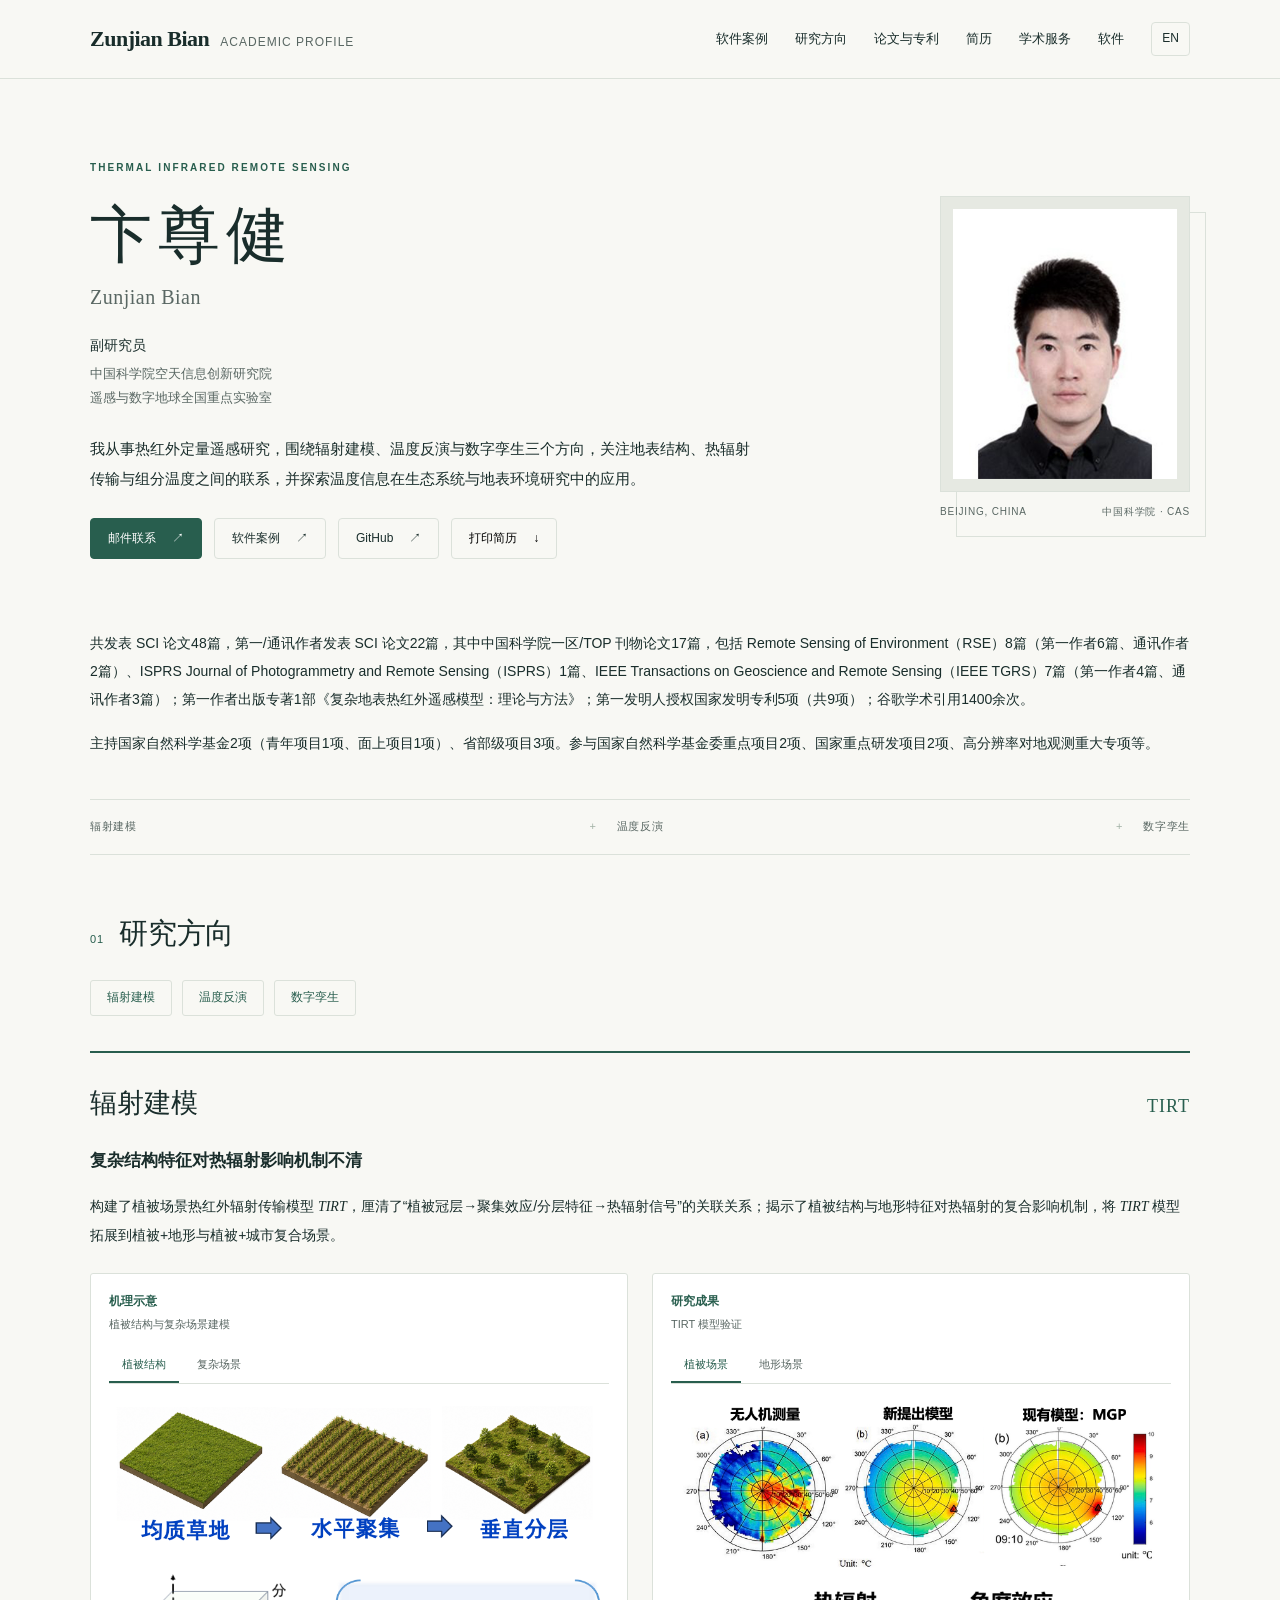
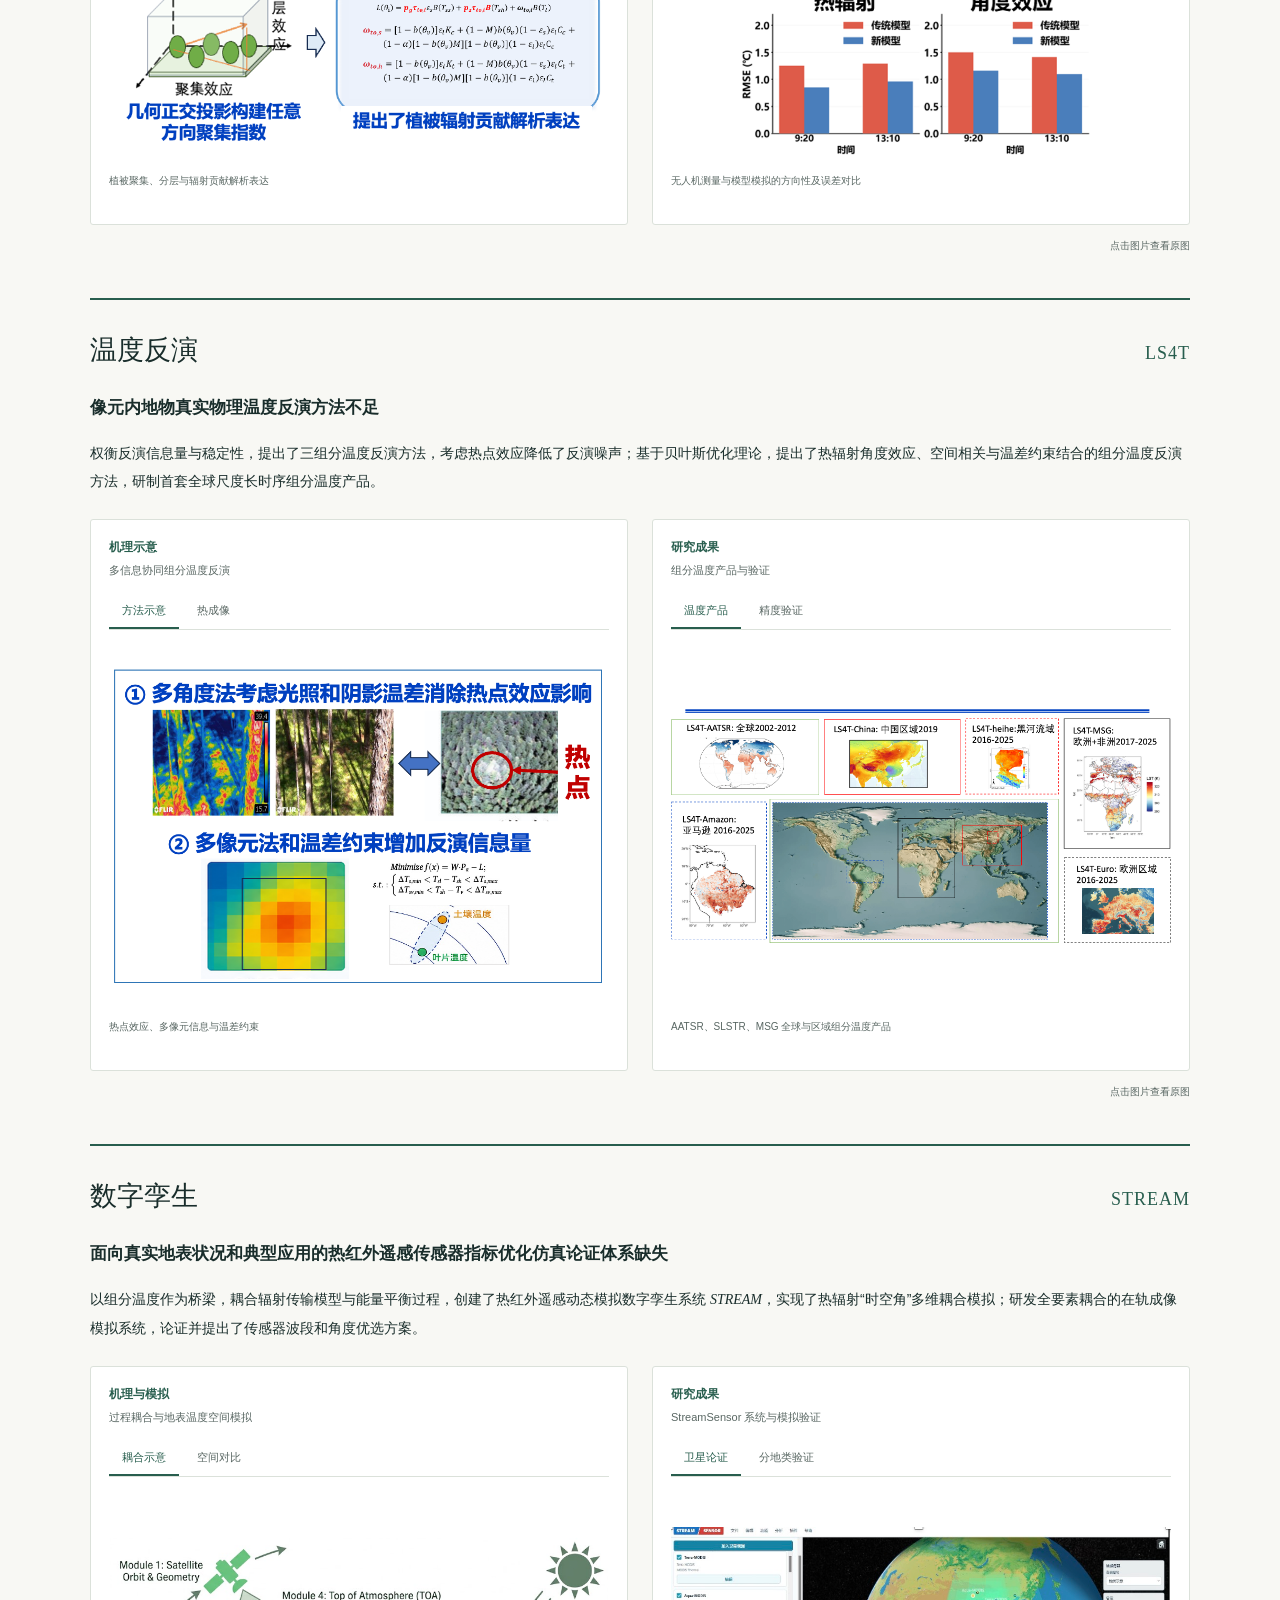
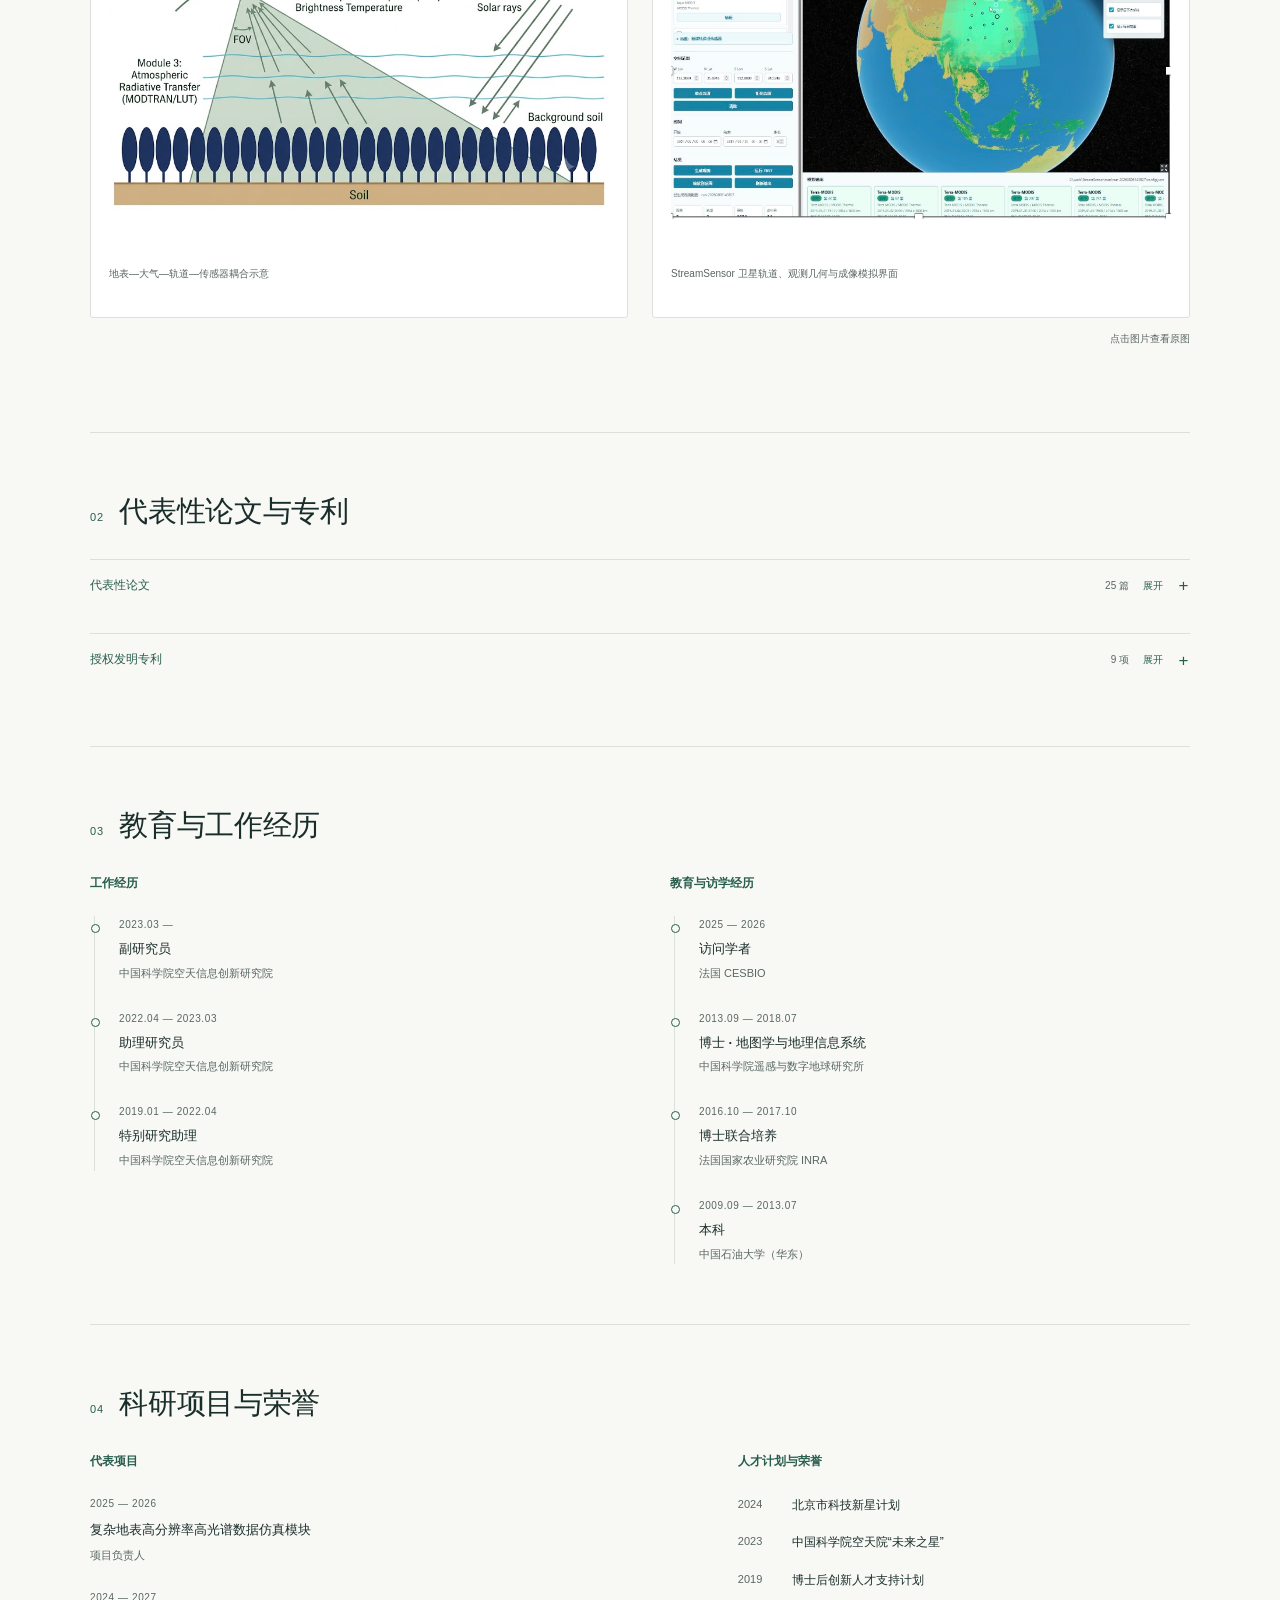
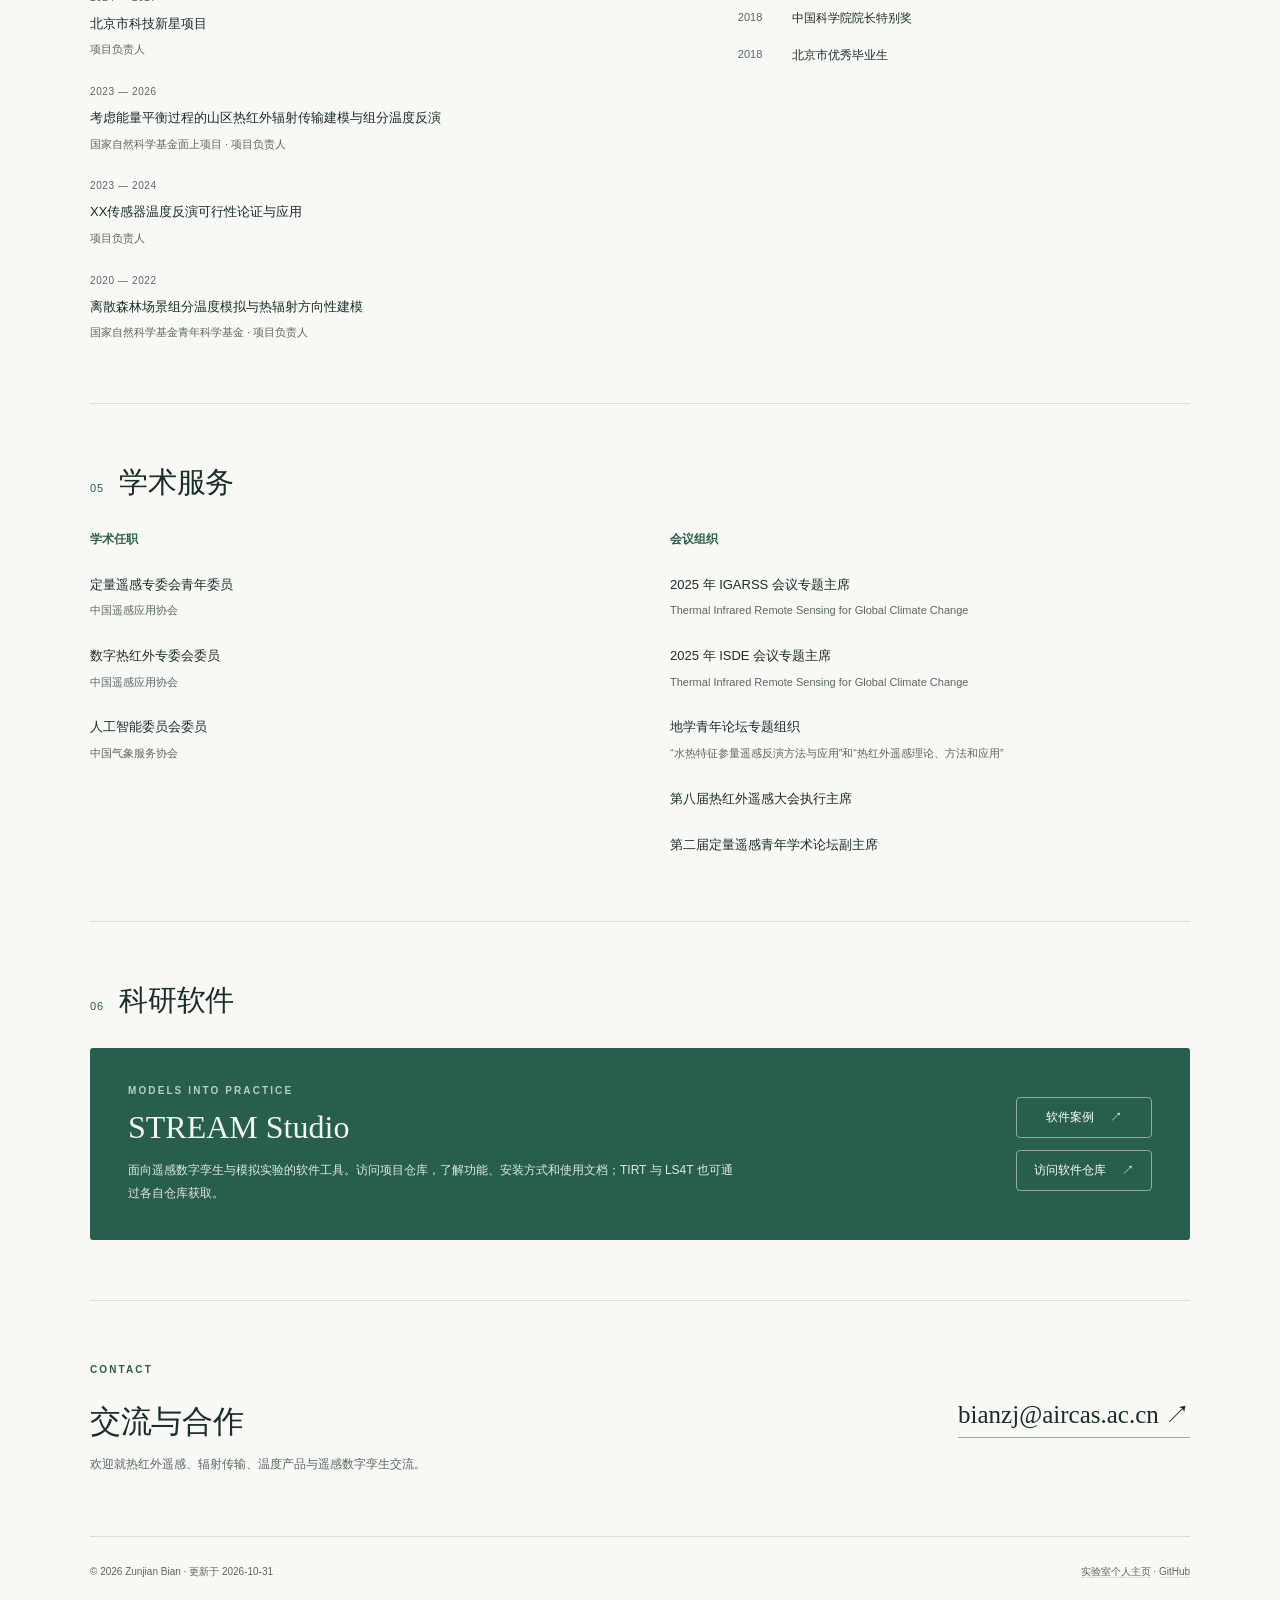
<file: index.html>
<!doctype html>
<html lang="zh-CN">
<head>
<meta charset="utf-8">
<meta name="viewport" content="width=device-width, initial-scale=1">
<meta name="description" content="卞尊健 Zunjian Bian，中国科学院空天信息创新研究院副研究员。研究方向：辐射建模、温度反演与数字孪生。TIRT · LS4T · STREAM Studio.">
<meta name="theme-color" content="#285e4e">
<meta property="og:type" content="profile">
<meta property="og:title" content="卞尊健 Zunjian Bian | 热红外遥感">
<meta property="og:description" content="Radiative transfer modeling · Temperature retrieval · Digital twins">
<meta property="og:url" content="https://bianzj.github.io/">
<link rel="canonical" href="https://bianzj.github.io/">
<link rel="icon" type="image/svg+xml" href="assets/favicon.svg">
<link rel="stylesheet" href="assets/site.css">
<script defer src="assets/site.js"></script>
<title>卞尊健 | 热红外遥感</title>
</head>
<body>
<a class="skip" href="#main"><span class="zh">跳到正文</span><span class="en" lang="en">Skip to content</span></a>
<header class="header"><div class="wrap nav">
<a class="brand" href="#main">Zunjian Bian<span>ACADEMIC PROFILE</span></a>
<nav class="nav-links" aria-label="Main navigation">
<a class="desktop-link" href="stream.html"><span class="zh">软件案例</span><span class="en" lang="en">Software cases</span></a>
<a href="#research"><span class="zh">研究方向</span><span class="en" lang="en">Research</span></a>
<a class="desktop-link" href="#publications"><span class="zh">论文与专利</span><span class="en" lang="en">Publications</span></a>
<a href="#cv"><span class="zh">简历</span><span class="en" lang="en">CV</span></a>
<a class="desktop-link" href="#service"><span class="zh">学术服务</span><span class="en" lang="en">Service</span></a>
<a class="desktop-link" href="#software"><span class="zh">软件</span><span class="en" lang="en">Software</span></a>
<button type="button" class="language" id="language-toggle" aria-label="Switch to English">EN</button>
</nav></div></header>
<main id="main" class="wrap">
<section class="hero" aria-labelledby="name">
<div class="hero-copy">
<span class="eyebrow">THERMAL INFRARED REMOTE SENSING</span>
<h1 id="name"><span class="zh">卞尊健</span><span class="en" lang="en">Zunjian Bian</span></h1>
<div class="roman"><span class="zh">Zunjian Bian</span><span class="en" lang="en">卞尊健</span></div>
<div class="role"><span class="zh">副研究员</span><span class="en" lang="en">Associate Professor</span></div>
<div class="affiliation"><span class="zh">中国科学院空天信息创新研究院</span><span class="en" lang="en">Aerospace Information Research Institute, Chinese Academy of Sciences</span><br><span class="zh">遥感与数字地球全国重点实验室</span><span class="en" lang="en">State Key Laboratory of Remote Sensing and Digital Earth</span></div>
<p class="intro"><span class="zh">我从事热红外定量遥感研究，围绕辐射建模、温度反演与数字孪生三个方向，关注地表结构、热辐射传输与组分温度之间的联系，并探索温度信息在生态系统与地表环境研究中的应用。</span><span class="en" lang="en">I study thermal infrared remote sensing in three areas: radiative transfer modeling, temperature retrieval, and digital twins. My research focuses on the relationships between surface structure, radiative transfer, and component temperatures, and explores applications of temperature information to ecosystems and the land surface environment.</span></p>
<div class="actions">
<a class="button primary" href="mailto:bianzj@aircas.ac.cn"><span class="zh">邮件联系</span><span class="en" lang="en">Get in touch</span><span aria-hidden="true">↗</span></a>
<a class="button" href="stream.html"><span class="zh">软件案例</span><span class="en" lang="en">Software cases</span><span aria-hidden="true">↗</span></a>
<a class="button" href="https://github.com/bianzj">GitHub<span aria-hidden="true">↗</span></a>
<button class="button" type="button" id="print-cv"><span class="zh">打印简历</span><span class="en" lang="en">Print CV</span><span aria-hidden="true">↓</span></button>
</div>
<p class="print-only">bianzj@aircas.ac.cn · https://bianzj.github.io/ · https://github.com/bianzj</p>
</div>
<figure class="portrait"><div class="portrait-frame"><img src="assets/portrait.jpg" alt="卞尊健 Zunjian Bian" width="420" height="540" fetchpriority="high"></div><figcaption><span>BEIJING, CHINA</span><span>中国科学院 · CAS</span></figcaption></figure>
</section>
<div class="profile-overview" id="achievements"><p><span class="zh">共发表 SCI 论文48篇，第一/通讯作者发表 SCI 论文22篇，其中中国科学院一区/TOP 刊物论文17篇，包括 Remote Sensing of Environment（RSE）8篇（第一作者6篇、通讯作者2篇）、ISPRS Journal of Photogrammetry and Remote Sensing（ISPRS）1篇、IEEE Transactions on Geoscience and Remote Sensing（IEEE TGRS）7篇（第一作者4篇、通讯作者3篇）；第一作者出版专著1部《复杂地表热红外遥感模型：理论与方法》；第一发明人授权国家发明专利5项（共9项）；谷歌学术引用1400余次。</span><span class="en" lang="en">Published 48 SCI-indexed papers, including 22 as first or corresponding author. Of these, 17 appeared in journals classified as Q1 or TOP by the Chinese Academy of Sciences, including 8 in Remote Sensing of Environment (RSE; 6 as first author and 2 as corresponding author), 1 in ISPRS Journal of Photogrammetry and Remote Sensing, and 7 in IEEE Transactions on Geoscience and Remote Sensing (IEEE TGRS; 4 as first author and 3 as corresponding author). Published one monograph as first author, Thermal Infrared Remote Sensing Models for Complex Land Surfaces: Theory and Methods. Holds 9 granted Chinese invention patents, including 5 as first inventor, and has over 1,400 citations on Google Scholar.</span></p><p><span class="zh">主持国家自然科学基金2项（青年项目1项、面上项目1项）、省部级项目3项。参与国家自然科学基金委重点项目2项、国家重点研发项目2项、高分辨率对地观测重大专项等。</span><span class="en" lang="en">Served as principal investigator on 2 National Natural Science Foundation of China (NSFC) projects (1 Young Scientists Fund project and 1 General Program project) and 3 provincial or ministerial projects. Participated in 2 NSFC Key Program projects, 2 National Key R&amp;D Program projects, and projects under the major program for high-resolution Earth observation, among others.</span></p></div>
<div class="topic-line" aria-label="Research interests"><span><span class="zh">辐射建模</span><span class="en" lang="en">RADIATIVE TRANSFER MODELING</span></span><span><span class="zh">温度反演</span><span class="en" lang="en">TEMPERATURE RETRIEVAL</span></span><span><span class="zh">数字孪生</span><span class="en" lang="en">DIGITAL TWINS</span></span></div>
<section class="section" id="research">
<div class="section-head"><div class="section-label"><span class="section-no">01</span><h2><span class="zh">研究方向</span><span class="en" lang="en">Research</span></h2></div></div>
<nav class="research-nav" aria-label="Research areas"><a href="#research-modeling"><span class="zh">辐射建模</span><span class="en" lang="en">Radiative transfer modeling</span></a><a href="#research-retrieval"><span class="zh">温度反演</span><span class="en" lang="en">Temperature retrieval</span></a><a href="#research-twins"><span class="zh">数字孪生</span><span class="en" lang="en">Digital twins</span></a></nav>
<section class="research-group" id="research-modeling" aria-labelledby="title-modeling">
<div class="research-group-heading"><h3 id="title-modeling"><span class="zh">辐射建模</span><span class="en" lang="en">Radiative transfer modeling</span></h3><a class="method-name" href="https://github.com/bianzj/tirt">TIRT</a></div>
<p class="research-question"><strong><span class="zh">复杂结构特征对热辐射影响机制不清</span><span class="en" lang="en">The mechanisms by which complex surface structures affect thermal radiation remain unclear</span></strong></p>
<div class="research-overview"><p class="research-summary"><span class="zh">构建了植被场景热红外辐射传输模型 <em>TIRT</em>，厘清了“植被冠层→聚集效应/分层特征→热辐射信号”的关联关系；揭示了植被结构与地形特征对热辐射的复合影响机制，将 <em>TIRT</em> 模型拓展到植被+地形与植被+城市复合场景。</span><span class="en" lang="en">Developed <em>TIRT</em>, a thermal infrared radiative transfer model for vegetation scenes, and clarified the links among vegetation canopies, clumping effects and stratification, and thermal radiation signals. Revealed the combined effects of vegetation structure and terrain on thermal radiation, and extended <em>TIRT</em> to coupled vegetation–terrain and vegetation–urban scenes.</span></p></div>
<div class="research-visuals"><figure class="research-visual schematic"><figcaption><span class="zh">机理示意</span><span class="en" lang="en">Method schematic</span><span><span class="zh">植被结构与复杂场景建模</span><span class="en" lang="en">Modeling vegetation structure and complex scenes</span></span></figcaption><div class="visual-image"><div class="result-gallery" data-gallery><div class="result-tabs" role="tablist" aria-label="Radiative transfer modeling methods"><button type="button" role="tab" id="tab-modeling-method-vegetation" aria-controls="result-modeling-method-vegetation" aria-selected="true" tabindex="0"><span class="zh">植被结构</span><span class="en" lang="en">Vegetation</span></button><button type="button" role="tab" id="tab-modeling-method-terrain" aria-controls="result-modeling-method-terrain" aria-selected="false" tabindex="-1"><span class="zh">复杂场景</span><span class="en" lang="en">Complex scenes</span></button></div><div class="result-panel" id="result-modeling-method-vegetation" role="tabpanel" aria-labelledby="tab-modeling-method-vegetation"><a class="research-image-link" href="assets/research/modeling-vegetation-schematic.png" target="_blank" rel="noopener" aria-label="Vegetation clumping, stratification and analytical radiation contributions"><img src="assets/research/modeling-vegetation-schematic.png" alt="植被聚集、分层与辐射贡献解析表达 / Vegetation clumping, stratification and analytical radiation contributions" width="802" height="560" loading="lazy"></a><p class="image-caption"><span class="zh">植被聚集、分层与辐射贡献解析表达</span><span class="en" lang="en">Vegetation clumping, stratification and analytical radiation contributions</span></p></div><div class="result-panel" id="result-modeling-method-terrain" role="tabpanel" aria-labelledby="tab-modeling-method-terrain"><a class="research-image-link" href="assets/research/modeling-schematic.png" target="_blank" rel="noopener" aria-label="Scale decomposition of terrain and forest in complex scenes"><img src="assets/research/modeling-schematic.png" alt="复杂场景的地形与森林尺度嵌套分解 / Scale decomposition of terrain and forest in complex scenes" width="810" height="594" loading="lazy"></a><p class="image-caption"><span class="zh">复杂场景的地形与森林尺度嵌套分解</span><span class="en" lang="en">Scale decomposition of terrain and forest in complex scenes</span></p></div></div></div></figure><figure class="research-visual result"><figcaption><span class="zh">研究成果</span><span class="en" lang="en">Research results</span><span><span class="zh">TIRT 模型验证</span><span class="en" lang="en">TIRT model evaluation</span></span></figcaption><div class="visual-image"><div class="result-gallery" data-gallery>
<div class="result-tabs" role="tablist" aria-label="Model evaluation">
<button type="button" role="tab" id="tab-vegetation" aria-controls="result-vegetation" aria-selected="true" tabindex="0"><span class="zh">植被场景</span><span class="en" lang="en">Vegetation</span></button>
<button type="button" role="tab" id="tab-terrain" aria-controls="result-terrain" aria-selected="false" tabindex="-1"><span class="zh">地形场景</span><span class="en" lang="en">Terrain</span></button></div>
<div class="result-panel" id="result-vegetation" role="tabpanel" aria-labelledby="tab-vegetation"><a class="research-image-link" href="assets/research/modeling-validation.png" target="_blank" rel="noopener" aria-label="Comparison of UAV measurements, the new model and MGP"><img src="assets/research/modeling-validation.png" alt="无人机测量、新模型与 MGP 模型对比 / Comparison of UAV measurements, the new model and MGP" width="758" height="568" loading="lazy"></a><p class="image-caption"><span class="zh">无人机测量与模型模拟的方向性及误差对比</span><span class="en" lang="en">Directional patterns and errors: UAV measurements and model simulations</span></p></div>
<div class="result-panel" id="result-terrain" role="tabpanel" aria-labelledby="tab-terrain">
<a class="research-image-link" href="assets/research/modeling-terrain-validation.png" target="_blank" rel="noopener" aria-label="Model errors over valley, ridge and peak scenes"><img src="assets/research/modeling-terrain-validation.png" alt="山谷、山脊和山峰场景的模型误差对比 / Model errors over valley, ridge and peak scenes" width="688" height="474" loading="lazy"></a>
<p class="image-caption"><span class="zh">山谷、山脊、山峰场景的方向温度模拟误差对比</span><span class="en" lang="en">Directional temperature simulation errors over valley, ridge and peak scenes</span></p></div></div></div></figure><p class="image-hint"><span class="zh">点击图片查看原图</span><span class="en" lang="en">Select an image to view the original</span></p></div>

</section><section class="research-group" id="research-retrieval" aria-labelledby="title-retrieval">
<div class="research-group-heading"><h3 id="title-retrieval"><span class="zh">温度反演</span><span class="en" lang="en">Temperature retrieval</span></h3><a class="method-name" href="https://github.com/bianzj/ls4t">LS4T</a></div>
<p class="research-question"><strong><span class="zh">像元内地物真实物理温度反演方法不足</span><span class="en" lang="en">Methods for retrieving the true physical temperatures of surface components within a pixel remain insufficient.</span></strong></p>
<div class="research-overview"><p class="research-summary"><span class="zh">权衡反演信息量与稳定性，提出了三组分温度反演方法，考虑热点效应降低了反演噪声；基于贝叶斯优化理论，提出了热辐射角度效应、空间相关与温差约束结合的组分温度反演方法，研制首套全球尺度长时序组分温度产品。</span><span class="en" lang="en">Balanced retrieval information and stability to develop a three-component temperature retrieval method, incorporating hotspot effects to reduce retrieval noise. Based on Bayesian optimization, developed a component temperature retrieval method that combines thermal radiation angular effects, spatial correlation, and temperature difference constraints, and produced the first global component temperature product with a long time series.</span></p></div>
<div class="research-visuals"><figure class="research-visual schematic"><figcaption><span class="zh">机理示意</span><span class="en" lang="en">Method schematic</span><span><span class="zh">多信息协同组分温度反演</span><span class="en" lang="en">Component temperature retrieval with combined information</span></span></figcaption><div class="visual-image"><div class="result-gallery" data-gallery><div class="result-tabs" role="tablist" aria-label="Retrieval methods and observations"><button type="button" role="tab" id="tab-retrieval-method-overview" aria-controls="result-retrieval-method-overview" aria-selected="true" tabindex="0"><span class="zh">方法示意</span><span class="en" lang="en">Method</span></button><button type="button" role="tab" id="tab-retrieval-method-thermal" aria-controls="result-retrieval-method-thermal" aria-selected="false" tabindex="-1"><span class="zh">热成像</span><span class="en" lang="en">Thermal image</span></button></div><div class="result-panel" id="result-retrieval-method-overview" role="tabpanel" aria-labelledby="tab-retrieval-method-overview"><a class="research-image-link" href="assets/research/retrieval-schematic.png" target="_blank" rel="noopener" aria-label="Hotspot effects, multipixel information and temperature difference constraints"><img src="assets/research/retrieval-schematic.png" alt="热点效应、多像元信息与温差约束 / Hotspot effects, multipixel information and temperature difference constraints" width="954" height="600" loading="lazy"></a><p class="image-caption"><span class="zh">热点效应、多像元信息与温差约束</span><span class="en" lang="en">Hotspot effects, multipixel information and temperature difference constraints</span></p></div><div class="result-panel" id="result-retrieval-method-thermal" role="tabpanel" aria-labelledby="tab-retrieval-method-thermal"><a class="research-image-link" href="assets/research/retrieval-thermal-observation.png" target="_blank" rel="noopener" aria-label="Surface thermal imagery and angular variations in thermal radiation"><img src="assets/research/retrieval-thermal-observation.png" alt="地表热成像与热辐射角度变化示例 / Surface thermal imagery and angular variations in thermal radiation" width="758" height="570" loading="lazy"></a><p class="image-caption"><span class="zh">地表热成像与热辐射角度变化示例</span><span class="en" lang="en">Surface thermal imagery and angular variations in thermal radiation</span></p></div></div></div></figure><figure class="research-visual result"><figcaption><span class="zh">研究成果</span><span class="en" lang="en">Research results</span><span><span class="zh">组分温度产品与验证</span><span class="en" lang="en">Component temperature products and evaluation</span></span></figcaption><div class="visual-image"><div class="result-gallery" data-gallery><div class="result-tabs" role="tablist" aria-label="Temperature products and evaluation"><button type="button" role="tab" id="tab-retrieval-result-products" aria-controls="result-retrieval-result-products" aria-selected="true" tabindex="0"><span class="zh">温度产品</span><span class="en" lang="en">Products</span></button><button type="button" role="tab" id="tab-retrieval-result-validation" aria-controls="result-retrieval-result-validation" aria-selected="false" tabindex="-1"><span class="zh">精度验证</span><span class="en" lang="en">Evaluation</span></button></div><div class="result-panel" id="result-retrieval-result-products" role="tabpanel" aria-labelledby="tab-retrieval-result-products"><a class="research-image-link" href="assets/research/retrieval-products.png" target="_blank" rel="noopener" aria-label="Global and regional component temperature products from AATSR, SLSTR and MSG"><img src="assets/research/retrieval-products.png" alt="AATSR、SLSTR、MSG 全球与区域组分温度产品 / Global and regional component temperature products from AATSR, SLSTR and MSG" width="1890" height="886" loading="lazy"></a><p class="image-caption"><span class="zh">AATSR、SLSTR、MSG 全球与区域组分温度产品</span><span class="en" lang="en">Global and regional component temperature products from AATSR, SLSTR and MSG</span></p></div><div class="result-panel" id="result-retrieval-result-validation" role="tabpanel" aria-labelledby="tab-retrieval-result-validation"><a class="research-image-link" href="assets/research/retrieval-component-validation.png" target="_blank" rel="noopener" aria-label="Evaluation of soil and vegetation component temperatures and comparison with mean temperatures"><img src="assets/research/retrieval-component-validation.png" alt="土壤与植被组分温度验证及与平均温度的对比 / Evaluation of soil and vegetation component temperatures and comparison with mean temperatures" width="596" height="564" loading="lazy"></a><p class="image-caption"><span class="zh">土壤与植被组分温度验证及与平均温度的对比</span><span class="en" lang="en">Evaluation of soil and vegetation component temperatures and comparison with mean temperatures</span></p></div></div></div></figure><p class="image-hint"><span class="zh">点击图片查看原图</span><span class="en" lang="en">Select an image to view the original</span></p></div>

</section><section class="research-group" id="research-twins" aria-labelledby="title-twins">
<div class="research-group-heading"><h3 id="title-twins"><span class="zh">数字孪生</span><span class="en" lang="en">Digital twins</span></h3><a class="method-name" href="https://github.com/bianzj/streamstudio">STREAM</a></div>
<p class="research-question"><strong><span class="zh">面向真实地表状况和典型应用的热红外遥感传感器指标优化仿真论证体系缺失</span><span class="en" lang="en">A simulation framework for optimizing and assessing thermal infrared remote sensing sensor specifications under real surface conditions and representative applications is lacking.</span></strong></p>
<div class="research-overview"><p class="research-summary"><span class="zh">以组分温度作为桥梁，耦合辐射传输模型与能量平衡过程，创建了热红外遥感动态模拟数字孪生系统 <em>STREAM</em>，实现了热辐射“时空角”多维耦合模拟；研发全要素耦合的在轨成像模拟系统，论证并提出了传感器波段和角度优选方案。</span><span class="en" lang="en">Used component temperatures to link radiative transfer models with energy balance processes, creating <em>STREAM</em>, a digital twin system for dynamic thermal infrared remote sensing simulation that couples temporal, spatial, and angular variations in thermal radiation. Developed a fully coupled system for simulating satellite imaging in orbit, and evaluated and proposed preferred sensor spectral bands and viewing angles.</span></p></div>
<div class="research-visuals"><figure class="research-visual schematic"><figcaption><span class="zh">机理与模拟</span><span class="en" lang="en">Model &amp; simulation</span><span><span class="zh">过程耦合与地表温度空间模拟</span><span class="en" lang="en">Process coupling and spatial simulation of land surface temperature</span></span></figcaption><div class="visual-image"><div class="result-gallery" data-gallery><div class="result-tabs" role="tablist" aria-label="Digital twin processes and spatial simulation"><button type="button" role="tab" id="tab-twins-method-process" aria-controls="result-twins-method-process" aria-selected="true" tabindex="0"><span class="zh">耦合示意</span><span class="en" lang="en">Coupled processes</span></button><button type="button" role="tab" id="tab-twins-method-landsat" aria-controls="result-twins-method-landsat" aria-selected="false" tabindex="-1"><span class="zh">空间对比</span><span class="en" lang="en">Spatial comparison</span></button></div><div class="result-panel" id="result-twins-method-process" role="tabpanel" aria-labelledby="tab-twins-method-process"><a class="research-image-link" href="assets/research/twins-schematic.png" target="_blank" rel="noopener" aria-label="Coupled surface, atmosphere, orbit and sensor processes"><img src="assets/research/twins-schematic.png" alt="地表—大气—轨道—传感器耦合示意 / Coupled surface, atmosphere, orbit and sensor processes" width="858" height="468" loading="lazy"></a><p class="image-caption"><span class="zh">地表—大气—轨道—传感器耦合示意</span><span class="en" lang="en">Coupled surface, atmosphere, orbit and sensor processes</span></p></div><div class="result-panel" id="result-twins-method-landsat" role="tabpanel" aria-labelledby="tab-twins-method-landsat"><a class="research-image-link" href="assets/research/twins-landsat-comparison.png" target="_blank" rel="noopener" aria-label="Spatial comparison of Landsat and STREAM land surface temperatures"><img src="assets/research/twins-landsat-comparison.png" alt="Landsat 与 STREAM 地表温度空间对比 / Spatial comparison of Landsat and STREAM land surface temperatures" width="654" height="346" loading="lazy"></a><p class="image-caption"><span class="zh">Landsat 与 STREAM 地表温度空间对比</span><span class="en" lang="en">Spatial comparison of Landsat and STREAM land surface temperatures</span></p></div></div></div></figure><figure class="research-visual result"><figcaption><span class="zh">研究成果</span><span class="en" lang="en">Research results</span><span><span class="zh">StreamSensor 系统与模拟验证</span><span class="en" lang="en">StreamSensor system and simulation evaluation</span></span></figcaption><div class="visual-image"><div class="result-gallery" data-gallery><div class="result-tabs" role="tablist" aria-label="Digital twin system and evaluation"><button type="button" role="tab" id="tab-twins-result-system" aria-controls="result-twins-result-system" aria-selected="true" tabindex="0"><span class="zh">卫星论证</span><span class="en" lang="en">Mission assessment</span></button><button type="button" role="tab" id="tab-twins-result-landcover" aria-controls="result-twins-result-landcover" aria-selected="false" tabindex="-1"><span class="zh">分地类验证</span><span class="en" lang="en">Land cover</span></button></div><div class="result-panel" id="result-twins-result-system" role="tabpanel" aria-labelledby="tab-twins-result-system"><a class="research-image-link" href="assets/research/streamsensor-system.png" target="_blank" rel="noopener" aria-label="StreamSensor satellite orbit, observation geometry and imaging simulation interface"><img src="assets/research/streamsensor-system.png" alt="StreamSensor 卫星轨道、观测几何与成像模拟界面 / StreamSensor satellite orbit, observation geometry and imaging simulation interface" width="940" height="550" loading="lazy"></a><p class="image-caption"><span class="zh">StreamSensor 卫星轨道、观测几何与成像模拟界面</span><span class="en" lang="en">StreamSensor satellite orbit, observation geometry and imaging simulation interface</span></p></div><div class="result-panel" id="result-twins-result-landcover" role="tabpanel" aria-labelledby="tab-twins-result-landcover"><a class="research-image-link" href="assets/research/twins-landcover-evaluation.png" target="_blank" rel="noopener" aria-label="Bias and RMSE of STREAM, ERA5 and GLDAS across land cover types"><img src="assets/research/twins-landcover-evaluation.png" alt="不同地类下 STREAM、ERA5 与 GLDAS 的 Bias 和 RMSE 对比 / Bias and RMSE of STREAM, ERA5 and GLDAS across land cover types" width="620" height="348" loading="lazy"></a><p class="image-caption"><span class="zh">不同地类下 STREAM、ERA5 与 GLDAS 的 Bias 和 RMSE 对比</span><span class="en" lang="en">Bias and RMSE of STREAM, ERA5 and GLDAS across land cover types</span></p></div></div></div></figure><p class="image-hint"><span class="zh">点击图片查看原图</span><span class="en" lang="en">Select an image to view the original</span></p></div>

</section>

</section>
<section class="section" id="publications">
<div class="section-head"><div class="section-label"><span class="section-no">02</span><h2><span class="zh">代表性论文与专利</span><span class="en" lang="en">Selected publications &amp; patents</span></h2></div></div>
<div class="publication-panels"><details class="paper-details"><summary class="group-paper-heading"><span><span class="zh">代表性论文</span><span class="en" lang="en">Selected publications</span></span><span class="paper-fold-meta"><span class="section-note"><span class="zh">25 篇</span><span class="en" lang="en">25 papers</span></span><span class="fold-label fold-closed"><span class="zh">展开</span><span class="en" lang="en">Show</span></span><span class="fold-label fold-open"><span class="zh">收起</span><span class="en" lang="en">Hide</span></span><span class="fold-icon" aria-hidden="true"></span></span></summary><div><article class="pub" data-category="twins"><div class="pub-year">2026</div><div><h4><a href="https://doi.org/10.1016/j.rse.2026.115635">A global system for monitoring radiative transfer and directional temperatures over heterogeneous surfaces</a></h4><div class="pub-authors">Zhong, S.; <strong>Bian, Z.</strong>; Roujean, J.-L.; Liu, Q.; Cheng, J.; Du, Y.; Li, H.; Wen, J.; Xiao, Q.</div><div class="pub-journal"><em>Remote Sensing of Environment</em> · 346, 115635</div></div><a class="pub-link" href="https://doi.org/10.1016/j.rse.2026.115635" aria-label="DOI: A global system for monitoring radiative transfer and directional temperatures over heterogeneous surfaces">↗</a></article><article class="pub" data-category="modeling"><div class="pub-year">2025</div><div><h4><a href="https://doi.org/10.1016/j.rse.2025.114887">A line-spread kernel function for angular anisotropy in row-dominated heterogeneous scenarios</a></h4><div class="pub-authors">Lu, Y.; <strong>Bian, Z.</strong>; Pinnepalli, C.; Roujean, J.-L.; Irvine, M.; Sang, X.; Luo, X.; Li, H.; Du, Y.; Cao, B.; Xiao, Q.</div><div class="pub-journal"><em>Remote Sensing of Environment</em> · 328, 114887</div></div><a class="pub-link" href="https://doi.org/10.1016/j.rse.2025.114887" aria-label="DOI: A line-spread kernel function for angular anisotropy in row-dominated heterogeneous scenarios">↗</a></article><article class="pub" data-category="twins"><div class="pub-year">2025</div><div><h4><a href="https://doi.org/10.1016/j.jag.2025.104763">STREAM: a system for tracing radiative transfer and energy balance in heterogeneous surfaces</a></h4><div class="pub-authors">Fan, T.; <strong>Bian, Z.</strong>; Roujean, J.-L.; Huang, H.; Li, H.; Bai, J.; Cao, B.; Du, Y.; Xiao, Q.; Liu, Q.</div><div class="pub-journal"><em>International Journal of Applied Earth Observation and Geoinformation</em> · 142, 104763</div></div><a class="pub-link" href="https://doi.org/10.1016/j.jag.2025.104763" aria-label="DOI: STREAM: a system for tracing radiative transfer and energy balance in heterogeneous surfaces">↗</a></article><article class="pub" data-category="retrieval"><div class="pub-year">2025</div><div><h4><a href="https://doi.org/10.1016/j.rse.2025.114794">Improved satellite-scale land surface temperature components retrieval with hotspot effect correction and temperature difference constraints</a></h4><div class="pub-authors">Lu, Y.; <strong>Bian, Z.</strong>; Roujean, J.-L.; Li, H.; Göttsche, F. M.; Huang, Y.; Fan, T.; Cao, B.; Du, Y.; Xiao, Q.</div><div class="pub-journal"><em>Remote Sensing of Environment</em> · 326, 114794</div></div><a class="pub-link" href="https://doi.org/10.1016/j.rse.2025.114794" aria-label="DOI: Improved satellite-scale land surface temperature components retrieval with hotspot effect correction and temperature difference constraints">↗</a></article><article class="pub" data-category="retrieval"><div class="pub-year">2025</div><div><h4><a href="https://doi.org/10.1109/TGRS.2025.3642823">Land Surface Temperature Retrieval Method From UAV Images Considering Heterogeneous Structure</a></h4><div class="pub-authors">Li, J.; <strong>Bian, Z.</strong>; Li, H.; Huang, H.; Cao, B.; Xiao, Q.</div><div class="pub-journal"><em>IEEE Transactions on Geoscience and Remote Sensing</em> · 63, 5010917</div></div><a class="pub-link" href="https://doi.org/10.1109/TGRS.2025.3642823" aria-label="DOI: Land Surface Temperature Retrieval Method From UAV Images Considering Heterogeneous Structure">↗</a></article><article class="pub" data-category="modeling"><div class="pub-year">2025</div><div><h4><a href="https://doi.org/10.1109/TGRS.2025.3530503">Evaluation of Three Modeling Frameworks of Thermal Infrared Radiative Transfer for Directional Anisotropies of Temperatures</a></h4><div class="pub-authors"><strong>Bian, Z.</strong>; Roujean, J. L.; Irvine, M.; Li, H.; Mo, F.; Chen, Y.; Cao, B.; Du, Y.; Xiao, Q.; Liu, Q.</div><div class="pub-journal"><em>IEEE Transactions on Geoscience and Remote Sensing</em> · 63, 5001315</div></div><a class="pub-link" href="https://doi.org/10.1109/TGRS.2025.3530503" aria-label="DOI: Evaluation of Three Modeling Frameworks of Thermal Infrared Radiative Transfer for Directional Anisotropies of Temperatures">↗</a></article><article class="pub" data-category="modeling"><div class="pub-year">2025</div><div><h4><a href="https://doi.org/10.1109/TGRS.2025.3606627">An Analytical Thermal Anisotropy Model Considering Roof Effect and Multiple Scattering in the Urban Canopy Over Sloping Terrain</a></h4><div class="pub-authors">Sang, X.; Luo, X.; <strong>Bian, Z.</strong>; Cao, B.; Zhu, P.; Peng, Y.; Fan, T.</div><div class="pub-journal"><em>IEEE Transactions on Geoscience and Remote Sensing</em> · 63, 5007917</div></div><a class="pub-link" href="https://doi.org/10.1109/TGRS.2025.3606627" aria-label="DOI: An Analytical Thermal Anisotropy Model Considering Roof Effect and Multiple Scattering in the Urban Canopy Over Sloping Terrain">↗</a></article><article class="pub" data-category="twins"><div class="pub-year">2024</div><div><h4><a href="https://doi.org/10.1016/j.rse.2024.114357">An integrated method for angular and temporal reconstruction of land surface temperatures</a></h4><div class="pub-authors"><strong>Bian, Z.</strong>; Zhong, S.; Roujean, J.-L.; Liu, X.; Duan, S.; Li, H.; Cao, B.; Li, R.; Du, Y.; Xiao, Q.; Liu, Q.</div><div class="pub-journal"><em>Remote Sensing of Environment</em> · 313, 114357</div></div><a class="pub-link" href="https://doi.org/10.1016/j.rse.2024.114357" aria-label="DOI: An integrated method for angular and temporal reconstruction of land surface temperatures">↗</a></article><article class="pub" data-category="modeling"><div class="pub-year">2024</div><div><h4><a href="https://doi.org/10.1016/j.rse.2023.113948">An analytical urban temperature model with building heterogeneity using geometric optical theory</a></h4><div class="pub-authors"><strong>Bian, Z.</strong>; Fan, T.; Roujean, J.-L.; Wang, D.; Irvine, M.; Wu, S.; Cao, B.; Li, H.; Du, Y.; Xiao, Q.; Liu, Q.</div><div class="pub-journal"><em>Remote Sensing of Environment</em> · 301, 113948</div></div><a class="pub-link" href="https://doi.org/10.1016/j.rse.2023.113948" aria-label="DOI: An analytical urban temperature model with building heterogeneity using geometric optical theory">↗</a></article><article class="pub" data-category="modeling"><div class="pub-year">2024</div><div><h4><a href="https://doi.org/10.34133/remotesensing.0226">Modeling the Topographic Effect on Directional Anisotropies of Land Surface Temperature from Thermal Remote Sensing</a></h4><div class="pub-authors">Fan, T.; Wen, J.; Jiao, Z.; <strong>Bian, Z.</strong>; Zhong, S.; Zhu, W.; Cao, B.; Li, H.; Du, Y.; Xiao, Q.; Liu, Q.</div><div class="pub-journal"><em>Journal of Remote Sensing</em> · 4, 0226</div></div><a class="pub-link" href="https://doi.org/10.34133/remotesensing.0226" aria-label="DOI: Modeling the Topographic Effect on Directional Anisotropies of Land Surface Temperature from Thermal Remote Sensing">↗</a></article><article class="pub" data-category="retrieval"><div class="pub-year">2024</div><div><h4><a href="https://doi.org/10.1109/TGRS.2024.3398067">A Consistency Analysis of Land Surface Temperatures Retrieved From Several Polar-Orbiting Satellite Observations</a></h4><div class="pub-authors">Zhong, S.; Li, H.; <strong>Bian, Z.</strong>; Liu, Q.; Du, Y.; Cao, B.; Xiao, Q.</div><div class="pub-journal"><em>IEEE Transactions on Geoscience and Remote Sensing</em> · 62, 5004116</div></div><a class="pub-link" href="https://doi.org/10.1109/TGRS.2024.3398067" aria-label="DOI: A Consistency Analysis of Land Surface Temperatures Retrieved From Several Polar-Orbiting Satellite Observations">↗</a></article><article class="pub" data-category="retrieval"><div class="pub-year">2023</div><div><h4><a href="https://doi.org/10.1016/j.rse.2022.113330">An angular normalization method for temperature vegetation dryness index (TVDI) in monitoring agricultural drought</a></h4><div class="pub-authors"><strong>Bian, Z.</strong>; Roujean, J.; Fan, T.; Dong, Y.; Hu, T.; Cao, B.; Li, H.; Du, Y.; Xiao, Q.; Liu, Q.</div><div class="pub-journal"><em>Remote Sensing of Environment</em> · 284, 113330</div></div><a class="pub-link" href="https://doi.org/10.1016/j.rse.2022.113330" aria-label="DOI: An angular normalization method for temperature vegetation dryness index (TVDI) in monitoring agricultural drought">↗</a></article><article class="pub" data-category="twins"><div class="pub-year">2023</div><div><h4><a href="https://doi.org/10.11834/jrs.20232247"><span class="zh">关于遥感实验场数字孪生体构建的思考</span><span class="en" lang="en">Digital twin of remote sensing experiment field： Theory and key technology</span></a></h4><div class="pub-authors"><span class="zh">肖青；黄华国；<strong>卞尊健</strong>；漆建波；杜永明；李嘉昕；闻建光；谢东辉；柏军华；曹彪；宫宝昌；周翔；柳钦火</span><span class="en" lang="en">Xiao, Q.; Huang, H.; <strong>Bian, Z.</strong>; Qi, J.; Du, Y.; Li, J.; Wen, J.; Xie, D.; Bai, J.; Cao, B.; Gong, B.; Zhou, X.; Liu, Q.</span></div><div class="pub-journal"><em><span class="zh">遥感学报</span><span class="en" lang="en">National Remote Sensing Bulletin</span></em> · 27(3), 584-598</div></div><a class="pub-link" href="https://doi.org/10.11834/jrs.20232247" aria-label="DOI: Digital twin of remote sensing experiment field： Theory and key technology">↗</a></article><article class="pub" data-category="twins"><div class="pub-year">2022</div><div><h4><a href="https://doi.org/10.3390/rs14143385">Comparison between Physical and Empirical Methods for Simulating Surface Brightness Temperature Time Series</a></h4><div class="pub-authors"><strong>Bian, Z.</strong>; Lu, Y.; Du, Y.; Zhao, W.; Cao, B.; Hu, T.; Li, R.; Li, H.; Xiao, Q.; Liu, Q.</div><div class="pub-journal"><em>Remote Sensing</em> · 14(14), 3385</div></div><a class="pub-link" href="https://doi.org/10.3390/rs14143385" aria-label="DOI: Comparison between Physical and Empirical Methods for Simulating Surface Brightness Temperature Time Series">↗</a></article><article class="pub" data-category="modeling"><div class="pub-year">2022</div><div><h4><a href="https://doi.org/10.1016/j.rse.2021.112749">A TIR forest reflectance and transmittance (FRT) model for directional temperatures with structural and thermal stratification</a></h4><div class="pub-authors"><strong>Bian, Z.</strong>; Wu, S.; Roujean, J.-L.; Cao, B.; Li, H.; Yin, G.; Du, Y.; Xiao, Q.; Liu, Q.</div><div class="pub-journal"><em>Remote Sensing of Environment</em> · 268, 112749</div></div><a class="pub-link" href="https://doi.org/10.1016/j.rse.2021.112749" aria-label="DOI: A TIR forest reflectance and transmittance (FRT) model for directional temperatures with structural and thermal stratification">↗</a></article><article class="pub" data-category="twins"><div class="pub-year">2022</div><div><h4><a href="https://doi.org/10.1109/LGRS.2022.3206312">A GPU-Based Solution for Ray Tracing 3-D Radiative Transfer Model for Optical and Thermal Images</a></h4><div class="pub-authors"><strong>Bian, Z.</strong>; Qi, J.; Gastellu-Etchegorry, J. P.; Roujean, J. L.; Cao, B.; Li, H.; Du, Y.; Xiao, Q.; Liu, Q.</div><div class="pub-journal"><em>IEEE Geoscience and Remote Sensing Letters</em> · 19, 2507005</div></div><a class="pub-link" href="https://doi.org/10.1109/LGRS.2022.3206312" aria-label="DOI: A GPU-Based Solution for Ray Tracing 3-D Radiative Transfer Model for Optical and Thermal Images">↗</a></article><article class="pub" data-category="modeling"><div class="pub-year">2021</div><div><h4><a href="https://doi.org/10.1109/TGRS.2020.3011157">The Effects of Tree Trunks on the Directional Emissivity and Brightness Temperatures of a Leaf-Off Forest Using a Geometric Optical Model</a></h4><div class="pub-authors"><strong>Bian, Z.</strong>; Cao, B.; Li, H.; Du, Y.; Fan, W.; Xiao, Q.; Liu, Q.</div><div class="pub-journal"><em>IEEE Transactions on Geoscience and Remote Sensing</em> · 59(6), 5370-5386</div></div><a class="pub-link" href="https://doi.org/10.1109/TGRS.2020.3011157" aria-label="DOI: The Effects of Tree Trunks on the Directional Emissivity and Brightness Temperatures of a Leaf-Off Forest Using a Geometric Optical Model">↗</a></article><article class="pub" data-category="modeling"><div class="pub-year">2021</div><div><h4><a href="https://doi.org/10.1016/j.rse.2020.112150">Modeling the directional anisotropy of fine-scale TIR emissions over tree and crop canopies based on UAV measurements</a></h4><div class="pub-authors"><strong>Bian, Z.</strong>; Roujean, J.-L.; Cao, B.; Du, Y.; Li, H.; Gamet, P.; Fang, J.; Xiao, Q.; Liu, Q.</div><div class="pub-journal"><em>Remote Sensing of Environment</em> · 252, 112150</div></div><a class="pub-link" href="https://doi.org/10.1016/j.rse.2020.112150" aria-label="DOI: Modeling the directional anisotropy of fine-scale TIR emissions over tree and crop canopies based on UAV measurements">↗</a></article><article class="pub" data-category="twins"><div class="pub-year">2021</div><div><h4><a href="https://doi.org/10.11834/jrs.20219274"><span class="zh">光学遥感三维计算机模拟模型的研究进展与应用</span><span class="en" lang="en">A review on the development and application of three dimensional computer simulation mode of optical remote sensing</span></a></h4><div class="pub-authors"><span class="zh"><strong>卞尊健</strong>；漆建波；吴胜标；王雨生；刘守阳；徐保东；杜永明；曹彪；历华；黄华国；肖青；柳钦火</span><span class="en" lang="en"><strong>Bian, Z.</strong>; Qi, J.; Wu, S.; Wang, Y.; Liu, S.; Xu, B.; Du, Y.; Cao, B.; Li, H.; Huang, H.; Xiao, Q.; Liu, Q.</span></div><div class="pub-journal"><em><span class="zh">遥感学报</span><span class="en" lang="en">National Remote Sensing Bulletin</span></em> · 25(2), 559-576</div></div><a class="pub-link" href="https://doi.org/10.11834/jrs.20219274" aria-label="DOI: A review on the development and application of three dimensional computer simulation mode of optical remote sensing">↗</a></article><article class="pub" data-category="modeling"><div class="pub-year">2020</div><div><h4><a href="https://doi.org/10.1016/j.isprsjprs.2019.12.004">A semi-empirical approach for modeling the vegetation thermal infrared directional anisotropy of canopies based on using vegetation indices</a></h4><div class="pub-authors"><strong>Bian, Z.</strong>; Roujean, J.-L.; Lagouarde, J.-P.; Cao, B.; Li, H.; Du, Y.; Liu, Q.; Xiao, Q.; Liu, Q.</div><div class="pub-journal"><em>ISPRS Journal of Photogrammetry and Remote Sensing</em> · 160, 136-148</div></div><a class="pub-link" href="https://doi.org/10.1016/j.isprsjprs.2019.12.004" aria-label="DOI: A semi-empirical approach for modeling the vegetation thermal infrared directional anisotropy of canopies based on using vegetation indices">↗</a></article><article class="pub" data-category="retrieval"><div class="pub-year">2020</div><div><h4><a href="https://doi.org/10.1109/JSTARS.2020.3024190">Retrieving Soil and Vegetation Temperatures From Dual-Angle and Multipixel Satellite Observations</a></h4><div class="pub-authors"><strong>Bian, Z.</strong>; Li, H.; Göttsche, F. M.; Li, R.; Du, Y.; Ren, H.; Cao, B.; Xiao, Q.; Liu, Q.</div><div class="pub-journal"><em>IEEE Journal of Selected Topics in Applied Earth Observations and Remote Sensing</em> · 13, 5536-5549</div></div><a class="pub-link" href="https://doi.org/10.1109/JSTARS.2020.3024190" aria-label="DOI: Retrieving Soil and Vegetation Temperatures From Dual-Angle and Multipixel Satellite Observations">↗</a></article><article class="pub" data-category="twins"><div class="pub-year">2018</div><div><h4><a href="https://doi.org/10.3390/rs10050736">Modeling the Distributions of Brightness Temperatures of a Cropland Study Area Using a Model that Combines Fast Radiosity and Energy Budget Methods</a></h4><div class="pub-authors"><strong>Bian, Z.</strong>; Cao, B.; Li, H.; Du, Y.; Huang, H.; Xiao, Q.; Liu, Q.</div><div class="pub-journal"><em>Remote Sensing</em> · 10(5), 736</div></div><a class="pub-link" href="https://doi.org/10.3390/rs10050736" aria-label="DOI: Modeling the Distributions of Brightness Temperatures of a Cropland Study Area Using a Model that Combines Fast Radiosity and Energy Budget Methods">↗</a></article><article class="pub" data-category="modeling"><div class="pub-year">2018</div><div><h4><a href="https://doi.org/10.1016/j.rse.2018.03.010">An analytical four-component directional brightness temperature model for crop and forest canopies</a></h4><div class="pub-authors"><strong>Bian, Z.</strong>; Cao, B.; Li, H.; Du, Y.; Lagouarde, J.-P.; Xiao, Q.; Liu, Q.</div><div class="pub-journal"><em>Remote Sensing of Environment</em> · 209, 731-746</div></div><a class="pub-link" href="https://doi.org/10.1016/j.rse.2018.03.010" aria-label="DOI: An analytical four-component directional brightness temperature model for crop and forest canopies">↗</a></article><article class="pub" data-category="twins"><div class="pub-year">2017</div><div><h4><a href="https://doi.org/10.1109/TGRS.2017.2719098">Modeling the Temporal Variability of Thermal Emissions From Row-Planted Scenes Using a Radiosity and Energy Budget Method</a></h4><div class="pub-authors"><strong>Bian, Z.</strong>; Du, Y.; Li, H.; Cao, B.; Huang, H.; Xiao, Q.; Liu, Q.</div><div class="pub-journal"><em>IEEE Transactions on Geoscience and Remote Sensing</em> · 55(10), 6010-6026</div></div><a class="pub-link" href="https://doi.org/10.1109/TGRS.2017.2719098" aria-label="DOI: Modeling the Temporal Variability of Thermal Emissions From Row-Planted Scenes Using a Radiosity and Energy Budget Method">↗</a></article><article class="pub" data-category="retrieval"><div class="pub-year">2016</div><div><h4><a href="https://doi.org/10.1109/TGRS.2016.2547961">Retrieval of Leaf, Sunlit Soil, and Shaded Soil Component Temperatures Using Airborne Thermal Infrared Multiangle Observations</a></h4><div class="pub-authors"><strong>Bian, Z.</strong>; Xiao, Q.; Cao, B.; Du, Y.; Li, H.; Wang, H.; Liu, Q.; Liu, Q.</div><div class="pub-journal"><em>IEEE Transactions on Geoscience and Remote Sensing</em> · 54(8), 4660-4671</div></div><a class="pub-link" href="https://doi.org/10.1109/TGRS.2016.2547961" aria-label="DOI: Retrieval of Leaf, Sunlit Soil, and Shaded Soil Component Temperatures Using Airborne Thermal Infrared Multiangle Observations">↗</a></article></div></details><details class="paper-details"><summary class="group-paper-heading"><span><span class="zh">授权发明专利</span><span class="en" lang="en">Granted invention patents</span></span><span class="paper-fold-meta"><span class="section-note"><span class="zh">9 项</span><span class="en" lang="en">9 patents</span></span><span class="fold-label fold-closed"><span class="zh">展开</span><span class="en" lang="en">Show</span></span><span class="fold-label fold-open"><span class="zh">收起</span><span class="en" lang="en">Hide</span></span><span class="fold-icon" aria-hidden="true"></span></span></summary><div><article class="patent-item"><h4><span class="zh">地表温度产品的真实性检验方法、装置及电子设备</span><span class="en" lang="en">A method, apparatus and electronic device for validating land surface temperature products</span></h4><div class="patent-meta"><span>ZL202310303034.7</span><span><span class="zh">授权日期</span><span class="en" lang="en">Granted</span>: 2026-02-24</span><span><span class="zh">第3发明人</span><span class="en" lang="en">Inventor order: 3</span></span></div></article><article class="patent-item"><h4><span class="zh">一种三维复杂地表遥感光学特征反演方法及系统</span><span class="en" lang="en">A method and system for retrieving optical remote sensing characteristics of three-dimensional complex land surfaces</span></h4><div class="patent-meta"><span>ZL202110794684.7</span><span><span class="zh">授权日期</span><span class="en" lang="en">Granted</span>: 2023-12-29</span><span><span class="zh">第一发明人</span><span class="en" lang="en">First inventor</span></span></div></article><article class="patent-item"><h4><span class="zh">一种三维复杂地表叶面积指数反演方法及系统</span><span class="en" lang="en">A method and system for retrieving leaf area index of three-dimensional complex land surfaces</span></h4><div class="patent-meta"><span>ZL202110796019.1</span><span><span class="zh">授权日期</span><span class="en" lang="en">Granted</span>: 2023-12-29</span><span><span class="zh">第一发明人</span><span class="en" lang="en">First inventor</span></span></div></article><article class="patent-item"><h4><span class="zh">纠正静止卫星地表上行长波辐射产品热辐射方向性的方法</span><span class="en" lang="en">A method for correcting thermal radiation directionality in geostationary satellite surface upwelling longwave radiation products</span></h4><div class="patent-meta"><span>ZL202110096330.5</span><span><span class="zh">授权日期</span><span class="en" lang="en">Granted</span>: 2021-09-24</span><span><span class="zh">第4发明人</span><span class="en" lang="en">Inventor order: 4</span></span></div></article><article class="patent-item"><h4><span class="zh">基于辐射度的地表高分辨率光谱信息遥感反演方法</span><span class="en" lang="en">A radiance-based remote sensing method for retrieving high-resolution land surface spectral information</span></h4><div class="patent-meta"><span>ZL202110107797.5</span><span><span class="zh">授权日期</span><span class="en" lang="en">Granted</span>: 2021-09-24</span><span><span class="zh">第一发明人</span><span class="en" lang="en">First inventor</span></span></div></article><article class="patent-item"><h4><span class="zh">一种高精度的热辐射方向性半经验半物理模拟方法</span><span class="en" lang="en">A high-accuracy semi-empirical, semi-physical method for modeling thermal radiation directionality</span></h4><div class="patent-meta"><span>ZL202011096835.3</span><span><span class="zh">授权日期</span><span class="en" lang="en">Granted</span>: 2021-09-10</span><span><span class="zh">第3发明人</span><span class="en" lang="en">Inventor order: 3</span></span></div></article><article class="patent-item"><h4><span class="zh">一种小面元黑体扩束定标方法及系统</span><span class="en" lang="en">A method and system for expanded-beam calibration using a small-area blackbody</span></h4><div class="patent-meta"><span>ZL202011021682.6</span><span><span class="zh">授权日期</span><span class="en" lang="en">Granted</span>: 2021-06-15</span><span><span class="zh">第5发明人</span><span class="en" lang="en">Inventor order: 5</span></span></div></article><article class="patent-item"><h4><span class="zh">基于贝叶斯模型平均方法的地表组分温度多算法集成算法</span><span class="en" lang="en">A multi-algorithm ensemble method for land surface component temperature retrieval based on Bayesian model averaging</span></h4><div class="patent-meta"><span>ZL202011096827.9</span><span><span class="zh">授权日期</span><span class="en" lang="en">Granted</span>: 2021-05-11</span><span><span class="zh">第一发明人</span><span class="en" lang="en">First inventor</span></span></div></article><article class="patent-item"><h4><span class="zh">一种离散森林场景热红外辐射传输模拟方法</span><span class="en" lang="en">A method for simulating thermal infrared radiative transfer in discrete forest scenes</span></h4><div class="patent-meta"><span>ZL202011096826.4</span><span><span class="zh">授权日期</span><span class="en" lang="en">Granted</span>: 2021-04-27</span><span><span class="zh">第一发明人</span><span class="en" lang="en">First inventor</span></span></div></article></div></details></div>
</section>
<section class="section" id="cv">
<div class="section-head"><div class="section-label"><span class="section-no">03</span><h2><span class="zh">教育与工作经历</span><span class="en" lang="en">Experience &amp; education</span></h2></div></div>
<div class="cv-grid"><div><h3 class="subheading"><span class="zh">工作经历</span><span class="en" lang="en">Appointments</span></h3><div class="timeline"><article class="timeline-item"><div class="date">2023.03 —</div><h3><span class="zh">副研究员</span><span class="en" lang="en">Associate Professor</span></h3><div class="place"><span class="zh">中国科学院空天信息创新研究院</span><span class="en" lang="en">Aerospace Information Research Institute, CAS</span></div></article><article class="timeline-item"><div class="date">2022.04 — 2023.03</div><h3><span class="zh">助理研究员</span><span class="en" lang="en">Assistant Professor</span></h3><div class="place"><span class="zh">中国科学院空天信息创新研究院</span><span class="en" lang="en">Aerospace Information Research Institute, CAS</span></div></article><article class="timeline-item"><div class="date">2019.01 — 2022.04</div><h3><span class="zh">特别研究助理</span><span class="en" lang="en">Postdoctoral Researcher</span></h3><div class="place"><span class="zh">中国科学院空天信息创新研究院</span><span class="en" lang="en">Aerospace Information Research Institute, CAS</span></div></article></div></div><div><h3 class="subheading"><span class="zh">教育与访学经历</span><span class="en" lang="en">Education &amp; visiting appointments</span></h3><div class="timeline"><article class="timeline-item"><div class="date">2025 — 2026</div><h3><span class="zh">访问学者</span><span class="en" lang="en">Visiting Scholar</span></h3><div class="place"><span class="zh">法国 CESBIO</span><span class="en" lang="en">CESBIO, France</span></div></article><article class="timeline-item"><div class="date">2013.09 — 2018.07</div><h3><span class="zh">博士 · 地图学与地理信息系统</span><span class="en" lang="en">Ph.D. in Cartography and Geographical Information Systems</span></h3><div class="place"><span class="zh">中国科学院遥感与数字地球研究所</span><span class="en" lang="en">Institute of Remote Sensing and Digital Earth, CAS</span></div></article><article class="timeline-item"><div class="date">2016.10 — 2017.10</div><h3><span class="zh">博士联合培养</span><span class="en" lang="en">Visiting Ph.D. Researcher</span></h3><div class="place"><span class="zh">法国国家农业研究院 INRA</span><span class="en" lang="en">French National Institute for Agricultural Research (INRA)</span></div></article><article class="timeline-item"><div class="date">2009.09 — 2013.07</div><h3><span class="zh">本科</span><span class="en" lang="en">B.Sc.</span></h3><div class="place"><span class="zh">中国石油大学（华东）</span><span class="en" lang="en">China University of Petroleum (East China)</span></div></article></div></div></div>
</section>
<section class="section" id="projects">
<div class="section-head"><div class="section-label"><span class="section-no">04</span><h2><span class="zh">科研项目与荣誉</span><span class="en" lang="en">Projects &amp; recognition</span></h2></div></div>
<div class="lower-grid"><div><h3 class="subheading"><span class="zh">代表项目</span><span class="en" lang="en">Selected projects</span></h3><article class="project"><div class="date">2025 — 2026</div><h3><span class="zh">复杂地表高分辨率高光谱数据仿真模块</span><span class="en" lang="en">High-resolution hyperspectral data simulation module for complex land surfaces</span></h3><div class="place"><span class="zh">项目负责人</span><span class="en" lang="en">Principal Investigator</span></div></article><article class="project"><div class="date">2024 — 2027</div><h3><span class="zh">北京市科技新星项目</span><span class="en" lang="en">Beijing Science and Technology Rising Star Program</span></h3><div class="place"><span class="zh">项目负责人</span><span class="en" lang="en">Principal Investigator</span></div></article><article class="project"><div class="date">2023 — 2026</div><h3><span class="zh">考虑能量平衡过程的山区热红外辐射传输建模与组分温度反演</span><span class="en" lang="en">Thermal infrared radiative transfer modeling and component temperature retrieval in mountainous areas considering energy balance</span></h3><div class="place"><span class="zh">国家自然科学基金面上项目 · 项目负责人</span><span class="en" lang="en">NSFC General Program · Principal Investigator</span></div></article><article class="project"><div class="date">2023 — 2024</div><h3><span class="zh">XX传感器温度反演可行性论证与应用</span><span class="en" lang="en">Feasibility assessment and applications of temperature retrieval for the XX sensor</span></h3><div class="place"><span class="zh">项目负责人</span><span class="en" lang="en">Principal Investigator</span></div></article><article class="project"><div class="date">2020 — 2022</div><h3><span class="zh">离散森林场景组分温度模拟与热辐射方向性建模</span><span class="en" lang="en">Component temperature simulation and thermal radiation anisotropy modeling in sparse forests</span></h3><div class="place"><span class="zh">国家自然科学基金青年科学基金 · 项目负责人</span><span class="en" lang="en">NSFC Young Scientists Fund · Principal Investigator</span></div></article></div><div><h3 class="subheading"><span class="zh">人才计划与荣誉</span><span class="en" lang="en">Programs &amp; honors</span></h3><div class="honor"><time>2024</time><span><span class="zh">北京市科技新星计划</span><span class="en" lang="en">Beijing Science and Technology Rising Star Program</span></span></div><div class="honor"><time>2023</time><span><span class="zh">中国科学院空天院“未来之星”</span><span class="en" lang="en">Future Star Program, AIR, CAS</span></span></div><div class="honor"><time>2019</time><span><span class="zh">博士后创新人才支持计划</span><span class="en" lang="en">China National Postdoctoral Program for Innovative Talents</span></span></div><div class="honor"><time>2018</time><span><span class="zh">中国科学院院长特别奖</span><span class="en" lang="en">Special Prize of the President Scholarship, CAS</span></span></div><div class="honor"><time>2018</time><span><span class="zh">北京市优秀毕业生</span><span class="en" lang="en">Outstanding Graduate of Beijing</span></span></div></div></div>
</section>
<section class="section" id="service">
<div class="section-head"><div class="section-label"><span class="section-no">05</span><h2><span class="zh">学术服务</span><span class="en" lang="en">Academic service</span></h2></div></div>
<div class="cv-grid"><div><h3 class="subheading"><span class="zh">学术任职</span><span class="en" lang="en">Committee memberships</span></h3><article class="project service-item"><h3><span class="zh">定量遥感专委会青年委员</span><span class="en" lang="en">Young Member, Quantitative Remote Sensing Committee</span></h3><div class="place"><span class="zh">中国遥感应用协会</span><span class="en" lang="en">China Association of Remote Sensing Application</span></div></article><article class="project service-item"><h3><span class="zh">数字热红外专委会委员</span><span class="en" lang="en">Member, Digital Thermal Infrared Committee</span></h3><div class="place"><span class="zh">中国遥感应用协会</span><span class="en" lang="en">China Association of Remote Sensing Application</span></div></article><article class="project service-item"><h3><span class="zh">人工智能委员会委员</span><span class="en" lang="en">Member, Artificial Intelligence Committee</span></h3><div class="place"><span class="zh">中国气象服务协会</span><span class="en" lang="en">China Meteorological Service Association</span></div></article></div><div><h3 class="subheading"><span class="zh">会议组织</span><span class="en" lang="en">Conference organization</span></h3><article class="project service-item"><h3><span class="zh">2025 年 IGARSS 会议专题主席</span><span class="en" lang="en">Session Chair, IGARSS 2025</span></h3><div class="place"><span class="zh">Thermal Infrared Remote Sensing for Global Climate Change</span><span class="en" lang="en">Thermal Infrared Remote Sensing for Global Climate Change</span></div></article><article class="project service-item"><h3><span class="zh">2025 年 ISDE 会议专题主席</span><span class="en" lang="en">Session Chair, ISDE 2025</span></h3><div class="place"><span class="zh">Thermal Infrared Remote Sensing for Global Climate Change</span><span class="en" lang="en">Thermal Infrared Remote Sensing for Global Climate Change</span></div></article><article class="project service-item"><h3><span class="zh">地学青年论坛专题组织</span><span class="en" lang="en">Session Organizer, Youth Forum on Geosciences</span></h3><div class="place"><span class="zh">“水热特征参量遥感反演方法与应用”和“热红外遥感理论、方法和应用”</span><span class="en" lang="en">“Remote Sensing Retrieval Methods and Applications for Water and Thermal Parameters” and “Thermal Infrared Remote Sensing: Theory, Methods, and Applications”</span></div></article><article class="project service-item"><h3><span class="zh">第八届热红外遥感大会执行主席</span><span class="en" lang="en">Executive Chair, 8th Thermal Infrared Remote Sensing Conference</span></h3><div class="place"><span class="zh"></span><span class="en" lang="en"></span></div></article><article class="project service-item"><h3><span class="zh">第二届定量遥感青年学术论坛副主席</span><span class="en" lang="en">Vice Chair, 2nd Young Scholars Academic Forum on Quantitative Remote Sensing</span></h3><div class="place"><span class="zh"></span><span class="en" lang="en"></span></div></article></div></div>
</section>
<section class="section" id="software">
<div class="section-head"><div class="section-label"><span class="section-no">06</span><h2><span class="zh">科研软件</span><span class="en" lang="en">Research software</span></h2></div></div>
<div class="software"><div><span class="eyebrow">MODELS INTO PRACTICE</span><h3>STREAM Studio</h3><p><span class="zh">面向遥感数字孪生与模拟实验的软件工具。访问项目仓库，了解功能、安装方式和使用文档；TIRT 与 LS4T 也可通过各自仓库获取。</span><span class="en" lang="en">Software for remote sensing digital twins and numerical experiments. Visit the repository for features, installation instructions, and documentation. TIRT and LS4T are also available in their respective repositories.</span></p></div><div class="software-links"><a class="button" href="stream.html"><span class="zh">软件案例</span><span class="en" lang="en">Software cases</span><span aria-hidden="true">↗</span></a><a class="button" href="https://github.com/bianzj/streamstudio"><span class="zh">访问软件仓库</span><span class="en" lang="en">Explore the repository</span><span aria-hidden="true">↗</span></a></div></div>
</section>
<section class="section" id="contact"><div class="contact-grid"><div><span class="eyebrow">CONTACT</span><h2><span class="zh">交流与合作</span><span class="en" lang="en">Let’s connect</span></h2><p><span class="zh">欢迎就热红外遥感、辐射传输、温度产品与遥感数字孪生交流。</span><span class="en" lang="en">For discussions on thermal infrared remote sensing, radiative transfer, temperature products, and remote sensing digital twins.</span></p></div><a class="email" href="mailto:bianzj@aircas.ac.cn">bianzj@aircas.ac.cn<span aria-hidden="true"> ↗</span></a></div></section>
</main>
<footer class="footer wrap"><span>© 2026 Zunjian Bian · <span class="zh">更新于</span><span class="en" lang="en">Updated</span> 2026-10-31</span><span><a href="https://www.slrss.cn/kydw/fyjyfjs/202502/t20250218_402577.html"><span class="zh">实验室个人主页</span><span class="en" lang="en">Institutional profile</span></a> · <a href="https://github.com/bianzj">GitHub</a></span></footer>
</body></html>
</file>
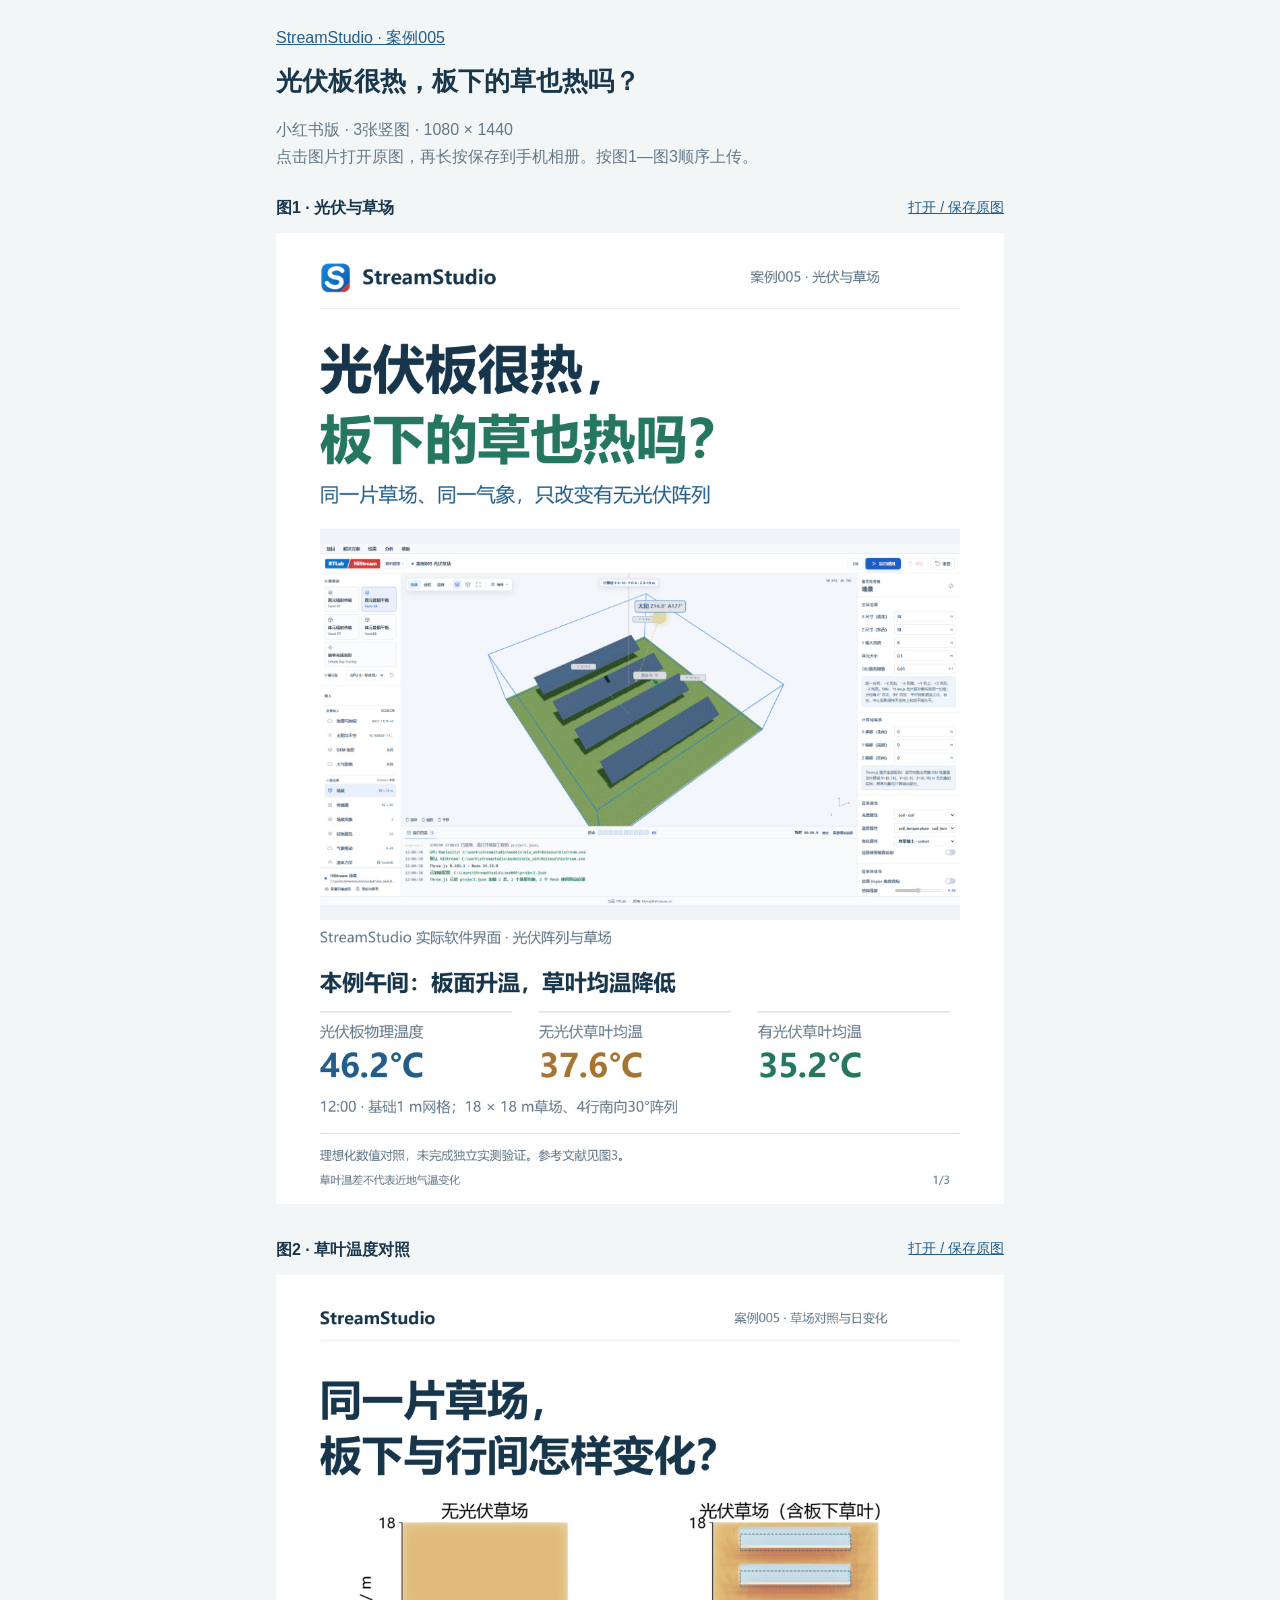
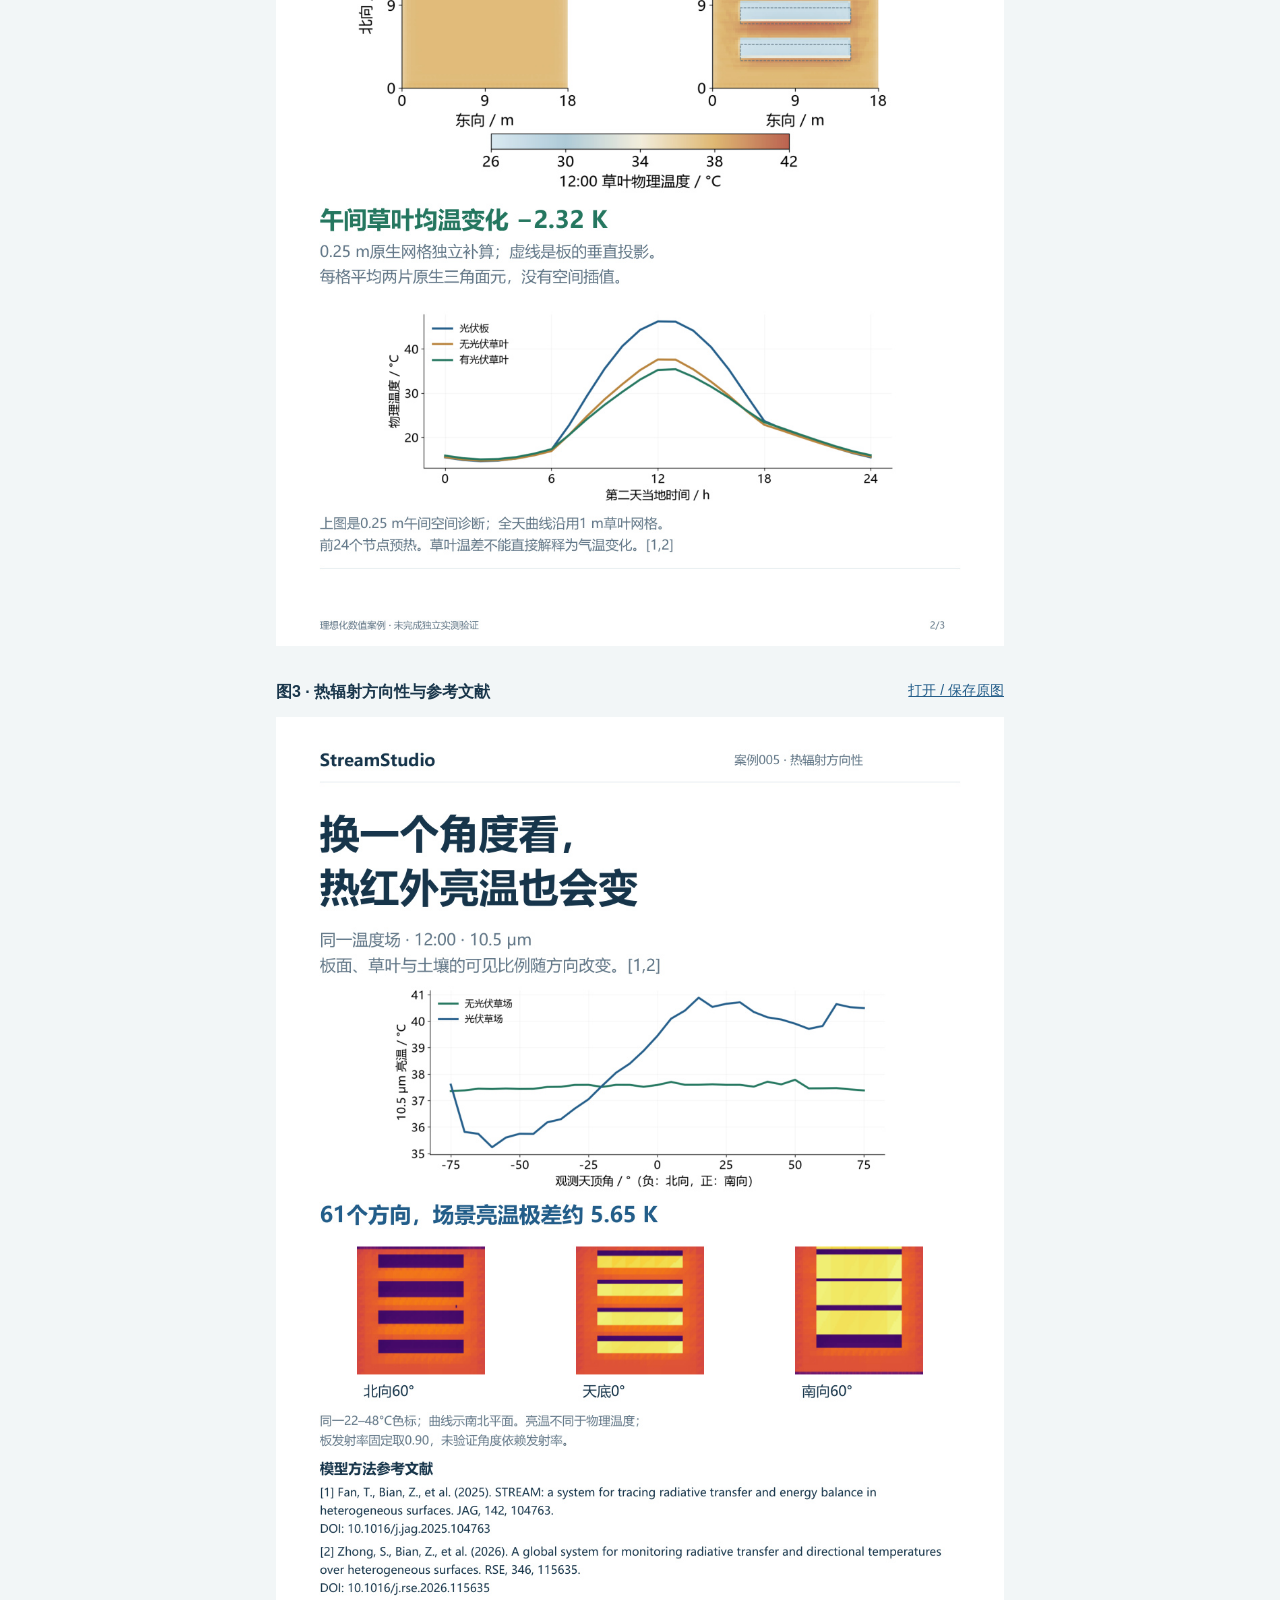
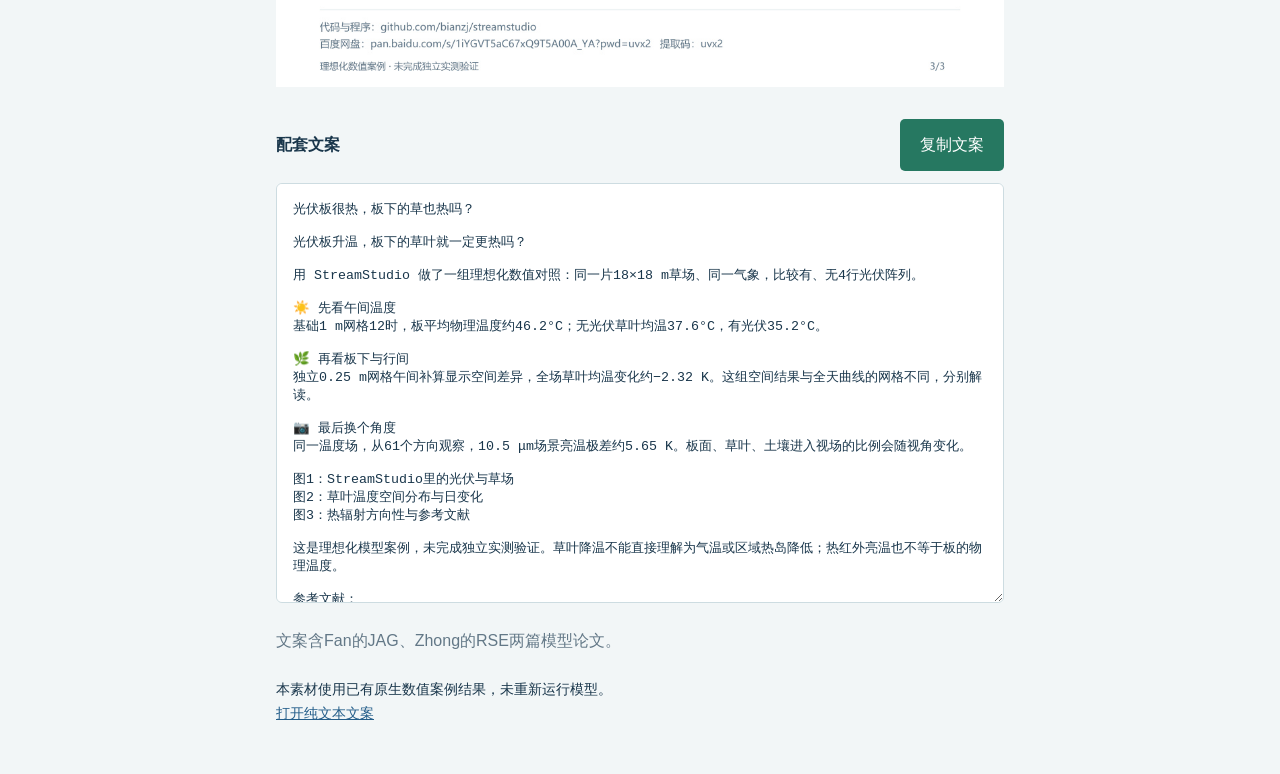
<file: stream-case005-xhs.html>
<!doctype html>
<html lang="zh-CN"><head><meta charset="utf-8"><meta name="viewport" content="width=device-width,initial-scale=1"><title>光伏草场 · 小红书发布素材 | StreamStudio</title><meta name="description" content="案例005小红书版本：三张1080×1440原图及配套文案，手机可保存。"><style>
*{box-sizing:border-box}body{margin:0;background:#f2f6f7;color:#19364b;font:16px/1.7 "Microsoft YaHei","PingFang SC",sans-serif}main{max-width:760px;margin:auto;padding:24px 16px 48px}h1{font-size:26px;line-height:1.4;margin:12px 0}h2{font-size:16px;margin:0}p{color:#637887}a{color:#245e8a}section{margin:24px 0 32px}.card-top{display:flex;gap:12px;justify-content:space-between;align-items:center;margin-bottom:12px}.card-top a{font-size:14px;white-space:nowrap}img{display:block;width:100%;height:auto;background:white}textarea{width:100%;height:420px;border:1px solid #cddce1;background:white;color:#19364b;padding:16px;border-radius:6px;font:15px/1.8 inherit;resize:vertical}button{border:0;border-radius:5px;padding:12px 20px;color:white;background:#267861;font:inherit;cursor:pointer}.copy-row{display:flex;justify-content:space-between;align-items:center;gap:12px;margin:24px 0 12px}.copy-row span{font-size:14px;color:#637887}footer{font-size:14px;margin-top:24px}@media(max-width:390px){h1{font-size:23px}.card-top{align-items:flex-start}h2{max-width:58%}}
</style></head><body><main><a href="stream.html#photovoltaic-grassland">StreamStudio · 案例005</a><h1>光伏板很热，板下的草也热吗？</h1><p>小红书版 · 3张竖图 · 1080 × 1440<br>点击图片打开原图，再长按保存到手机相册。按图1—图3顺序上传。</p><section><div class="card-top"><h2>图1 · 光伏与草场</h2><a href="assets/social/case005-xiaohongshu/01.jpg" download="StreamStudio-005-01.jpg">打开 / 保存原图</a></div><a href="assets/social/case005-xiaohongshu/01.jpg"><img src="assets/social/case005-xiaohongshu/01.jpg" width="1080" height="1440" alt="光伏与草场"></a></section><section><div class="card-top"><h2>图2 · 草叶温度对照</h2><a href="assets/social/case005-xiaohongshu/02.jpg?v=fan-zhong" download="StreamStudio-005-02.jpg?v=fan-zhong">打开 / 保存原图</a></div><a href="assets/social/case005-xiaohongshu/02.jpg?v=fan-zhong"><img src="assets/social/case005-xiaohongshu/02.jpg?v=fan-zhong" width="1080" height="1440" alt="草叶温度对照"></a></section><section><div class="card-top"><h2>图3 · 热辐射方向性与参考文献</h2><a href="assets/social/case005-xiaohongshu/03.jpg?v=fan-zhong" download="StreamStudio-005-03.jpg?v=fan-zhong">打开 / 保存原图</a></div><a href="assets/social/case005-xiaohongshu/03.jpg?v=fan-zhong"><img src="assets/social/case005-xiaohongshu/03.jpg?v=fan-zhong" width="1080" height="1440" alt="热辐射方向性与参考文献"></a></section><div class="copy-row"><h2>配套文案</h2><button id="copy" type="button">复制文案</button></div><textarea id="caption" aria-label="小红书发布文案" readonly>光伏板很热，板下的草也热吗？

光伏板升温，板下的草叶就一定更热吗？

用 StreamStudio 做了一组理想化数值对照：同一片18×18 m草场、同一气象，比较有、无4行光伏阵列。

☀️ 先看午间温度
基础1 m网格12时，板平均物理温度约46.2°C；无光伏草叶均温37.6°C，有光伏35.2°C。

🌿 再看板下与行间
独立0.25 m网格午间补算显示空间差异，全场草叶均温变化约−2.32 K。这组空间结果与全天曲线的网格不同，分别解读。

📷 最后换个角度
同一温度场，从61个方向观察，10.5 μm场景亮温极差约5.65 K。板面、草叶、土壤进入视场的比例会随视角变化。

图1：StreamStudio里的光伏与草场
图2：草叶温度空间分布与日变化
图3：热辐射方向性与参考文献

这是理想化模型案例，未完成独立实测验证。草叶降温不能直接理解为气温或区域热岛降低；热红外亮温也不等于板的物理温度。

参考文献：
[1] Fan, T., Bian, Z., et al. (2025). STREAM: a system for tracing radiative transfer and energy balance in heterogeneous surfaces. International Journal of Applied Earth Observation and Geoinformation, 142, 104763. DOI:10.1016/j.jag.2025.104763
[2] Zhong, S., Bian, Z., et al. (2026). A global system for monitoring radiative transfer and directional temperatures over heterogeneous surfaces. Remote Sensing of Environment, 346, 115635. DOI:10.1016/j.rse.2026.115635

以上文献介绍模型体系，不代表本光伏案例已完成独立实测验证。

#光伏 #草地 #热红外遥感 #遥感 #StreamStudio #科研可视化
</textarea><p id="notice" role="status">文案含Fan的JAG、Zhong的RSE两篇模型论文。</p><footer>本素材使用已有原生数值案例结果，未重新运行模型。<br><a href="assets/social/case005-xiaohongshu/caption.txt">打开纯文本文案</a></footer></main><script>
document.getElementById('copy').addEventListener('click',async()=>{const t=document.getElementById('caption');try{await navigator.clipboard.writeText(t.value);document.getElementById('notice').textContent='已复制，可粘贴到小红书。'}catch(e){t.focus();t.select();t.setSelectionRange(0,t.value.length);document.getElementById('notice').textContent='已选中文案，请长按复制。'}});
</script></body></html>
</file>
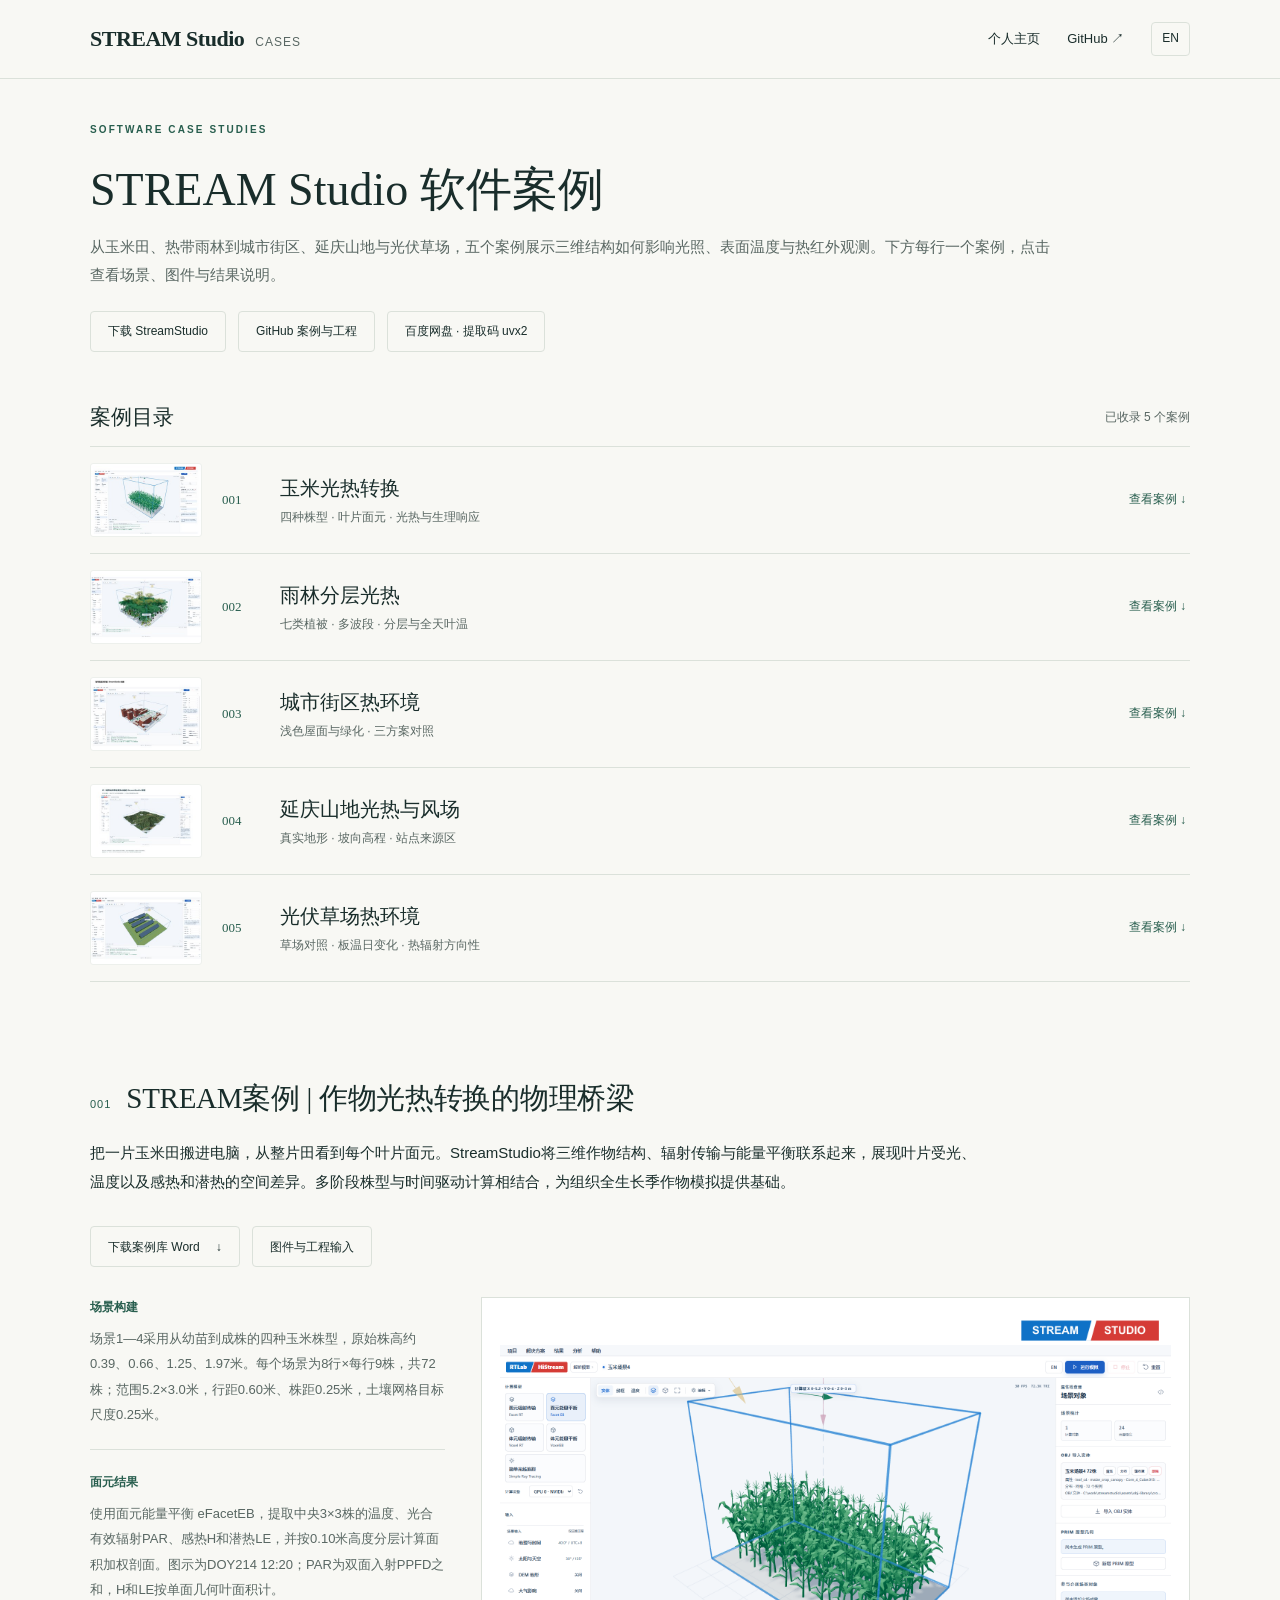
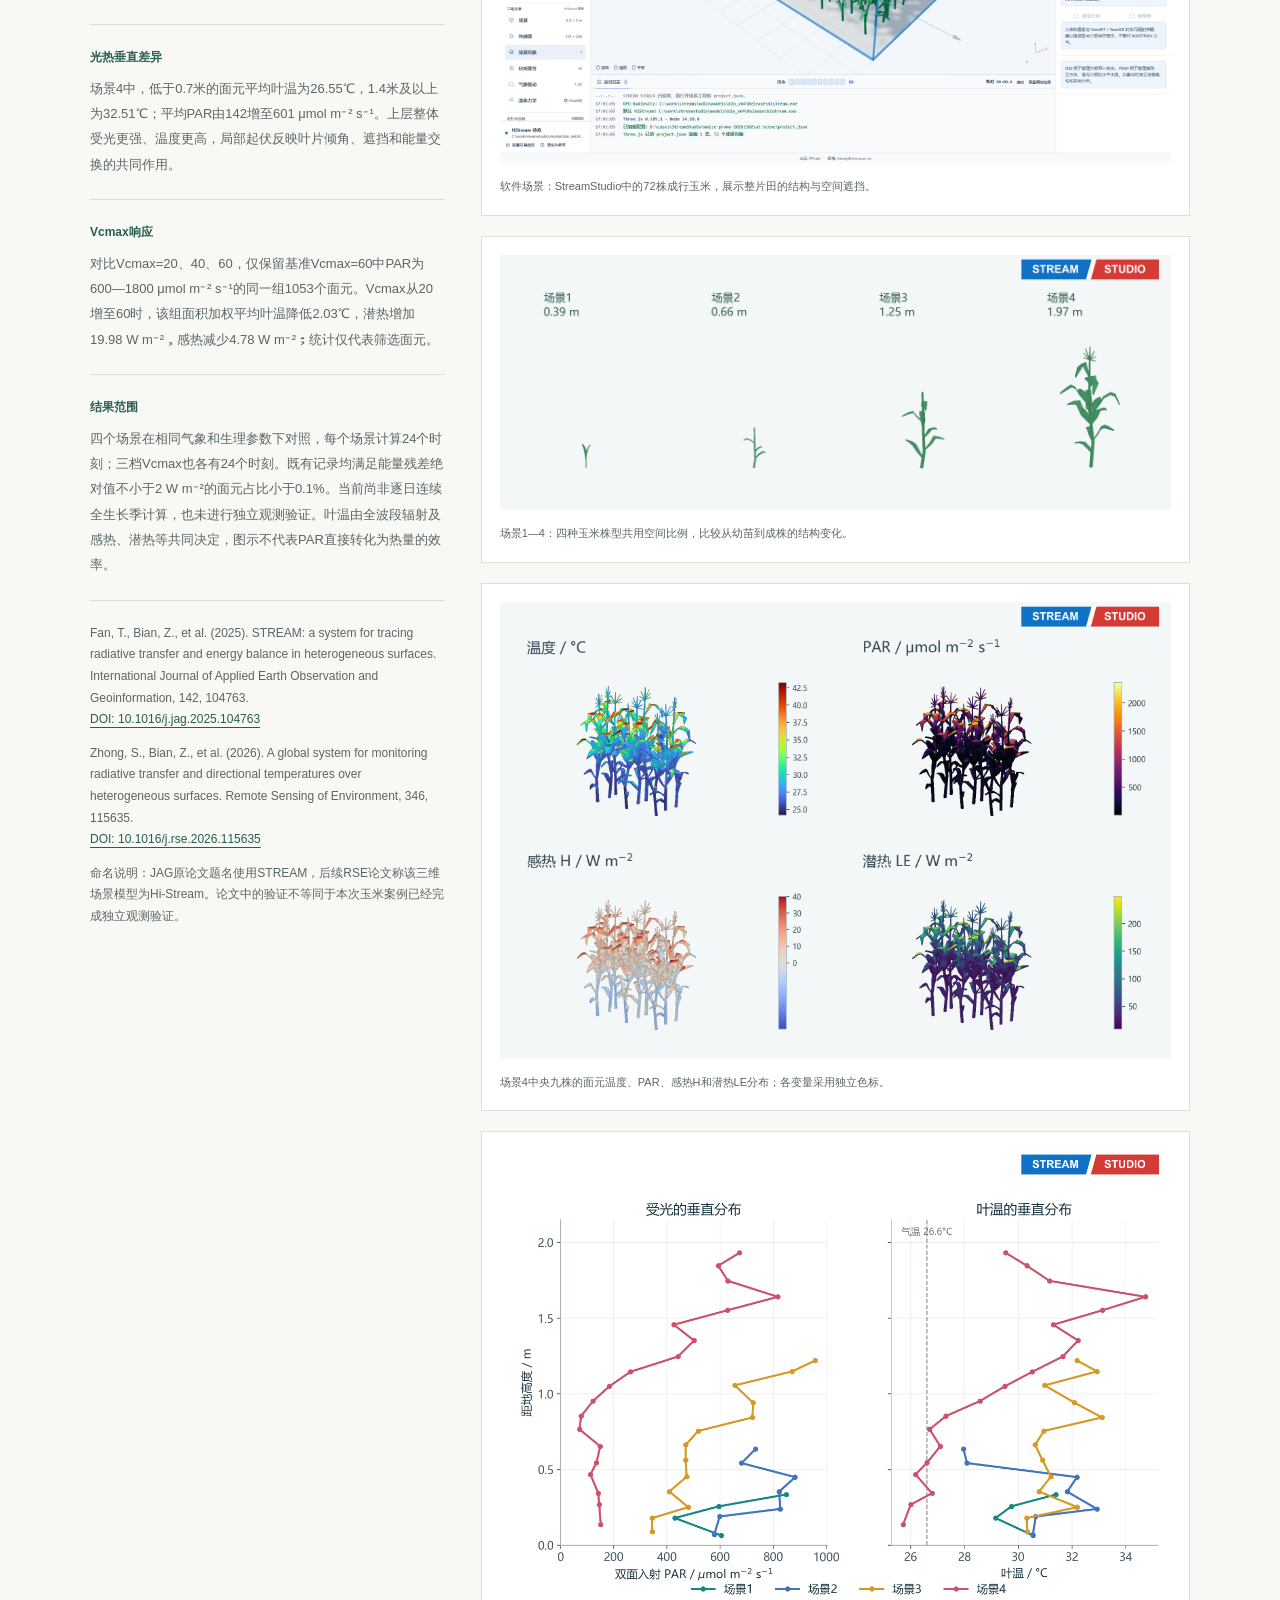
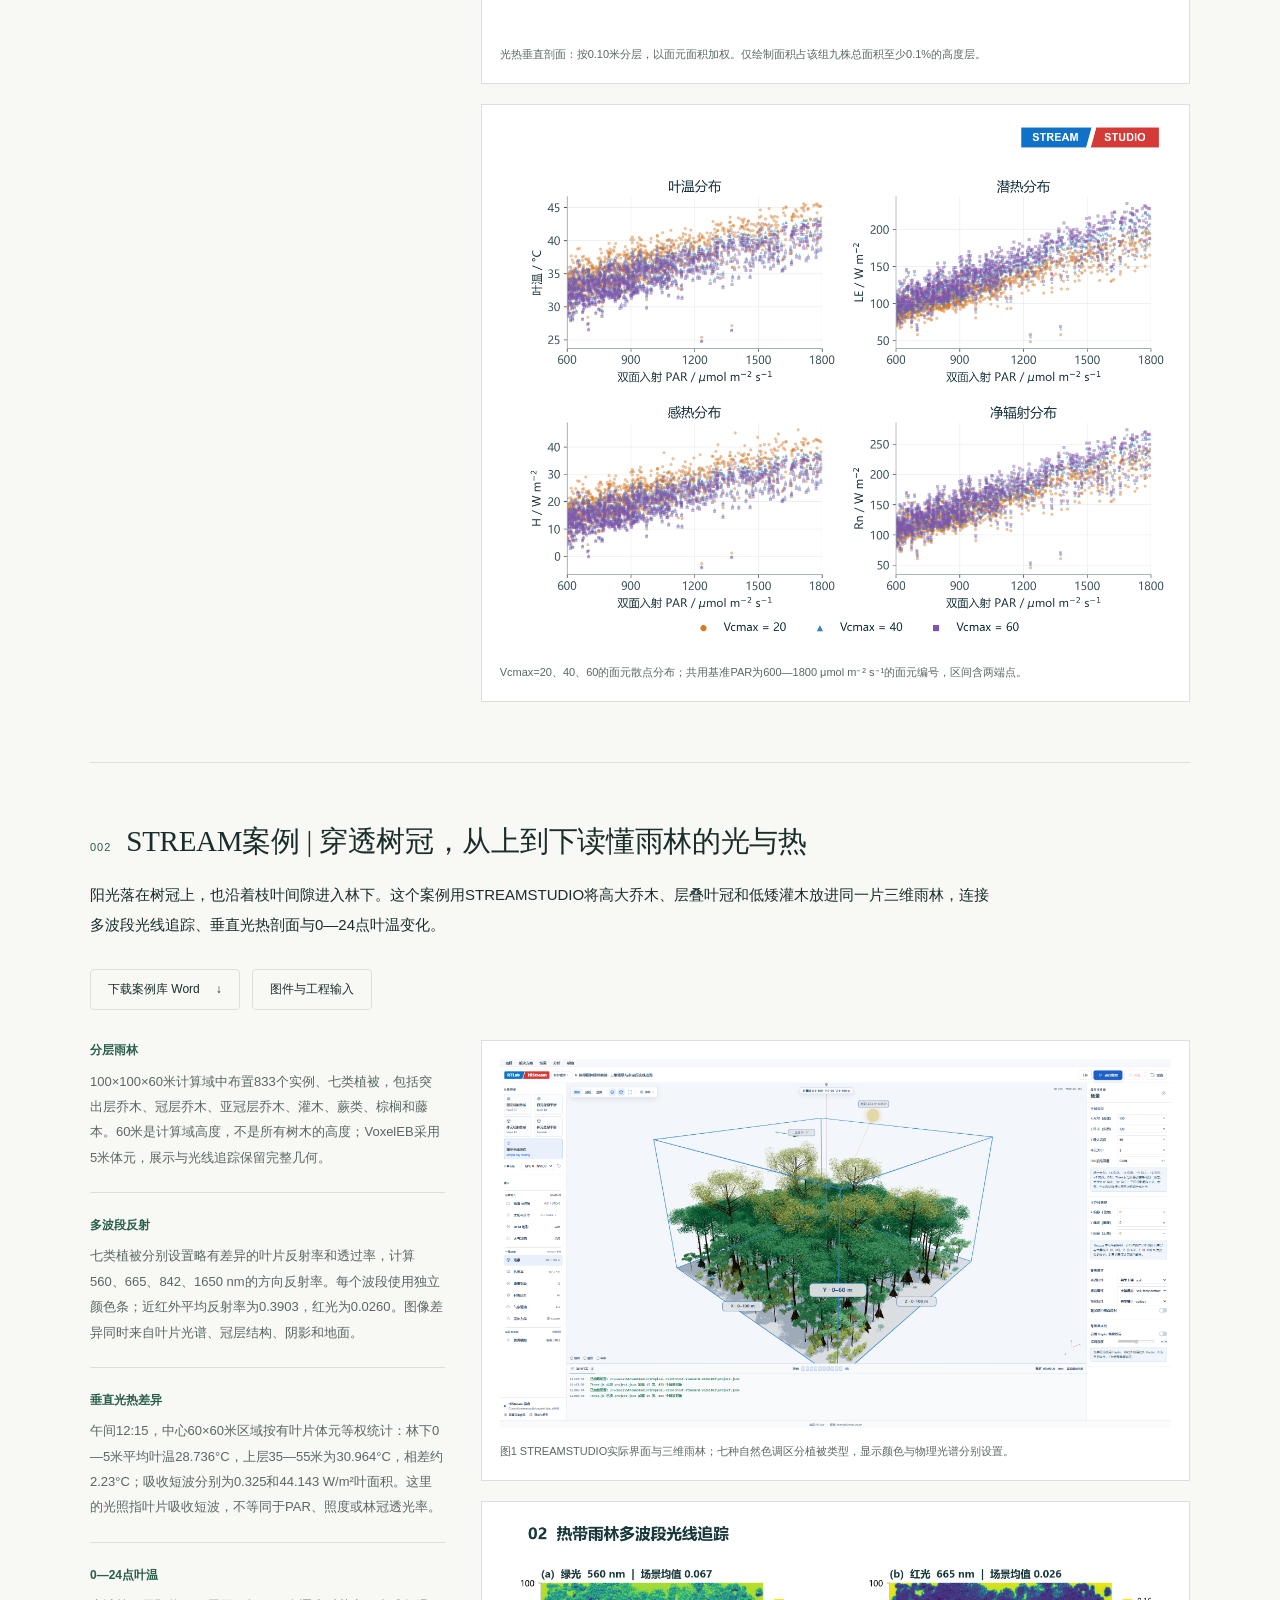
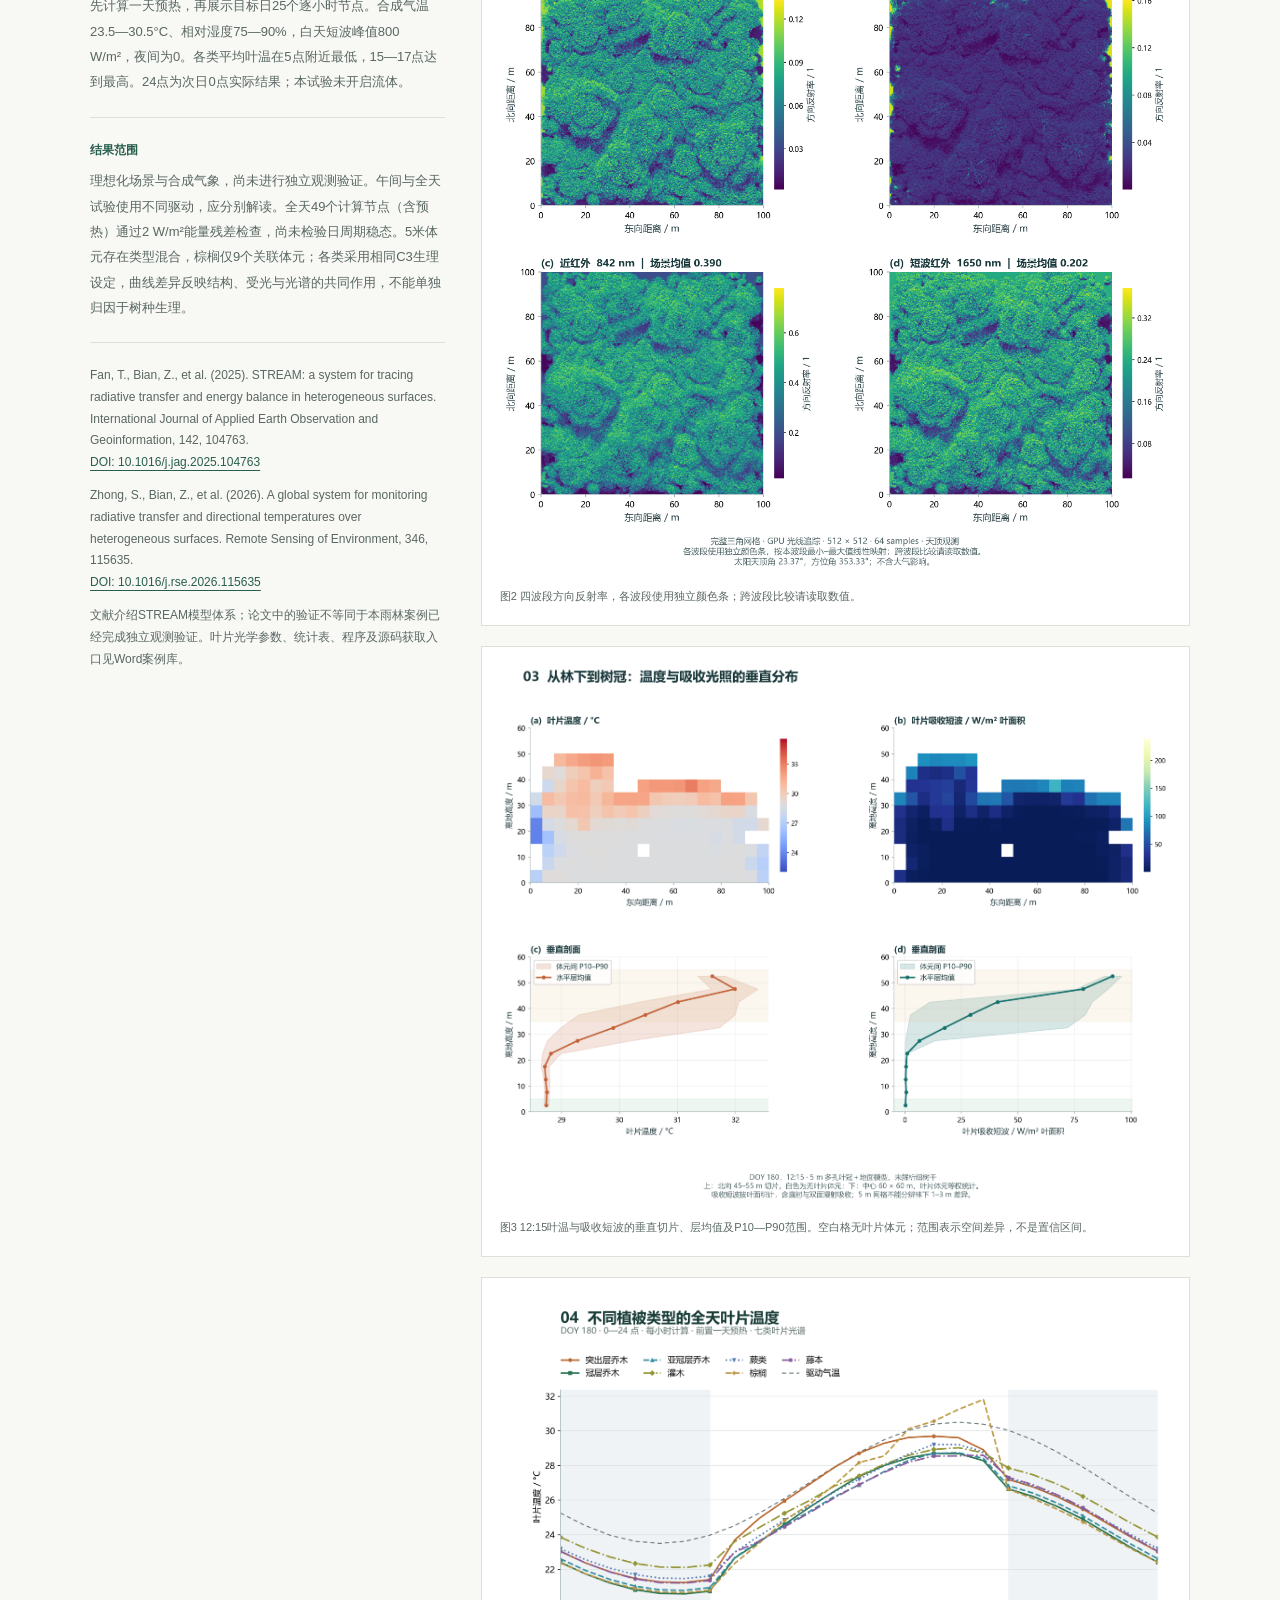
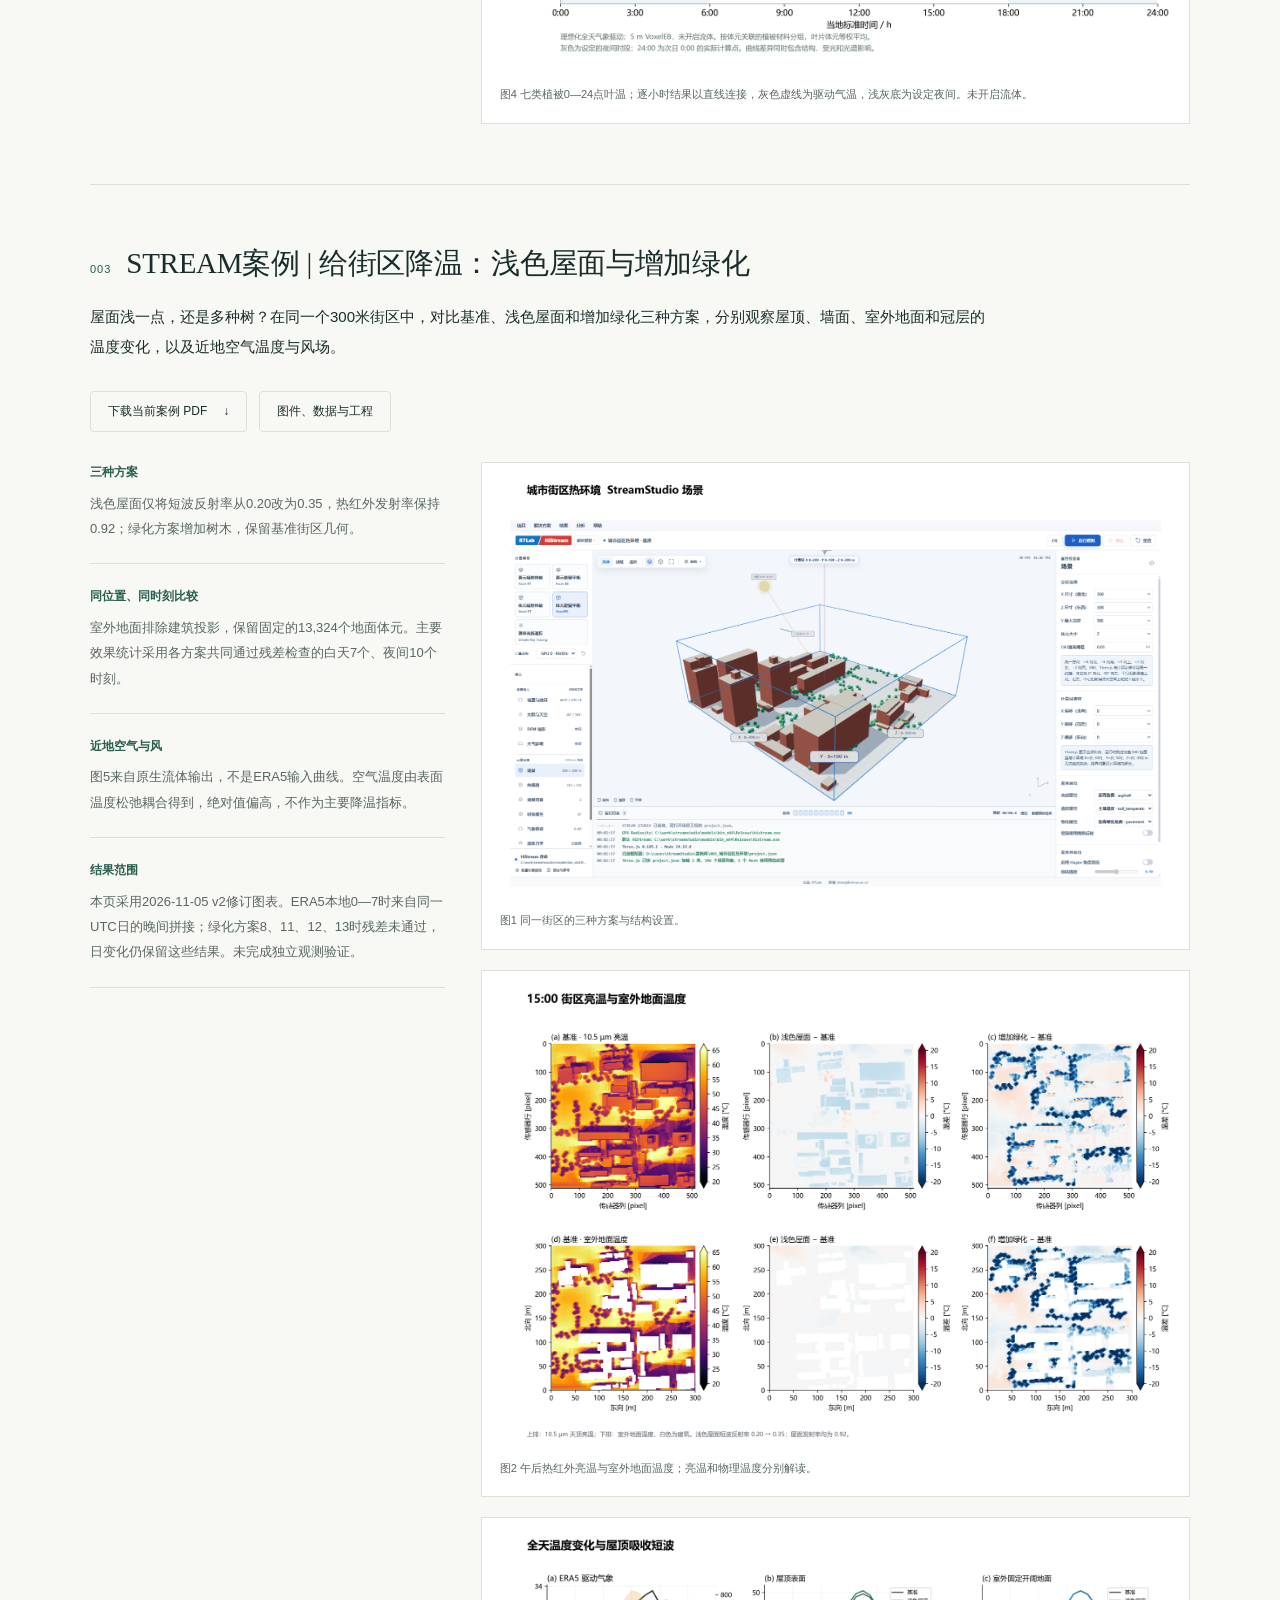
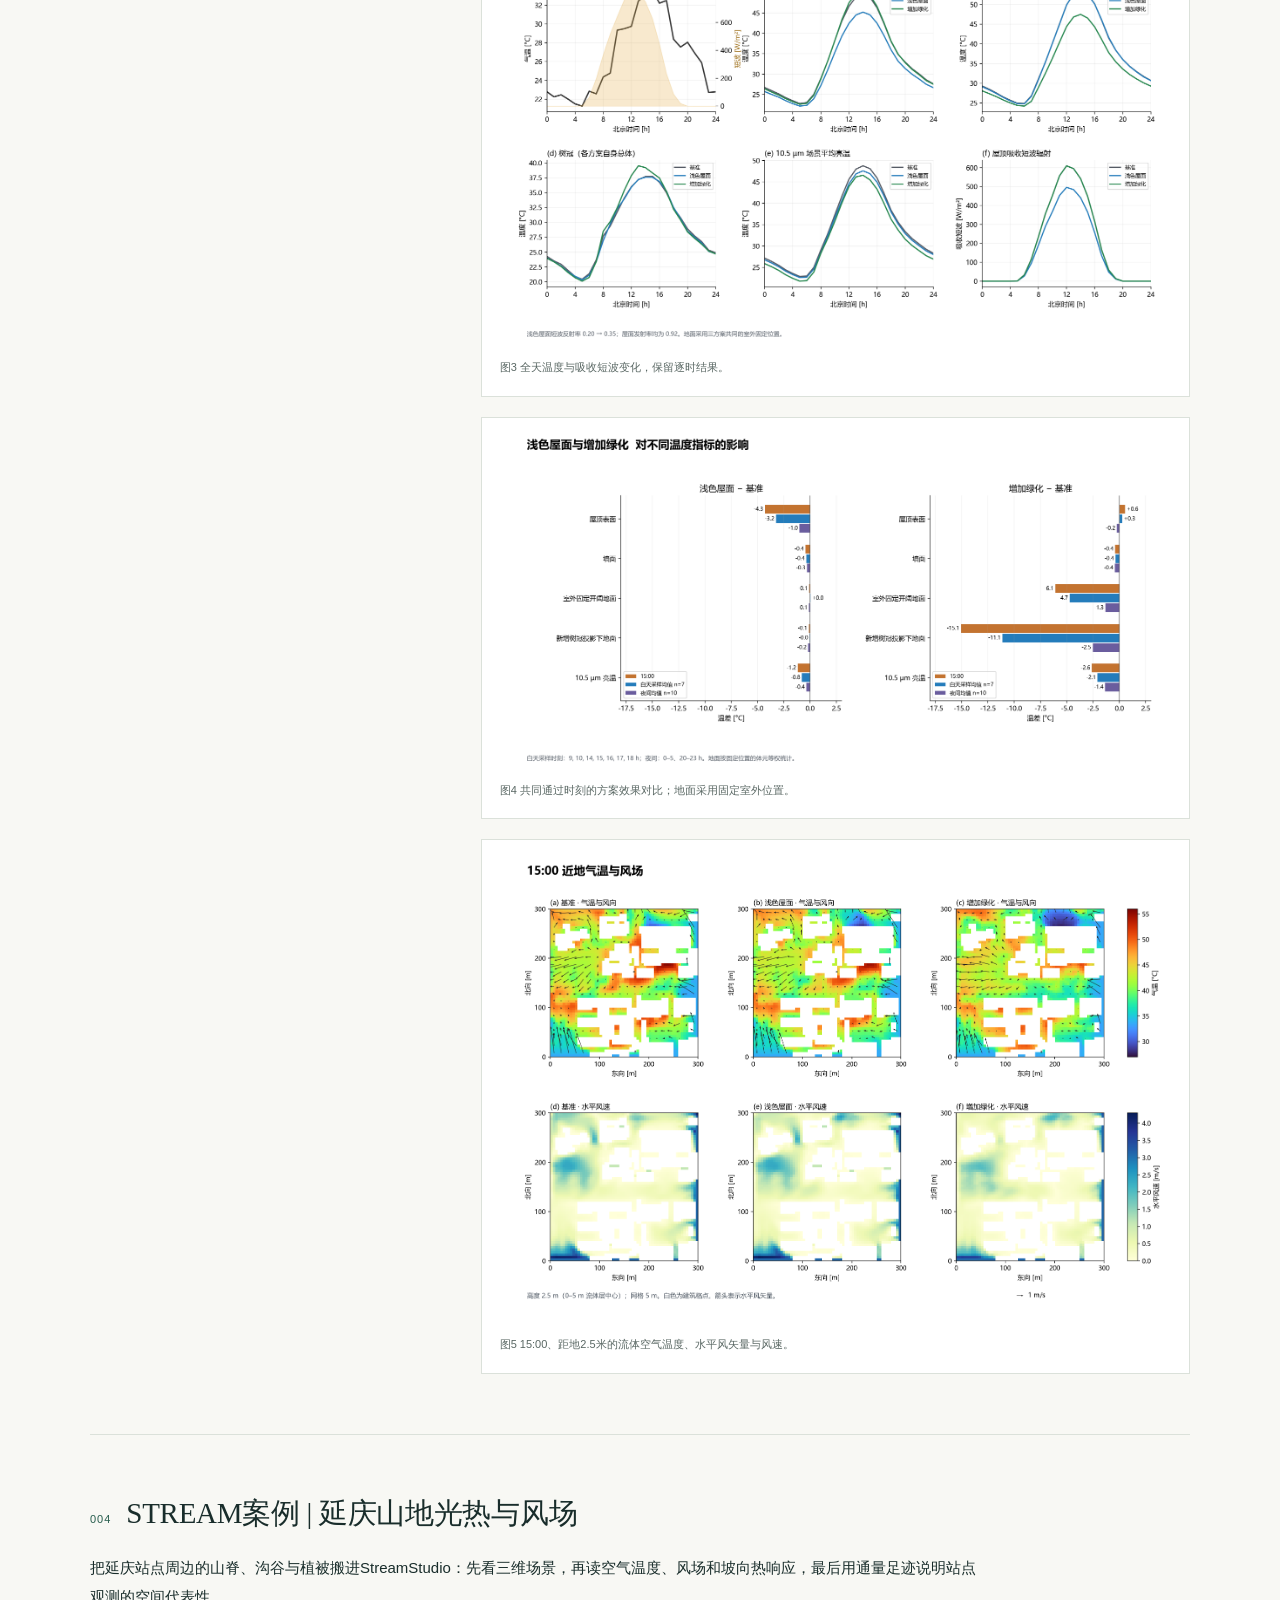
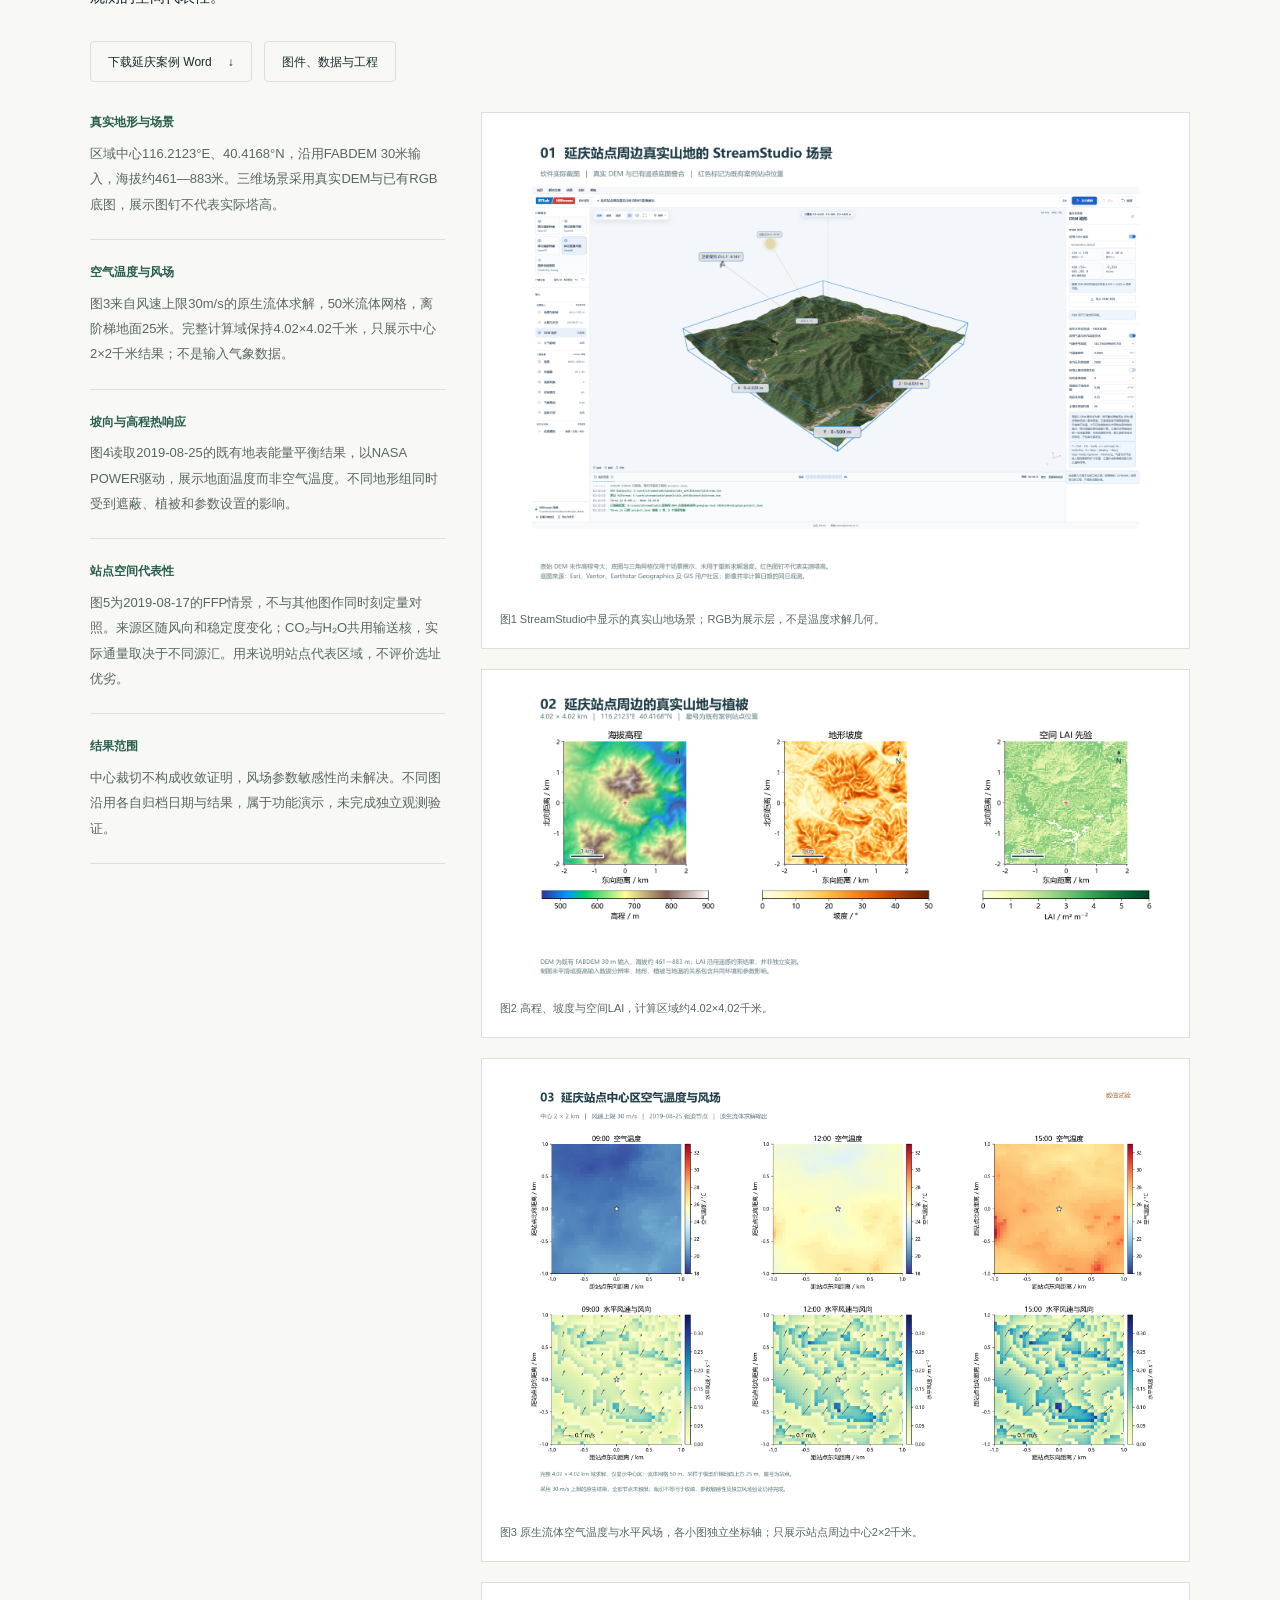
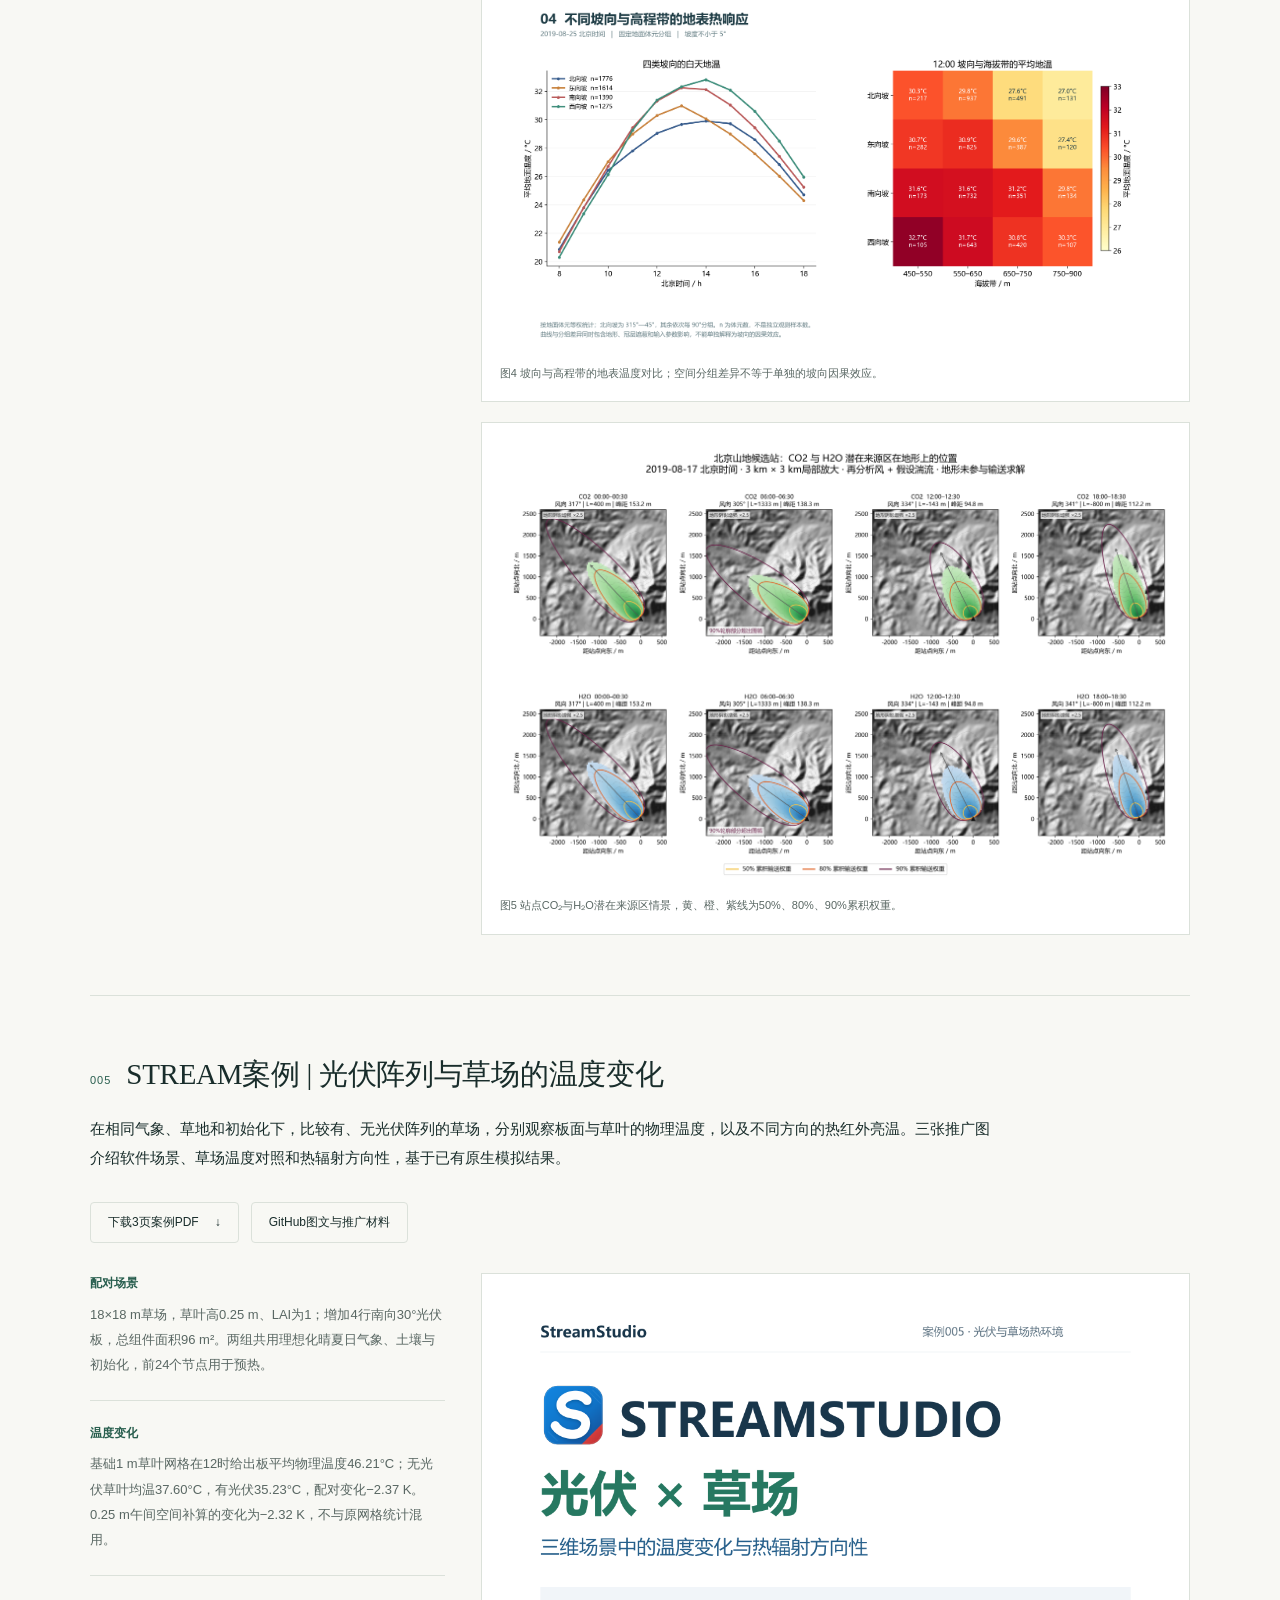
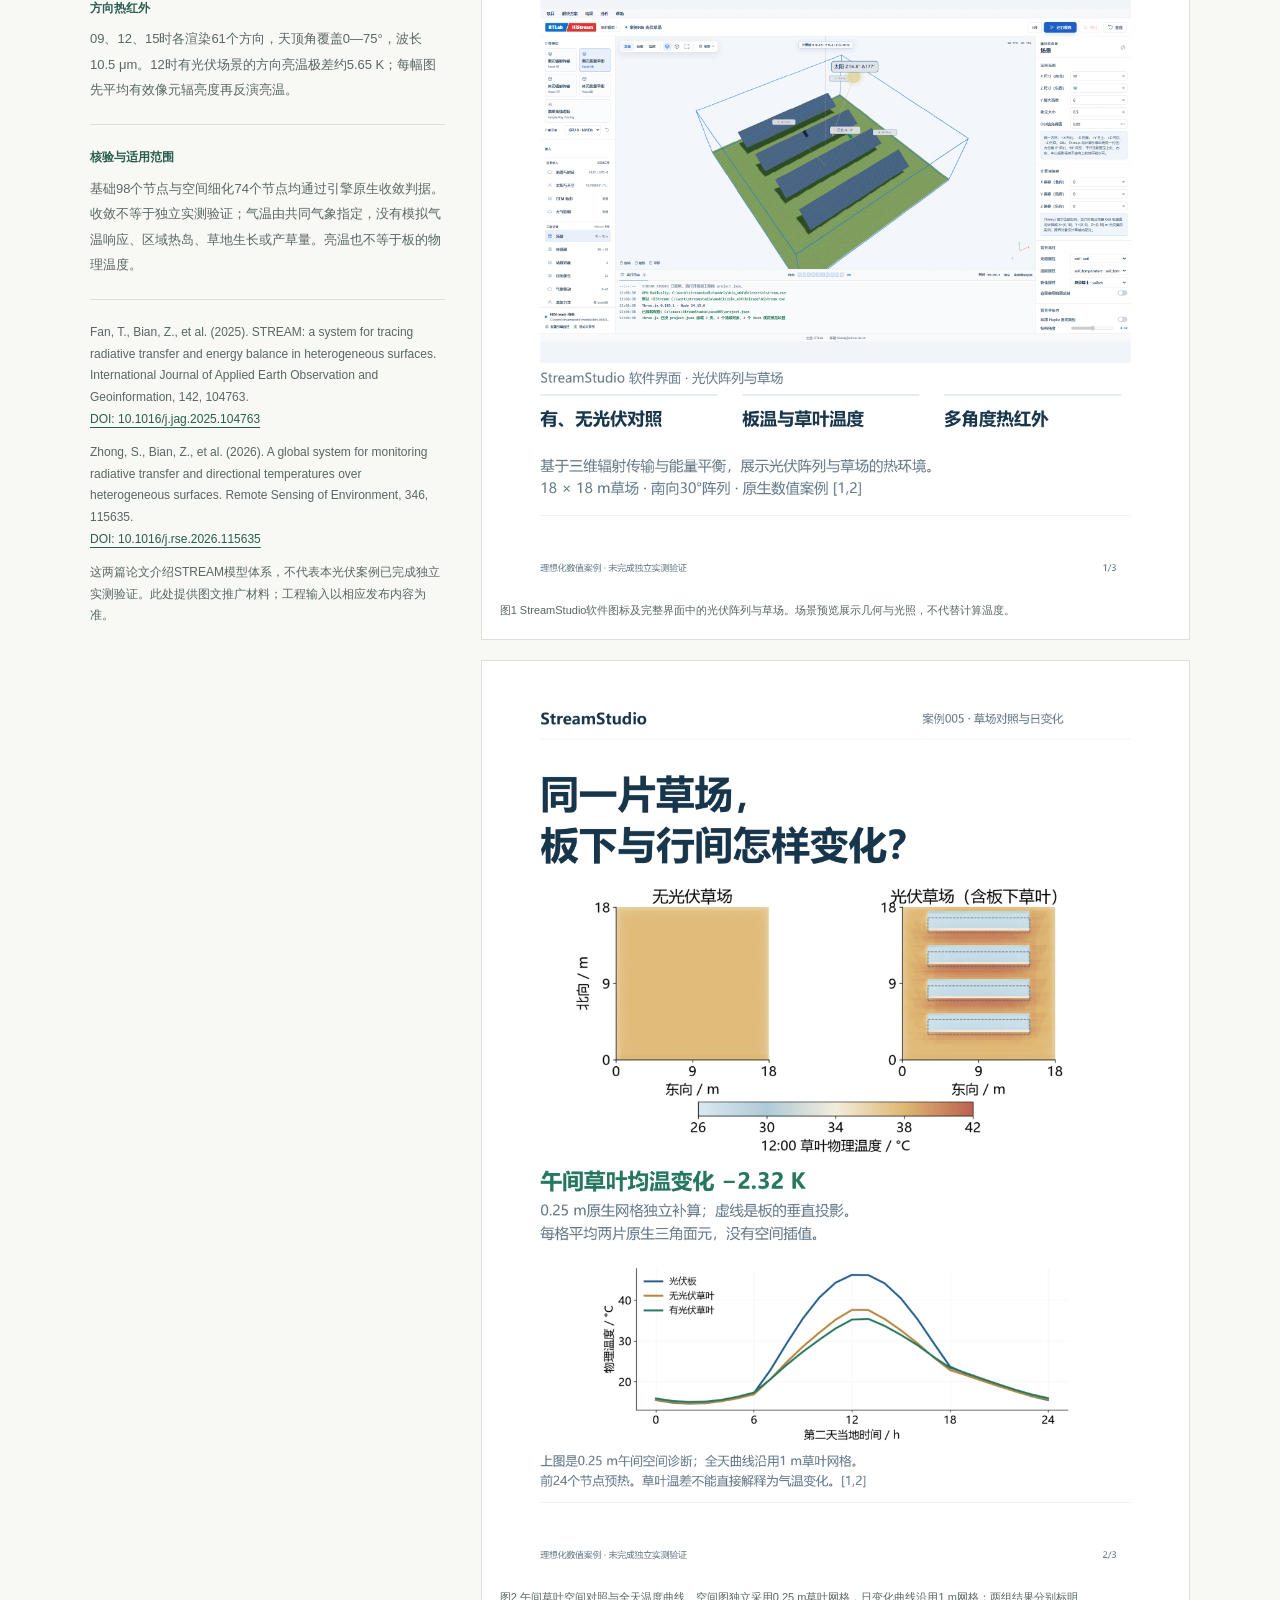
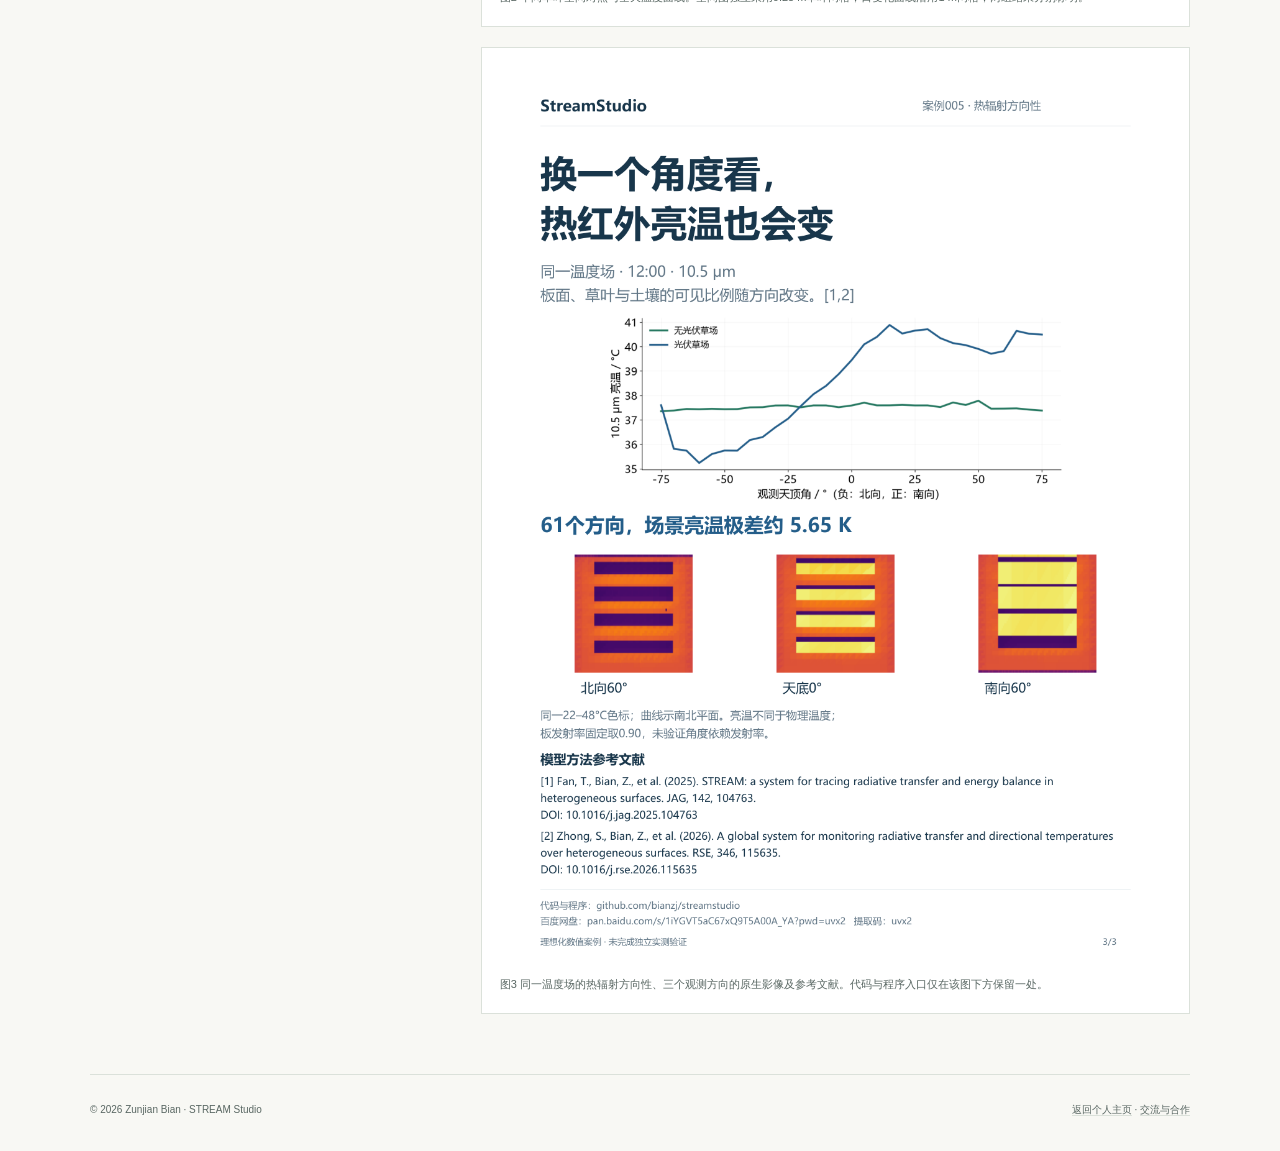
<file: stream.html>
<!doctype html>
<html lang="zh-CN"><head><meta charset="utf-8"><meta name="viewport" content="width=device-width, initial-scale=1">
<title>STREAM Studio 软件案例 | 卞尊健</title><meta name="description" content="STREAM Studio 软件使用案例与操作示例。">
<meta name="theme-color" content="#285e4e"><link rel="canonical" href="https://bianzj.github.io/stream.html">
<link rel="icon" type="image/svg+xml" href="assets/favicon.svg"><link rel="stylesheet" href="assets/site.css"><link rel="stylesheet" href="assets/cases.css?v=20261107-5cases"><script defer src="assets/site.js"></script></head>
<body class="cases-page" data-title-zh="STREAM Studio 软件案例 | 卞尊健" data-title-en="STREAM Studio case studies | Zunjian Bian">
<a class="skip" href="#main"><span class="zh">跳到正文</span><span class="en" lang="en">Skip to content</span></a>
<header class="header"><div class="wrap nav"><a class="brand" href="stream.html">STREAM Studio<span>CASES</span></a><nav class="nav-links" aria-label="Main navigation"><a href="index.html"><span class="zh">个人主页</span><span class="en" lang="en">Profile</span></a><a class="desktop-link" href="https://github.com/bianzj/streamstudio">GitHub ↗</a><button type="button" class="language" id="language-toggle" aria-label="Switch to English">EN</button></nav></div></header>
<main id="main" class="wrap"><section class="case-hero"><span class="eyebrow">SOFTWARE CASE STUDIES</span><h1><span class="zh">STREAM Studio 软件案例</span><span class="en" lang="en">STREAM Studio case studies</span></h1><p><span class="zh">从玉米田、热带雨林到城市街区、延庆山地与光伏草场，五个案例展示三维结构如何影响光照、表面温度与热红外观测。下方每行一个案例，点击查看场景、图件与结果说明。</span><span class="en" lang="en">Five cases—from maize and tropical rainforest to urban blocks, Yanqing terrain and photovoltaic grasslands—show how 3D structure affects light, surface temperature and thermal-infrared observations. Select a row below for scenes, figures and interpretation.</span></p><div class="case-download"><a class="button" href="https://github.com/bianzj/streamstudio/releases/tag/v2.0.1"><span class="zh">下载 StreamStudio</span><span class="en" lang="en">Download StreamStudio</span></a><a class="button" href="https://github.com/bianzj/streamstudio/tree/main/docs/cases"><span class="zh">GitHub 案例与工程</span><span class="en" lang="en">Cases and projects on GitHub</span></a><a class="button" href="https://pan.baidu.com/s/1iYGVT5aC67xQ9T5A00A_YA?pwd=uvx2"><span class="zh">百度网盘 · 提取码 uvx2</span><span class="en" lang="en">Baidu Netdisk · Code uvx2</span></a></div></section>
<div class="case-index-head"><h2><span class="zh">案例目录</span><span class="en" lang="en">Case directory</span></h2><span><span class="zh">已收录 5 个案例</span><span class="en" lang="en">5 published cases</span></span></div><nav class="case-index" id="cases" aria-label="Case studies"><a class="case-card" href="#maize-light-heat"><img class="case-card-image" src="assets/research/previews/001.jpg" alt="" width="320" height="200" loading="lazy"><span class="case-number">001</span><div class="case-card-copy"><h2><span class="zh">玉米光热转换</span><span class="en" lang="en">Maize light and heat</span></h2><p><span class="zh">四种株型 · 叶片面元 · 光热与生理响应</span><span class="en" lang="en">Four growth stages; leaf facets; physiological response</span></p></div><span class="case-open"><span class="zh">查看案例</span><span class="en" lang="en">View case</span> <span aria-hidden="true">↓</span></span></a><a class="case-card" href="#rainforest-light-heat"><img class="case-card-image" src="assets/research/previews/002.jpg" alt="" width="320" height="200" loading="lazy"><span class="case-number">002</span><div class="case-card-copy"><h2><span class="zh">雨林分层光热</span><span class="en" lang="en">Rainforest light and heat</span></h2><p><span class="zh">七类植被 · 多波段 · 分层与全天叶温</span><span class="en" lang="en">Seven vegetation types; spectral and diurnal patterns</span></p></div><span class="case-open"><span class="zh">查看案例</span><span class="en" lang="en">View case</span> <span aria-hidden="true">↓</span></span></a><a class="case-card" href="#urban-cooling"><img class="case-card-image" src="assets/research/previews/003.jpg" alt="" width="320" height="200" loading="lazy"><span class="case-number">003</span><div class="case-card-copy"><h2><span class="zh">城市街区热环境</span><span class="en" lang="en">Urban thermal environment</span></h2><p><span class="zh">浅色屋面与绿化 · 三方案对照</span><span class="en" lang="en">Lighter roofs and greening; three matched scenarios</span></p></div><span class="case-open"><span class="zh">查看案例</span><span class="en" lang="en">View case</span> <span aria-hidden="true">↓</span></span></a><a class="case-card" href="#yanqing-terrain-wind"><img class="case-card-image" src="assets/research/previews/004.jpg" alt="" width="320" height="200" loading="lazy"><span class="case-number">004</span><div class="case-card-copy"><h2><span class="zh">延庆山地光热与风场</span><span class="en" lang="en">Yanqing terrain, heat and wind</span></h2><p><span class="zh">真实地形 · 坡向高程 · 站点来源区</span><span class="en" lang="en">Real terrain; aspect and elevation; station source areas</span></p></div><span class="case-open"><span class="zh">查看案例</span><span class="en" lang="en">View case</span> <span aria-hidden="true">↓</span></span></a><a class="case-card" href="#photovoltaic-grassland"><img class="case-card-image" src="assets/research/previews/005.jpg" alt="" width="320" height="200" loading="lazy"><span class="case-number">005</span><div class="case-card-copy"><h2><span class="zh">光伏草场热环境</span><span class="en" lang="en">Photovoltaic grassland</span></h2><p><span class="zh">草场对照 · 板温日变化 · 热辐射方向性</span><span class="en" lang="en">Grassland comparison; panel temperature; thermal directionality</span></p></div><span class="case-open"><span class="zh">查看案例</span><span class="en" lang="en">View case</span> <span aria-hidden="true">↓</span></span></a></nav><section class="section case-section" id="maize-light-heat"><div class="section-head"><div class="section-label"><span class="section-no">001</span><h2><span class="zh">STREAM案例 | 作物光热转换的物理桥梁</span><span class="en" lang="en">STREAM case | Linking crop light and heat through physics</span></h2></div></div><p class="case-summary"><span class="zh">把一片玉米田搬进电脑，从整片田看到每个叶片面元。StreamStudio将三维作物结构、辐射传输与能量平衡联系起来，展现叶片受光、温度以及感热和潜热的空间差异。多阶段株型与时间驱动计算相结合，为组织全生长季作物模拟提供基础。</span><span class="en" lang="en">Bring a maize field into a 3D scene and trace its behavior down to individual leaf facets. StreamStudio links crop structure, radiative transfer and energy balance to reveal spatial differences in light, temperature, sensible heat and latent heat. Multiple growth-stage geometries and time-dependent forcing provide a basis for organizing full-season simulations.</span></p><div class="case-download"><a class="button" href="assets/documents/streamstudio-case-library.docx" download><span class="zh">下载案例库 Word</span><span class="en" lang="en">Download case library (Word)</span> ↓</a><a class="button" href="https://github.com/bianzj/streamstudio/tree/main/docs/cases/001-maize"><span class="zh">图件与工程输入</span><span class="en" lang="en">Figures and project inputs</span></a></div><div class="case-layout"><div class="case-copy"><dl><div><dt><span class="zh">场景构建</span><span class="en" lang="en">Scene setup</span></dt><dd><span class="zh">场景1—4采用从幼苗到成株的四种玉米株型，原始株高约0.39、0.66、1.25、1.97米。每个场景为8行×每行9株，共72株；范围5.2×3.0米，行距0.60米、株距0.25米，土壤网格目标尺度0.25米。</span><span class="en" lang="en">Scenes 1–4 use four maize geometries with native heights of approximately 0.39, 0.66, 1.25 and 1.97 m. Each scene contains 72 plants in 8 rows of 9, over 5.2 × 3.0 m, with 0.60 m between rows, 0.25 m between plants and a target soil grid size of 0.25 m.</span></dd></div><div><dt><span class="zh">面元结果</span><span class="en" lang="en">Facet-level outputs</span></dt><dd><span class="zh">使用面元能量平衡 eFacetEB，提取中央3×3株的温度、光合有效辐射PAR、感热H和潜热LE，并按0.10米高度分层计算面积加权剖面。图示为DOY214 12:20；PAR为双面入射PPFD之和，H和LE按单面几何叶面积计。</span><span class="en" lang="en">The eFacetEB solver provides temperature, PAR, sensible heat H and latent heat LE for the central 3 × 3 plants. Vertical profiles use 0.10 m bins and facet-area weighting. Figures show DOY 214 at 12:20. PAR sums incident PPFD on both sides; H and LE are expressed per unit one-sided geometric leaf area.</span></dd></div><div><dt><span class="zh">光热垂直差异</span><span class="en" lang="en">Vertical light and temperature gradients</span></dt><dd><span class="zh">场景4中，低于0.7米的面元平均叶温为26.55℃，1.4米及以上为32.51℃；平均PAR由142增至601 μmol m⁻² s⁻¹。上层整体受光更强、温度更高，局部起伏反映叶片倾角、遮挡和能量交换的共同作用。</span><span class="en" lang="en">In scene 4, area-weighted leaf temperature rises from 26.55 °C below 0.7 m to 32.51 °C at or above 1.4 m. Mean PAR rises from 142 to 601 μmol m⁻² s⁻¹. Local variation reflects leaf orientation, shading and energy exchange.</span></dd></div><div><dt><span class="zh">Vcmax响应</span><span class="en" lang="en">Response to Vcmax</span></dt><dd><span class="zh">对比Vcmax=20、40、60，仅保留基准Vcmax=60中PAR为600—1800 μmol m⁻² s⁻¹的同一组1053个面元。Vcmax从20增至60时，该组面积加权平均叶温降低2.03℃，潜热增加19.98 W m⁻²，感热减少4.78 W m⁻²；统计仅代表筛选面元。</span><span class="en" lang="en">For Vcmax values of 20, 40 and 60, compare the same 1,053 facets selected using baseline Vcmax=60 PAR between 600 and 1,800 μmol m⁻² s⁻¹. Increasing Vcmax from 20 to 60 lowers area-weighted leaf temperature by 2.03 °C, raises latent heat by 19.98 W m⁻² and reduces sensible heat by 4.78 W m⁻². These statistics apply only to the selected facets.</span></dd></div><div><dt><span class="zh">结果范围</span><span class="en" lang="en">Scope of the results</span></dt><dd><span class="zh">四个场景在相同气象和生理参数下对照，每个场景计算24个时刻；三档Vcmax也各有24个时刻。既有记录均满足能量残差绝对值不小于2 W m⁻²的面元占比小于0.1%。当前尚非逐日连续全生长季计算，也未进行独立观测验证。叶温由全波段辐射及感热、潜热等共同决定，图示不代表PAR直接转化为热量的效率。</span><span class="en" lang="en">Each geometry and Vcmax scenario has 24 time steps. Recorded runs satisfy the energy-balance criterion: fewer than 0.1% of facets have an absolute residual of at least 2 W m⁻². This is not a continuous day-by-day full-season simulation, and the maize case has not been independently validated against observations. Leaf temperature responds to full-spectrum radiation and heat fluxes; the figures do not measure a direct PAR-to-heat conversion efficiency.</span></dd></div></dl><p class="case-reference">Fan, T., Bian, Z., et al. (2025). STREAM: a system for tracing radiative transfer and energy balance in heterogeneous surfaces. International Journal of Applied Earth Observation and Geoinformation, 142, 104763.<br><a class="case-paper" href="https://doi.org/10.1016/j.jag.2025.104763">DOI: 10.1016/j.jag.2025.104763</a></p><p class="case-reference">Zhong, S., Bian, Z., et al. (2026). A global system for monitoring radiative transfer and directional temperatures over heterogeneous surfaces. Remote Sensing of Environment, 346, 115635.<br><a class="case-paper" href="https://doi.org/10.1016/j.rse.2026.115635">DOI: 10.1016/j.rse.2026.115635</a></p><p class="case-reference"><span class="zh">命名说明：JAG原论文题名使用STREAM，后续RSE论文称该三维场景模型为Hi-Stream。论文中的验证不等同于本次玉米案例已经完成独立观测验证。</span><span class="en" lang="en">Naming: the JAG paper uses STREAM in its title; the later RSE paper refers to that 3D scene model as Hi-Stream. Validation reported in these papers does not constitute independent observational validation of this maize case.</span></p></div><div class="case-images"><figure class="case-figure"><a class="research-image-link" href="assets/research/maize/streamstudio-scene-raw.png" target="_blank" rel="noopener" aria-label="Software scene: 72 maize plants arranged in rows in StreamStudio."><img src="assets/research/maize/streamstudio-scene-raw.png" alt="软件场景：StreamStudio中的72株成行玉米，展示整片田的结构与空间遮挡。 / Software scene: 72 maize plants arranged in rows in StreamStudio." width="1800" height="1198" loading="lazy"></a><figcaption><span class="zh">软件场景：StreamStudio中的72株成行玉米，展示整片田的结构与空间遮挡。</span><span class="en" lang="en">Software scene: 72 maize plants arranged in rows in StreamStudio.</span></figcaption></figure><figure class="case-figure secondary-figure"><a class="research-image-link" href="assets/research/maize/growth-scenes.png" target="_blank" rel="noopener" aria-label="Scenes 1–4: maize geometries from seedling to mature plant, shown at a common spatial scale."><img src="assets/research/maize/growth-scenes.png" alt="场景1—4：四种玉米株型共用空间比例，比较从幼苗到成株的结构变化。 / Scenes 1–4: maize geometries from seedling to mature plant, shown at a common spatial scale." width="2880" height="1096" loading="lazy"></a><figcaption><span class="zh">场景1—4：四种玉米株型共用空间比例，比较从幼苗到成株的结构变化。</span><span class="en" lang="en">Scenes 1–4: maize geometries from seedling to mature plant, shown at a common spatial scale.</span></figcaption></figure><figure class="case-figure secondary-figure"><a class="research-image-link" href="assets/research/maize/fields.png" target="_blank" rel="noopener" aria-label="Facet temperature, PAR, sensible heat H and latent heat LE for the central nine plants in scene 4; each variable has its own color scale."><img src="assets/research/maize/fields.png" alt="场景4中央九株的面元温度、PAR、感热H和潜热LE分布；各变量采用独立色标。 / Facet temperature, PAR, sensible heat H and latent heat LE for the central nine plants in scene 4; each variable has its own color scale." width="1980" height="1346" loading="lazy"></a><figcaption><span class="zh">场景4中央九株的面元温度、PAR、感热H和潜热LE分布；各变量采用独立色标。</span><span class="en" lang="en">Facet temperature, PAR, sensible heat H and latent heat LE for the central nine plants in scene 4; each variable has its own color scale.</span></figcaption></figure><figure class="case-figure secondary-figure"><a class="research-image-link" href="assets/research/maize/vertical-profiles.png" target="_blank" rel="noopener" aria-label="Vertical profiles in 0.10 m bins, weighted by facet area. Only bins representing at least 0.1% of the central nine plants’ facet area are shown."><img src="assets/research/maize/vertical-profiles.png" alt="光热垂直剖面：按0.10米分层，以面元面积加权。仅绘制面积占该组九株总面积至少0.1%的高度层。 / Vertical profiles in 0.10 m bins, weighted by facet area. Only bins representing at least 0.1% of the central nine plants’ facet area are shown." width="2548" height="1826" loading="lazy"></a><figcaption><span class="zh">光热垂直剖面：按0.10米分层，以面元面积加权。仅绘制面积占该组九株总面积至少0.1%的高度层。</span><span class="en" lang="en">Vertical profiles in 0.10 m bins, weighted by facet area. Only bins representing at least 0.1% of the central nine plants’ facet area are shown.</span></figcaption></figure><figure class="case-figure secondary-figure"><a class="research-image-link" href="assets/research/maize/vcmax-distribution-600-1800.png" target="_blank" rel="noopener" aria-label="Facet distributions at Vcmax=20, 40 and 60, using matched facets with baseline PAR from 600 to 1,800 μmol m⁻² s⁻¹, inclusive."><img src="assets/research/maize/vcmax-distribution-600-1800.png" alt="Vcmax=20、40、60的面元散点分布；共用基准PAR为600—1800 μmol m⁻² s⁻¹的面元编号，区间含两端点。 / Facet distributions at Vcmax=20, 40 and 60, using matched facets with baseline PAR from 600 to 1,800 μmol m⁻² s⁻¹, inclusive." width="2600" height="2036" loading="lazy"></a><figcaption><span class="zh">Vcmax=20、40、60的面元散点分布；共用基准PAR为600—1800 μmol m⁻² s⁻¹的面元编号，区间含两端点。</span><span class="en" lang="en">Facet distributions at Vcmax=20, 40 and 60, using matched facets with baseline PAR from 600 to 1,800 μmol m⁻² s⁻¹, inclusive.</span></figcaption></figure></div></div></section><section class="section case-section" id="rainforest-light-heat"><div class="section-head"><div class="section-label"><span class="section-no">002</span><h2><span class="zh">STREAM案例 | 穿透树冠，从上到下读懂雨林的光与热</span><span class="en" lang="en">STREAM case | Through the canopy: reading rainforest light and heat from top to bottom</span></h2></div></div><p class="case-summary"><span class="zh">阳光落在树冠上，也沿着枝叶间隙进入林下。这个案例用STREAMSTUDIO将高大乔木、层叠叶冠和低矮灌木放进同一片三维雨林，连接多波段光线追踪、垂直光热剖面与0—24点叶温变化。</span><span class="en" lang="en">Sunlight reaches the canopy and filters through gaps to the understory. This STREAMSTUDIO case brings tall trees, layered crowns and low shrubs into one 3D rainforest, connecting multiband ray tracing, vertical light and temperature profiles, and leaf temperatures over 0–24 hours.</span></p><div class="case-download"><a class="button" href="assets/documents/streamstudio-case-library.docx" download><span class="zh">下载案例库 Word</span><span class="en" lang="en">Download case library (Word)</span> ↓</a><a class="button" href="https://github.com/bianzj/streamstudio/tree/main/docs/cases/002-rainforest"><span class="zh">图件与工程输入</span><span class="en" lang="en">Figures and project inputs</span></a></div><div class="case-layout"><div class="case-copy"><dl><div><dt><span class="zh">分层雨林</span><span class="en" lang="en">A layered rainforest</span></dt><dd><span class="zh">100×100×60米计算域中布置833个实例、七类植被，包括突出层乔木、冠层乔木、亚冠层乔木、灌木、蕨类、棕榈和藤本。60米是计算域高度，不是所有树木的高度；VoxelEB采用5米体元，展示与光线追踪保留完整几何。</span><span class="en" lang="en">The 100 × 100 × 60 m domain contains 833 instances across seven vegetation types: emergent, canopy and subcanopy trees, shrubs, ferns, palms and lianas. The 60 m dimension is the domain height, not the height of every tree. VoxelEB uses 5 m voxels; visualization and ray tracing retain the full geometry.</span></dd></div><div><dt><span class="zh">多波段反射</span><span class="en" lang="en">Multiband reflectance</span></dt><dd><span class="zh">七类植被分别设置略有差异的叶片反射率和透过率，计算560、665、842、1650 nm的方向反射率。每个波段使用独立颜色条；近红外平均反射率为0.3903，红光为0.0260。图像差异同时来自叶片光谱、冠层结构、阴影和地面。</span><span class="en" lang="en">Seven vegetation types have slightly different leaf reflectance and transmittance. Directional reflectance is simulated at 560, 665, 842 and 1650 nm, each with an independent color scale. Mean near-infrared and red reflectance are 0.3903 and 0.0260. Spectra, canopy structure, shadows and the ground jointly shape the images.</span></dd></div><div><dt><span class="zh">垂直光热差异</span><span class="en" lang="en">Vertical light and temperature gradients</span></dt><dd><span class="zh">午间12:15，中心60×60米区域按有叶片体元等权统计：林下0—5米平均叶温28.736°C，上层35—55米为30.964°C，相差约2.23°C；吸收短波分别为0.325和44.143 W/m²叶面积。这里的光照指叶片吸收短波，不等同于PAR、照度或林冠透光率。</span><span class="en" lang="en">At 12:15, equally weighted occupied leaf voxels in the central 60 × 60 m area average 28.736 °C at 0–5 m and 30.964 °C at 35–55 m, a difference of about 2.23 °C. Absorbed shortwave radiation is 0.325 and 44.143 W/m² of leaf area, respectively. This quantity is not PAR, illuminance or canopy transmittance.</span></dd></div><div><dt><span class="zh">0—24点叶温</span><span class="en" lang="en">Leaf temperature over 0–24 hours</span></dt><dd><span class="zh">先计算一天预热，再展示目标日25个逐小时节点。合成气温23.5—30.5°C、相对湿度75—90%，白天短波峰值800 W/m²，夜间为0。各类平均叶温在5点附近最低，15—17点达到最高。24点为次日0点实际结果；本试验未开启流体。</span><span class="en" lang="en">One simulated day of warm-up precedes 25 hourly outputs from 0 to 24 h. Synthetic forcing spans 23.5–30.5 °C and 75–90% relative humidity, with shortwave radiation peaking at 800 W/m² and zero at night. Mean leaf temperatures reach minima near 05:00 and maxima at 15:00–17:00. The 24 h point is the computed result at midnight the next day. Fluid dynamics is disabled.</span></dd></div><div><dt><span class="zh">结果范围</span><span class="en" lang="en">Scope of the results</span></dt><dd><span class="zh">理想化场景与合成气象，尚未进行独立观测验证。午间与全天试验使用不同驱动，应分别解读。全天49个计算节点（含预热）通过2 W/m²能量残差检查，尚未检验日周期稳态。5米体元存在类型混合，棕榈仅9个关联体元；各类采用相同C3生理设定，曲线差异反映结构、受光与光谱的共同作用，不能单独归因于树种生理。</span><span class="en" lang="en">This idealized scene and synthetic forcing have not been independently validated against observations. Noon and diurnal experiments use different forcing and should be interpreted separately. All 49 time nodes, including warm-up, passed the 2 W/m² energy-residual check; periodic steady state has not been assessed. The 5 m voxels mix types, with only nine voxels associated with palms. All types share the same C3 physiology, so temperature differences cannot be attributed solely to species physiology.</span></dd></div></dl><p class="case-reference">Fan, T., Bian, Z., et al. (2025). STREAM: a system for tracing radiative transfer and energy balance in heterogeneous surfaces. International Journal of Applied Earth Observation and Geoinformation, 142, 104763.<br><a class="case-paper" href="https://doi.org/10.1016/j.jag.2025.104763">DOI: 10.1016/j.jag.2025.104763</a></p><p class="case-reference">Zhong, S., Bian, Z., et al. (2026). A global system for monitoring radiative transfer and directional temperatures over heterogeneous surfaces. Remote Sensing of Environment, 346, 115635.<br><a class="case-paper" href="https://doi.org/10.1016/j.rse.2026.115635">DOI: 10.1016/j.rse.2026.115635</a></p><p class="case-reference"><span class="zh">文献介绍STREAM模型体系；论文中的验证不等同于本雨林案例已经完成独立观测验证。叶片光学参数、统计表、程序及源码获取入口见Word案例库。</span><span class="en" lang="en">These papers describe the STREAM model family; their validation does not independently validate this rainforest case. The Word case library includes leaf optical parameters, statistical tables, and software and source-code links.</span></p></div><div class="case-images"><figure class="case-figure"><a class="research-image-link" href="assets/research/rainforest/01_streamstudio_scene.png" target="_blank" rel="noopener" aria-label="Figure 1. STREAMSTUDIO and the 3D rainforest. Display colors distinguish vegetation types and are configured separately from physical spectra."><img src="assets/research/rainforest/01_streamstudio_scene.png" alt="图1 STREAMSTUDIO实际界面与三维雨林；七种自然色调区分植被类型，显示颜色与物理光谱分别设置。 / Figure 1. STREAMSTUDIO and the 3D rainforest. Display colors distinguish vegetation types and are configured separately from physical spectra." width="2458" height="1353" loading="lazy"></a><figcaption><span class="zh">图1 STREAMSTUDIO实际界面与三维雨林；七种自然色调区分植被类型，显示颜色与物理光谱分别设置。</span><span class="en" lang="en">Figure 1. STREAMSTUDIO and the 3D rainforest. Display colors distinguish vegetation types and are configured separately from physical spectra.</span></figcaption></figure><figure class="case-figure secondary-figure"><a class="research-image-link" href="assets/research/rainforest/02_multiband_raytracing.png" target="_blank" rel="noopener" aria-label="Figure 2. Directional reflectance in four bands with independent color scales; compare numerical values across bands."><img src="assets/research/rainforest/02_multiband_raytracing.png" alt="图2 四波段方向反射率，各波段使用独立颜色条；跨波段比较请读取数值。 / Figure 2. Directional reflectance in four bands with independent color scales; compare numerical values across bands." width="2426" height="2359" loading="lazy"></a><figcaption><span class="zh">图2 四波段方向反射率，各波段使用独立颜色条；跨波段比较请读取数值。</span><span class="en" lang="en">Figure 2. Directional reflectance in four bands with independent color scales; compare numerical values across bands.</span></figcaption></figure><figure class="case-figure secondary-figure"><a class="research-image-link" href="assets/research/rainforest/03_vertical_temperature_light.png" target="_blank" rel="noopener" aria-label="Figure 3. Vertical sections, layer means and P10–P90 ranges at 12:15. Blank cells contain no leaf voxels; ranges describe spatial variation, not confidence intervals."><img src="assets/research/rainforest/03_vertical_temperature_light.png" alt="图3 12:15叶温与吸收短波的垂直切片、层均值及P10—P90范围。空白格无叶片体元；范围表示空间差异，不是置信区间。 / Figure 3. Vertical sections, layer means and P10–P90 ranges at 12:15. Blank cells contain no leaf voxels; ranges describe spatial variation, not confidence intervals." width="2878" height="2313" loading="lazy"></a><figcaption><span class="zh">图3 12:15叶温与吸收短波的垂直切片、层均值及P10—P90范围。空白格无叶片体元；范围表示空间差异，不是置信区间。</span><span class="en" lang="en">Figure 3. Vertical sections, layer means and P10–P90 ranges at 12:15. Blank cells contain no leaf voxels; ranges describe spatial variation, not confidence intervals.</span></figcaption></figure><figure class="case-figure secondary-figure"><a class="research-image-link" href="assets/research/rainforest/04_vegetation_temperature_diurnal.png" target="_blank" rel="noopener" aria-label="Figure 4. Leaf temperatures over 0–24 h for seven vegetation types. Lines connect hourly outputs; the gray dashed line is forcing air temperature and shading denotes prescribed nighttime. Fluid dynamics is disabled."><img src="assets/research/rainforest/04_vegetation_temperature_diurnal.png" alt="图4 七类植被0—24点叶温；逐小时结果以直线连接，灰色虚线为驱动气温，浅灰底为设定夜间。未开启流体。 / Figure 4. Leaf temperatures over 0–24 h for seven vegetation types. Lines connect hourly outputs; the gray dashed line is forcing air temperature and shading denotes prescribed nighttime. Fluid dynamics is disabled." width="3000" height="1675" loading="lazy"></a><figcaption><span class="zh">图4 七类植被0—24点叶温；逐小时结果以直线连接，灰色虚线为驱动气温，浅灰底为设定夜间。未开启流体。</span><span class="en" lang="en">Figure 4. Leaf temperatures over 0–24 h for seven vegetation types. Lines connect hourly outputs; the gray dashed line is forcing air temperature and shading denotes prescribed nighttime. Fluid dynamics is disabled.</span></figcaption></figure></div></div></section><section class="section case-section" id="urban-cooling"><div class="section-head"><div class="section-label"><span class="section-no">003</span><h2><span class="zh">STREAM案例 | 给街区降温：浅色屋面与增加绿化</span><span class="en" lang="en">STREAM case | Cooling an urban block: lighter roofs and more trees</span></h2></div></div><p class="case-summary"><span class="zh">屋面浅一点，还是多种树？在同一个300米街区中，对比基准、浅色屋面和增加绿化三种方案，分别观察屋顶、墙面、室外地面和冠层的温度变化，以及近地空气温度与风场。</span><span class="en" lang="en">Lighter roofs or more trees? Compare baseline, lighter-roof and added-greening scenarios in the same 300 m urban block, examining roofs, walls, outdoor ground and tree canopies alongside near-ground air temperature and wind.</span></p><div class="case-download"><a class="button" href="assets/documents/streamstudio-case-003-current.pdf" download><span class="zh">下载当前案例 PDF</span><span class="en" lang="en">Download current case (PDF)</span> ↓</a><a class="button" href="https://github.com/bianzj/streamstudio/tree/main/docs/cases/003-urban"><span class="zh">图件、数据与工程</span><span class="en" lang="en">Figures, data and projects</span></a></div><div class="case-layout"><div class="case-copy"><dl><div><dt><span class="zh">三种方案</span><span class="en" lang="en">Three scenarios</span></dt><dd><span class="zh">浅色屋面仅将短波反射率从0.20改为0.35，热红外发射率保持0.92；绿化方案增加树木，保留基准街区几何。</span><span class="en" lang="en">The lighter-roof scenario changes shortwave reflectance from 0.20 to 0.35 while keeping thermal emissivity at 0.92. The greening scenario adds trees to the baseline block.</span></dd></div><div><dt><span class="zh">同位置、同时刻比较</span><span class="en" lang="en">Matched comparisons</span></dt><dd><span class="zh">室外地面排除建筑投影，保留固定的13,324个地面体元。主要效果统计采用各方案共同通过残差检查的白天7个、夜间10个时刻。</span><span class="en" lang="en">Outdoor-ground comparisons exclude building footprints and use 13,324 fixed ground voxels. Main effect statistics use seven daytime and ten nighttime hours that passed residual checks in all scenarios.</span></dd></div><div><dt><span class="zh">近地空气与风</span><span class="en" lang="en">Near-ground air and wind</span></dt><dd><span class="zh">图5来自原生流体输出，不是ERA5输入曲线。空气温度由表面温度松弛耦合得到，绝对值偏高，不作为主要降温指标。</span><span class="en" lang="en">Figure 5 shows native fluid outputs rather than ERA5 forcing curves. Air temperature uses relaxation coupling to surface temperature; its absolute values are too high and are excluded from the main cooling indicators.</span></dd></div><div><dt><span class="zh">结果范围</span><span class="en" lang="en">Scope</span></dt><dd><span class="zh">本页采用2026-11-05 v2修订图表。ERA5本地0—7时来自同一UTC日的晚间拼接；绿化方案8、11、12、13时残差未通过，日变化仍保留这些结果。未完成独立观测验证。</span><span class="en" lang="en">This page uses the revised v2 figures dated 2026-11-05. Local ERA5 hours 0–7 are spliced from the evening of the same UTC day. Greening hours 8, 11, 12 and 13 failed residual checks and remain visible in the diurnal series. No independent observational validation has been completed.</span></dd></div></dl></div><div class="case-images"><figure class="case-figure"><a class="research-image-link" href="assets/research/urban/01.png" target="_blank" rel="noopener" aria-label="Figure 1. Three scenarios in the same urban geometry."><img src="assets/research/urban/01.png" alt="图1 同一街区的三种方案与结构设置。 / Figure 1. Three scenarios in the same urban geometry." width="3300" height="2046" loading="lazy"></a><figcaption><span class="zh">图1 同一街区的三种方案与结构设置。</span><span class="en" lang="en">Figure 1. Three scenarios in the same urban geometry.</span></figcaption></figure><figure class="case-figure secondary-figure"><a class="research-image-link" href="assets/research/urban/02.png" target="_blank" rel="noopener" aria-label="Figure 2. Afternoon thermal brightness temperature and outdoor ground temperature; these are distinct quantities."><img src="assets/research/urban/02.png" alt="图2 午后热红外亮温与室外地面温度；亮温和物理温度分别解读。 / Figure 2. Afternoon thermal brightness temperature and outdoor ground temperature; these are distinct quantities." width="3080" height="2090" loading="lazy"></a><figcaption><span class="zh">图2 午后热红外亮温与室外地面温度；亮温和物理温度分别解读。</span><span class="en" lang="en">Figure 2. Afternoon thermal brightness temperature and outdoor ground temperature; these are distinct quantities.</span></figcaption></figure><figure class="case-figure secondary-figure"><a class="research-image-link" href="assets/research/urban/03.png" target="_blank" rel="noopener" aria-label="Figure 3. Diurnal temperature and absorbed shortwave radiation, retaining hourly outputs."><img src="assets/research/urban/03.png" alt="图3 全天温度与吸收短波变化，保留逐时结果。 / Figure 3. Diurnal temperature and absorbed shortwave radiation, retaining hourly outputs." width="3080" height="1870" loading="lazy"></a><figcaption><span class="zh">图3 全天温度与吸收短波变化，保留逐时结果。</span><span class="en" lang="en">Figure 3. Diurnal temperature and absorbed shortwave radiation, retaining hourly outputs.</span></figcaption></figure><figure class="case-figure secondary-figure"><a class="research-image-link" href="assets/research/urban/04.png" target="_blank" rel="noopener" aria-label="Figure 4. Scenario effects at jointly passing hours, using fixed outdoor ground locations."><img src="assets/research/urban/04.png" alt="图4 共同通过时刻的方案效果对比；地面采用固定室外位置。 / Figure 4. Scenario effects at jointly passing hours, using fixed outdoor ground locations." width="3080" height="1518" loading="lazy"></a><figcaption><span class="zh">图4 共同通过时刻的方案效果对比；地面采用固定室外位置。</span><span class="en" lang="en">Figure 4. Scenario effects at jointly passing hours, using fixed outdoor ground locations.</span></figcaption></figure><figure class="case-figure secondary-figure"><a class="research-image-link" href="assets/research/urban/05.png" target="_blank" rel="noopener" aria-label="Figure 5. Fluid air temperature, horizontal wind vectors and speed at 15:00 and 2.5 m above ground."><img src="assets/research/urban/05.png" alt="图5 15:00、距地2.5米的流体空气温度、水平风矢量与风速。 / Figure 5. Fluid air temperature, horizontal wind vectors and speed at 15:00 and 2.5 m above ground." width="3190" height="2200" loading="lazy"></a><figcaption><span class="zh">图5 15:00、距地2.5米的流体空气温度、水平风矢量与风速。</span><span class="en" lang="en">Figure 5. Fluid air temperature, horizontal wind vectors and speed at 15:00 and 2.5 m above ground.</span></figcaption></figure></div></div></section><section class="section case-section" id="yanqing-terrain-wind"><div class="section-head"><div class="section-label"><span class="section-no">004</span><h2><span class="zh">STREAM案例 | 延庆山地光热与风场</span><span class="en" lang="en">STREAM case | Light, heat and wind over Yanqing terrain</span></h2></div></div><p class="case-summary"><span class="zh">把延庆站点周边的山脊、沟谷与植被搬进StreamStudio：先看三维场景，再读空气温度、风场和坡向热响应，最后用通量足迹说明站点观测的空间代表性。</span><span class="en" lang="en">Bring the ridges, valleys and vegetation around the Yanqing station into StreamStudio. Explore the 3D scene, air temperature, wind and terrain-dependent thermal responses, then use flux footprints to illustrate the spatial representativeness of station measurements.</span></p><div class="case-download"><a class="button" href="assets/documents/streamstudio-case-004-yanqing.docx" download><span class="zh">下载延庆案例 Word</span><span class="en" lang="en">Download Yanqing case (Word)</span> ↓</a><a class="button" href="https://github.com/bianzj/streamstudio/tree/main/docs/cases/004-yanqing"><span class="zh">图件、数据与工程</span><span class="en" lang="en">Figures, data and projects</span></a></div><div class="case-layout"><div class="case-copy"><dl><div><dt><span class="zh">真实地形与场景</span><span class="en" lang="en">Terrain and scene</span></dt><dd><span class="zh">区域中心116.2123°E、40.4168°N，沿用FABDEM 30米输入，海拔约461—883米。三维场景采用真实DEM与已有RGB底图，展示图钉不代表实际塔高。</span><span class="en" lang="en">The scene is centered at 116.2123°E, 40.4168°N, using archived 30 m FABDEM input with elevations of approximately 461–883 m. The display combines DEM and existing RGB imagery; the pin does not represent measured tower height.</span></dd></div><div><dt><span class="zh">空气温度与风场</span><span class="en" lang="en">Air temperature and wind</span></dt><dd><span class="zh">图3来自风速上限30m/s的原生流体求解，50米流体网格，离阶梯地面25米。完整计算域保持4.02×4.02千米，只展示中心2×2千米结果；不是输入气象数据。</span><span class="en" lang="en">Figure 3 uses native fluid outputs with a 30 m/s speed limit and a 50 m grid, sampled 25 m above the stepped ground. The full domain remains 4.02 × 4.02 km; only the central 2 × 2 km is shown. These are solver outputs rather than meteorological forcing.</span></dd></div><div><dt><span class="zh">坡向与高程热响应</span><span class="en" lang="en">Thermal response by terrain</span></dt><dd><span class="zh">图4读取2019-08-25的既有地表能量平衡结果，以NASA POWER驱动，展示地面温度而非空气温度。不同地形组同时受到遮蔽、植被和参数设置的影响。</span><span class="en" lang="en">Figure 4 reads archived ground-energy-balance outputs for 2019-08-25 driven by NASA POWER. It shows ground temperature rather than air temperature, with shading, vegetation and parameter choices also affecting the terrain groups.</span></dd></div><div><dt><span class="zh">站点空间代表性</span><span class="en" lang="en">Station representativeness</span></dt><dd><span class="zh">图5为2019-08-17的FFP情景，不与其他图作同时刻定量对照。来源区随风向和稳定度变化；CO₂与H₂O共用输送核，实际通量取决于不同源汇。用来说明站点代表区域，不评价选址优劣。</span><span class="en" lang="en">Figure 5 is an FFP scenario for 2019-08-17, not a simultaneous quantitative comparison with the other figures. Source areas change with wind direction and stability. CO₂ and H₂O share a transport kernel, while actual fluxes depend on their respective sources and sinks. This illustrates representativeness rather than judging station siting.</span></dd></div><div><dt><span class="zh">结果范围</span><span class="en" lang="en">Scope</span></dt><dd><span class="zh">中心裁切不构成收敛证明，风场参数敏感性尚未解决。不同图沿用各自归档日期与结果，属于功能演示，未完成独立观测验证。</span><span class="en" lang="en">Cropping does not establish convergence, and wind-field parameter sensitivity remains unresolved. Figures retain their respective archived dates and results as a functional demonstration without independent observational validation.</span></dd></div></dl></div><div class="case-images"><figure class="case-figure"><a class="research-image-link" href="assets/research/yanqing/01.png" target="_blank" rel="noopener" aria-label="Figure 1. Real terrain displayed in StreamStudio; the RGB layer is for visualization rather than thermal-solver geometry."><img src="assets/research/yanqing/01.png" alt="图1 StreamStudio中显示的真实山地场景；RGB为展示层，不是温度求解几何。 / Figure 1. Real terrain displayed in StreamStudio; the RGB layer is for visualization rather than thermal-solver geometry." width="3432" height="2376" loading="lazy"></a><figcaption><span class="zh">图1 StreamStudio中显示的真实山地场景；RGB为展示层，不是温度求解几何。</span><span class="en" lang="en">Figure 1. Real terrain displayed in StreamStudio; the RGB layer is for visualization rather than thermal-solver geometry.</span></figcaption></figure><figure class="case-figure secondary-figure"><a class="research-image-link" href="assets/research/yanqing/02.png" target="_blank" rel="noopener" aria-label="Figure 2. Elevation, slope and spatial LAI over approximately 4.02 × 4.02 km."><img src="assets/research/yanqing/02.png" alt="图2 高程、坡度与空间LAI，计算区域约4.02×4.02千米。 / Figure 2. Elevation, slope and spatial LAI over approximately 4.02 × 4.02 km." width="3432" height="1518" loading="lazy"></a><figcaption><span class="zh">图2 高程、坡度与空间LAI，计算区域约4.02×4.02千米。</span><span class="en" lang="en">Figure 2. Elevation, slope and spatial LAI over approximately 4.02 × 4.02 km.</span></figcaption></figure><figure class="case-figure secondary-figure"><a class="research-image-link" href="assets/research/yanqing/03.png" target="_blank" rel="noopener" aria-label="Figure 3. Native fluid air temperature and horizontal wind, with separate axes for each panel, cropped to the central 2 × 2 km."><img src="assets/research/yanqing/03.png" alt="图3 原生流体空气温度与水平风场，各小图独立坐标轴；只展示站点周边中心2×2千米。 / Figure 3. Native fluid air temperature and horizontal wind, with separate axes for each panel, cropped to the central 2 × 2 km." width="4320" height="2784" loading="lazy"></a><figcaption><span class="zh">图3 原生流体空气温度与水平风场，各小图独立坐标轴；只展示站点周边中心2×2千米。</span><span class="en" lang="en">Figure 3. Native fluid air temperature and horizontal wind, with separate axes for each panel, cropped to the central 2 × 2 km.</span></figcaption></figure><figure class="case-figure secondary-figure"><a class="research-image-link" href="assets/research/yanqing/04.png" target="_blank" rel="noopener" aria-label="Figure 4. Ground temperature grouped by aspect and elevation; grouped differences do not isolate causal effects of aspect."><img src="assets/research/yanqing/04.png" alt="图4 坡向与高程带的地表温度对比；空间分组差异不等于单独的坡向因果效应。 / Figure 4. Ground temperature grouped by aspect and elevation; grouped differences do not isolate causal effects of aspect." width="3432" height="1782" loading="lazy"></a><figcaption><span class="zh">图4 坡向与高程带的地表温度对比；空间分组差异不等于单独的坡向因果效应。</span><span class="en" lang="en">Figure 4. Ground temperature grouped by aspect and elevation; grouped differences do not isolate causal effects of aspect.</span></figcaption></figure><figure class="case-figure secondary-figure"><a class="research-image-link" href="assets/research/yanqing/05.png" target="_blank" rel="noopener" aria-label="Figure 5. Illustrative station source areas for CO₂ and H₂O; yellow, orange and purple contours show 50%, 80% and 90% cumulative weights."><img src="assets/research/yanqing/05.png" alt="图5 站点CO₂与H₂O潜在来源区情景，黄、橙、紫线为50%、80%、90%累积权重。 / Figure 5. Illustrative station source areas for CO₂ and H₂O; yellow, orange and purple contours show 50%, 80% and 90% cumulative weights." width="2720" height="1785" loading="lazy"></a><figcaption><span class="zh">图5 站点CO₂与H₂O潜在来源区情景，黄、橙、紫线为50%、80%、90%累积权重。</span><span class="en" lang="en">Figure 5. Illustrative station source areas for CO₂ and H₂O; yellow, orange and purple contours show 50%, 80% and 90% cumulative weights.</span></figcaption></figure></div></div></section><section class="section case-section" id="photovoltaic-grassland"><div class="section-head"><div class="section-label"><span class="section-no">005</span><h2><span class="zh">STREAM案例 | 光伏阵列与草场的温度变化</span><span class="en" lang="en">STREAM case | Temperature changes in photovoltaic grasslands</span></h2></div></div><p class="case-summary"><span class="zh">在相同气象、草地和初始化下，比较有、无光伏阵列的草场，分别观察板面与草叶的物理温度，以及不同方向的热红外亮温。三张推广图介绍软件场景、草场温度对照和热辐射方向性，基于已有原生模拟结果。</span><span class="en" lang="en">Compare grasslands with and without photovoltaic arrays under identical forcing, vegetation and initial conditions. Examine physical panel and leaf temperatures separately from directional thermal-infrared brightness temperatures. Three figures introduce the software scene, paired grassland temperatures and thermal directionality, using existing native simulation outputs.</span></p><div class="case-download"><a class="button" href="assets/documents/streamstudio-case-005-photovoltaic.pdf" download><span class="zh">下载3页案例PDF</span><span class="en" lang="en">Download the 3-page case PDF</span> ↓</a><a class="button" href="https://github.com/bianzj/streamstudio/tree/main/docs/cases/005-photovoltaic"><span class="zh">GitHub图文与推广材料</span><span class="en" lang="en">Figures and promotional materials on GitHub</span></a></div><div class="case-layout"><div class="case-copy"><dl><div><dt><span class="zh">配对场景</span><span class="en" lang="en">Paired scenes</span></dt><dd><span class="zh">18×18 m草场，草叶高0.25 m、LAI为1；增加4行南向30°光伏板，总组件面积96 m²。两组共用理想化晴夏日气象、土壤与初始化，前24个节点用于预热。</span><span class="en" lang="en">An 18 × 18 m grassland with 0.25 m leaf height and LAI 1, with or without four south-facing panel rows tilted at 30°, totaling 96 m² of modules. Both scenes share idealized clear-summer forcing, soil and initial conditions; the first 24 nodes are warm-up.</span></dd></div><div><dt><span class="zh">温度变化</span><span class="en" lang="en">Temperature response</span></dt><dd><span class="zh">基础1 m草叶网格在12时给出板平均物理温度46.21°C；无光伏草叶均温37.60°C，有光伏35.23°C，配对变化−2.37 K。0.25 m午间空间补算的变化为−2.32 K，不与原网格统计混用。</span><span class="en" lang="en">At noon, the base 1 m grass mesh yields mean physical panel temperature of 46.21 °C; mean grass-leaf temperature changes from 37.60 °C without panels to 35.23 °C with panels (−2.37 K). The independent 0.25 m midday spatial diagnostic gives −2.32 K and is kept separate from base-mesh statistics.</span></dd></div><div><dt><span class="zh">方向热红外</span><span class="en" lang="en">Directional thermal infrared</span></dt><dd><span class="zh">09、12、15时各渲染61个方向，天顶角覆盖0—75°，波长10.5 μm。12时有光伏场景的方向亮温极差约5.65 K；每幅图先平均有效像元辐亮度再反演亮温。</span><span class="en" lang="en">At 09:00, 12:00 and 15:00, 61 directions cover viewing zenith angles of 0–75° at 10.5 μm. At noon, the PV scene spans about 5.65 K in directional brightness temperature; valid pixel radiances are averaged before Planck inversion.</span></dd></div><div><dt><span class="zh">核验与适用范围</span><span class="en" lang="en">Verification and scope</span></dt><dd><span class="zh">基础98个节点与空间细化74个节点均通过引擎原生收敛判据。收敛不等于独立实测验证；气温由共同气象指定，没有模拟气温响应、区域热岛、草地生长或产草量。亮温也不等于板的物理温度。</span><span class="en" lang="en">All 98 base nodes and 74 spatial-refinement nodes pass the native convergence criteria. Convergence is not independent field validation. Air temperature is prescribed by common forcing, with no simulated air-temperature response, regional heat island, grass growth or yield. Brightness temperature is not physical panel temperature.</span></dd></div></dl><p class="case-reference">Fan, T., Bian, Z., et al. (2025). STREAM: a system for tracing radiative transfer and energy balance in heterogeneous surfaces. International Journal of Applied Earth Observation and Geoinformation, 142, 104763.<br><a class="case-paper" href="https://doi.org/10.1016/j.jag.2025.104763">DOI: 10.1016/j.jag.2025.104763</a></p><p class="case-reference">Zhong, S., Bian, Z., et al. (2026). A global system for monitoring radiative transfer and directional temperatures over heterogeneous surfaces. Remote Sensing of Environment, 346, 115635.<br><a class="case-paper" href="https://doi.org/10.1016/j.rse.2026.115635">DOI: 10.1016/j.rse.2026.115635</a></p><p class="case-reference"><span class="zh">这两篇论文介绍STREAM模型体系，不代表本光伏案例已完成独立实测验证。此处提供图文推广材料；工程输入以相应发布内容为准。</span><span class="en" lang="en">These papers describe the STREAM model family; they do not independently validate this photovoltaic case. This entry provides promotional figures and text; project inputs depend on the corresponding release.</span></p></div><div class="case-images"><figure class="case-figure"><a class="research-image-link" href="assets/research/photovoltaic/01.png" target="_blank" rel="noopener" aria-label="Figure 1. StreamStudio icon and full interface showing photovoltaic arrays and grassland. The scene preview displays geometry and lighting, not computed temperatures."><img src="assets/research/photovoltaic/01.png" alt="图1 StreamStudio软件图标及完整界面中的光伏阵列与草场。场景预览展示几何与光照，不代替计算温度。 / Figure 1. StreamStudio icon and full interface showing photovoltaic arrays and grassland. The scene preview displays geometry and lighting, not computed temperatures." width="1080" height="1440" loading="lazy"></a><figcaption><span class="zh">图1 StreamStudio软件图标及完整界面中的光伏阵列与草场。场景预览展示几何与光照，不代替计算温度。</span><span class="en" lang="en">Figure 1. StreamStudio icon and full interface showing photovoltaic arrays and grassland. The scene preview displays geometry and lighting, not computed temperatures.</span></figcaption></figure><figure class="case-figure secondary-figure"><a class="research-image-link" href="assets/research/photovoltaic/02.png" target="_blank" rel="noopener" aria-label="Figure 2. Midday leaf-temperature comparison and diurnal curves. The spatial diagnostic uses an independently refined 0.25 m grass mesh; diurnal curves retain the 1 m mesh, with the two sets identified separately."><img src="assets/research/photovoltaic/02.png" alt="图2 午间草叶空间对照与全天温度曲线。空间图独立采用0.25 m草叶网格，日变化曲线沿用1 m网格；两组结果分别标明。 / Figure 2. Midday leaf-temperature comparison and diurnal curves. The spatial diagnostic uses an independently refined 0.25 m grass mesh; diurnal curves retain the 1 m mesh, with the two sets identified separately." width="1080" height="1440" loading="lazy"></a><figcaption><span class="zh">图2 午间草叶空间对照与全天温度曲线。空间图独立采用0.25 m草叶网格，日变化曲线沿用1 m网格；两组结果分别标明。</span><span class="en" lang="en">Figure 2. Midday leaf-temperature comparison and diurnal curves. The spatial diagnostic uses an independently refined 0.25 m grass mesh; diurnal curves retain the 1 m mesh, with the two sets identified separately.</span></figcaption></figure><figure class="case-figure secondary-figure"><a class="research-image-link" href="assets/research/photovoltaic/03.png" target="_blank" rel="noopener" aria-label="Figure 3. Thermal directionality for the same temperature field, native images from three viewing directions and references. The code and software entry appears only below this figure."><img src="assets/research/photovoltaic/03.png" alt="图3 同一温度场的热辐射方向性、三个观测方向的原生影像及参考文献。代码与程序入口仅在该图下方保留一处。 / Figure 3. Thermal directionality for the same temperature field, native images from three viewing directions and references. The code and software entry appears only below this figure." width="1080" height="1440" loading="lazy"></a><figcaption><span class="zh">图3 同一温度场的热辐射方向性、三个观测方向的原生影像及参考文献。代码与程序入口仅在该图下方保留一处。</span><span class="en" lang="en">Figure 3. Thermal directionality for the same temperature field, native images from three viewing directions and references. The code and software entry appears only below this figure.</span></figcaption></figure></div></div></section>
</main><footer class="footer wrap"><span>© 2026 Zunjian Bian · STREAM Studio</span><span><a href="index.html"><span class="zh">返回个人主页</span><span class="en" lang="en">Back to profile</span></a> · <a href="mailto:bianzj@aircas.ac.cn"><span class="zh">交流与合作</span><span class="en" lang="en">Contact</span></a></span></footer></body></html>
</file>
<file: assets/site.css>
:root{--paper:#f8f8f4;--white:#fff;--ink:#192d2b;--muted:#596763;--line:#dbe1da;--green:#285e4e;--light:#e9eee6;--serif:Georgia,'Noto Serif SC','Songti SC',SimSun,serif;--sans:Inter,-apple-system,BlinkMacSystemFont,'Segoe UI','PingFang SC','Microsoft YaHei',sans-serif}
*{box-sizing:border-box}html{scroll-behavior:smooth;scroll-padding-top:100px}body{margin:0;background:var(--paper);color:var(--ink);font:15px/1.8 var(--sans);-webkit-font-smoothing:antialiased}a{color:inherit;text-decoration:none}a:hover{color:var(--green)}button{font:inherit;cursor:pointer}button,a{-webkit-tap-highlight-color:transparent}a:focus-visible,button:focus-visible{outline:3px solid #b27a3b;outline-offset:5px}::selection{background:#d2e3d3}html[lang=zh-CN] .en,html[lang=en] .zh{display:none!important}.skip{position:fixed;top:-100px;left:20px;z-index:10;background:white;padding:8px}.skip:focus{top:10px}.wrap{width:min(1100px,calc(100% - 96px));margin:auto}.header{border-bottom:1px solid var(--line);background:rgba(248,248,244,.96);position:sticky;top:0;z-index:5}.nav{display:flex;align-items:center;justify-content:space-between;gap:24px;min-height:78px}.brand{font:600 22px var(--serif);letter-spacing:-.5px;white-space:nowrap}.brand span{font:400 12px var(--sans);margin-left:11px;letter-spacing:1px;color:var(--muted)}.nav-links{display:flex;align-items:center;gap:27px;font-size:13px}.language{border:1px solid var(--line);border-radius:4px;background:transparent;font-size:12px;padding:5px 10px;color:var(--ink)}.hero{display:grid;grid-template-columns:1fr 250px;gap:90px;align-items:center;padding:80px 0 70px}.eyebrow{display:block;text-transform:uppercase;font-size:10px;letter-spacing:2.1px;color:var(--green);font-weight:650;margin-bottom:23px}.hero h1{font:500 clamp(43px,5vw,62px)/1.15 var(--serif);letter-spacing:-1.5px;margin:0 0 15px}.hero h1 .zh{letter-spacing:6px}.roman{font:20px var(--serif);letter-spacing:.5px;color:var(--muted);margin-bottom:24px}.role{font-size:14px;margin-bottom:4px}.affiliation{color:var(--muted);font-size:13px;line-height:1.8}.intro{font-size:15px;max-width:670px;line-height:1.95;margin:25px 0}.actions{display:flex;flex-wrap:wrap;gap:12px}.button{display:inline-flex;align-items:center;justify-content:center;gap:16px;min-height:41px;border:1px solid var(--line);background:transparent;border-radius:4px;padding:7px 17px;font-size:12px;line-height:1.7}.button.primary{background:var(--green);border-color:var(--green);color:#fff}.button:hover{border-color:var(--green)}.portrait{margin:0;position:relative}.portrait-frame{background:#e6e9e2;padding:12px;border:1px solid var(--line)}.portrait img{width:100%;height:270px;object-fit:cover;object-position:50% 25%;display:block;filter:saturate(.75)}.portrait figcaption{display:flex;justify-content:space-between;font-size:10px;letter-spacing:.8px;color:var(--muted);padding-top:11px}.portrait::before{content:'';position:absolute;inset:16px -16px -16px 16px;border:1px solid var(--line);z-index:-1}.topic-line{display:flex;justify-content:space-between;gap:20px;border-top:1px solid var(--line);border-bottom:1px solid var(--line);padding:17px 0;color:var(--muted);font-size:11px;letter-spacing:.7px}.topic-line span+span::before{content:'+';padding-right:20px;color:#a3b2a6}.section{padding:60px 0;border-bottom:1px solid var(--line);scroll-margin-top:0}.section-head{display:flex;align-items:baseline;justify-content:space-between;gap:20px;margin-bottom:28px}.section-label{display:flex;align-items:baseline;gap:15px}.section-no{font:11px var(--sans);color:var(--green);letter-spacing:1px}.section h2{font:400 29px/1.3 var(--serif);margin:0;letter-spacing:-.3px}.section-note{font-size:11px;color:var(--muted)}.research-grid{display:grid;grid-template-columns:repeat(3,1fr);gap:27px}.research-card{padding:27px 0 0;border-top:2px solid var(--green)}.research-top{display:flex;justify-content:space-between;align-items:center}.research-card h3{font:400 31px/1.3 var(--serif);margin:0 0 12px}.research-card .arrow{font-size:21px;color:var(--green)}.research-card h4{font-size:13px;font-weight:550;margin:0 0 13px}.research-card p{font-size:13px;line-height:1.95;color:var(--muted);margin:0}.filter-bar{display:flex;gap:7px;flex-wrap:wrap;margin-bottom:8px}.filter{border:1px solid transparent;background:transparent;padding:4px 12px;color:var(--muted);border-radius:3px;font-size:11px}.filter[aria-pressed=true]{border-color:#cad6ca;background:var(--light);color:var(--green)}.pub{display:grid;grid-template-columns:52px 1fr 32px;gap:20px;align-items:start;padding:23px 0;border-bottom:1px solid var(--line)}.pub[hidden]{display:none}.pub:last-child{border-bottom:0;padding-bottom:0}.pub-year{font:19px var(--serif);color:var(--green);padding-top:3px}.pub :is(h3,h4){font-size:15px;line-height:1.6;font-weight:550;margin:0 0 6px}.pub :is(h3,h4) a:hover{text-decoration:underline;text-underline-offset:4px}.pub-authors{font-size:11px;color:var(--muted);line-height:1.8}.pub-journal{font-size:11px;margin-top:5px;color:var(--green)}.pub-journal em{font-family:var(--serif);font-size:13px}.pub-link{font-size:18px;text-align:right}.cv-grid{display:grid;grid-template-columns:1fr 1fr;gap:60px}.subheading{font-size:12px;color:var(--green);font-weight:600;margin:0 0 22px}.timeline{border-left:1px solid var(--line);margin-left:4px;padding-left:24px}.timeline-item{position:relative;padding:0 0 26px}.timeline-item:last-child{padding-bottom:0}.timeline-item:before{content:'';position:absolute;left:-28px;top:8px;width:7px;height:7px;border-radius:50%;background:var(--paper);border:1px solid var(--green)}.date{font-size:10px;letter-spacing:.6px;color:var(--muted);margin-bottom:5px}.timeline-item h3{font-size:13px;line-height:1.6;margin:0 0 4px;font-weight:550}.place{font-size:11px;line-height:1.8;color:var(--muted)}.lower-grid{display:grid;grid-template-columns:1.3fr 1fr;gap:60px}.project+.project{margin-top:23px}.project h3{font-size:13px;font-weight:500;line-height:1.8;margin:0 0 5px}.honor{display:grid;grid-template-columns:39px 1fr;gap:15px;font-size:12px;margin-bottom:16px}.honor time{color:var(--muted);font-size:11px}.software{background:var(--green);color:#f5f6ef;padding:34px 38px;display:grid;grid-template-columns:1fr auto;gap:35px;align-items:center;border-radius:3px}.software .eyebrow{color:#bfcebb;margin-bottom:9px}.software h3{font:400 32px var(--serif);margin:0 0 13px}.software p{font-size:12px;line-height:1.95;margin:0;max-width:610px;color:#e1e9df}.software .button{color:#fff;border-color:#91a99a;white-space:nowrap}.software .button:hover{background:#386e5e}.contact-grid{display:flex;justify-content:space-between;gap:40px;align-items:center}.contact-grid h2{font-size:31px;margin-bottom:12px}.contact-grid p{font-size:12px;color:var(--muted);margin:0}.email{font:25px var(--serif);border-bottom:1px solid #9eafa0;padding-bottom:6px}.footer{display:flex;justify-content:space-between;gap:20px;padding:26px 0 32px;color:var(--muted);font-size:10px}.footer a{border-bottom:1px solid var(--line)}.print-only{display:none}.empty-note{font-size:12px;color:var(--muted)}

.research-nav{display:flex;flex-wrap:wrap;gap:10px;margin:0 0 35px}.research-nav a{border:1px solid var(--line);border-radius:3px;padding:6px 16px;font-size:12px;color:var(--green)}.research-nav a:hover{background:var(--light);border-color:var(--green)}.research-group{padding-top:32px;border-top:2px solid var(--green);margin-top:44px;scroll-margin-top:0}.research-group:first-of-type{margin-top:0}.research-group-heading{display:flex;justify-content:space-between;align-items:baseline;gap:20px;margin-bottom:22px}.research-group h3{font:400 27px/1.4 var(--serif);margin:0}.method-name{font:18px var(--serif);color:var(--green);letter-spacing:1px}.contribution-box{border-left:3px solid var(--green);background:var(--light);padding:20px 26px;margin-bottom:28px}.contributions{padding-left:22px;margin:0}.contributions li{font-size:14px;line-height:1.95;padding-left:6px}.contributions li+li{margin-top:12px}.contributions li::marker{color:var(--green);font-weight:600}.contributions em{font-family:var(--serif)}.group-paper-heading{display:flex;justify-content:space-between;align-items:baseline;gap:16px;font-size:12px;color:var(--green);margin-bottom:0}.group-paper-heading .section-note{font-size:10px}
.research-question{font-size:17px;line-height:1.85;margin:0 0 16px}.research-question strong{font-weight:600}.research-summary{font-size:14px;line-height:2;margin:0 0 24px}.research-summary em{font-family:var(--serif)}.structure-figure{margin:0 0 24px;padding:22px;background:#f1f4ee;border:1px solid var(--line);border-radius:3px}.structure-figure figcaption{font-size:12px;color:var(--green);margin-bottom:20px}.scene-grid,.response-grid{display:grid;grid-template-columns:repeat(3,minmax(0,1fr));gap:18px}.scene-panel{text-align:center;background:rgba(255,255,255,.6);padding:14px 12px 10px;border-radius:3px}.structure-figure h5{font-size:12px;font-weight:550;margin:0 0 9px}.scene-panel svg{display:block;width:100%;height:auto}.scene-panel p,.response-panel p{font-size:10px;color:var(--muted);margin:5px 0 0;line-height:1.6}.model-bridge{display:flex;flex-wrap:wrap;align-items:center;justify-content:center;gap:17px;padding:22px 0;font-size:12px;color:var(--green)}.model-bridge strong{font-weight:550}.bridge-arrow{color:#8ea08f}.response-panel{text-align:center}.response-panel svg{display:block;width:140px;max-width:100%;height:auto;margin:0 auto 9px}.response-panel h5{margin:0}.structure-figure .figure-note{font-size:9px;color:var(--muted);margin:19px 0 0;line-height:1.6}.paper-details{border-top:1px solid var(--line)}.paper-details>summary{cursor:pointer;list-style:none;padding:15px 0}.paper-details>summary::-webkit-details-marker{display:none}.paper-details>summary:focus-visible{outline:3px solid #b27a3b;outline-offset:3px}.paper-details>summary:hover{color:#153f32}.paper-fold-meta{display:flex;align-items:center;gap:14px;flex-shrink:0}.fold-label{font-size:10px}.fold-open{display:none}.paper-details[open] .fold-closed{display:none}.paper-details[open] .fold-open{display:inline}.fold-icon{width:13px;text-align:center;font-size:17px;line-height:1}.fold-icon:before{content:'+'}.paper-details[open] .fold-icon:before{content:'−'}
@media(max-width:640px){.research-question{font-size:15px;line-height:1.9}.research-summary{font-size:13px;line-height:1.95}.structure-figure{padding:15px}.structure-figure figcaption{font-size:11px;margin-bottom:14px}.scene-grid{grid-template-columns:1fr;gap:9px}.scene-panel{display:grid;grid-template-columns:1fr 1.4fr;align-items:center;text-align:left;padding:10px}.scene-panel h5,.scene-panel p{grid-column:1}.scene-panel h5{align-self:end;font-size:11px;margin:0}.scene-panel p{align-self:start;font-size:9px}.scene-panel svg{grid-column:2;grid-row:1/span 2}.model-bridge{gap:8px;font-size:10px;padding:18px 0}.response-grid{gap:8px}.response-panel h5{font-size:11px}.response-panel p{font-size:9px}.structure-figure .figure-note{font-size:8px}.paper-fold-meta{gap:10px}}
@media print{.research-question{font-size:11px;margin-bottom:8px}.research-summary{font-size:10px;line-height:1.7;margin-bottom:12px}.structure-figure{padding:12px;margin-bottom:12px;break-inside:avoid}.structure-figure figcaption{font-size:9px;margin-bottom:10px}.scene-panel{padding:8px}.structure-figure h5{font-size:9px}.scene-panel p,.response-panel p{font-size:8px}.model-bridge{font-size:9px;padding:12px 0}.response-panel svg{width:90px}.structure-figure .figure-note{font-size:7px;margin-top:10px}.fold-label,.fold-icon{display:none!important}.paper-details>summary{padding:9px 0}}
.research-visuals{display:grid;grid-template-columns:repeat(2,minmax(0,1fr));gap:12px 24px;margin:0 0 25px;align-items:stretch}.research-visual{margin:0;padding:18px;border:1px solid var(--line);border-radius:3px;background:#fff;display:flex;flex-direction:column;min-width:0}.research-visual>figcaption{font-size:12px;color:var(--green);font-weight:600;line-height:1.6;min-height:45px;margin:0 0 12px}.research-visual>figcaption>span{display:block;font-size:11px;font-weight:400;color:var(--muted);margin-top:5px}.research-visual>figcaption>.zh,.research-visual>figcaption>.en{font-weight:600;color:var(--green);font-size:12px;margin:0;display:inline}.visual-image{margin:0}.research-image-link{display:flex;align-items:center;justify-content:center;height:360px}.research-image-link img{display:block;width:auto;height:auto;max-width:100%;max-height:100%;object-fit:contain}.image-caption,.image-hint{font-size:10px;line-height:1.7;color:var(--muted);margin:11px 0 0}.image-hint{grid-column:1/-1;text-align:right;font-size:10px;margin:0}.result-tabs{display:none;flex-wrap:wrap;gap:5px;border-bottom:1px solid var(--line);margin-bottom:16px}.result-gallery[data-enhanced] .result-tabs{display:flex}.result-tabs button{padding:6px 13px;border:0;border-bottom:2px solid transparent;background:transparent;color:var(--muted);font-size:11px}.result-tabs button[aria-selected=true]{border-color:var(--green);color:var(--green)}.result-panel[hidden]{display:none}.result-panel+.result-panel{margin-top:17px}.result-gallery[data-enhanced] .result-panel{margin-top:0}.result-panel .image-caption{min-height:34px;margin-top:12px}.achievement-overview{margin:38px 0 0;padding:27px 30px;background:var(--light);border-top:2px solid var(--green)}.achievement-overview h3{font:400 23px/1.4 var(--serif);margin:0 0 15px}.achievement-overview p{font-size:13px;line-height:1.95;margin:0}.achievement-numbers{display:grid;grid-template-columns:repeat(3,minmax(0,1fr));gap:25px;border-top:1px solid #ced9cd;margin-top:22px;padding-top:20px}.achievement-numbers>div{display:flex;flex-direction:column;gap:4px}.achievement-numbers strong{font:400 35px/1.2 var(--serif);color:var(--green)}.achievement-numbers>div>span{font-size:11px;color:var(--muted)}
@media(max-width:900px){.research-visuals{grid-template-columns:1fr;gap:14px}.research-visual{padding:15px}.research-visual>figcaption{min-height:0;margin-bottom:14px}.research-image-link{height:auto}.research-image-link img{width:100%;height:auto;max-height:460px}.result-panel .image-caption{min-height:0}.achievement-overview{padding:22px 20px}.achievement-overview h3{font-size:21px}.achievement-overview p{font-size:12px}.achievement-numbers{gap:12px}.achievement-numbers strong{font-size:29px}.achievement-numbers>div>span{font-size:10px}}
@media print{.research-visuals{gap:12px;grid-template-columns:repeat(2,minmax(0,1fr));break-inside:auto}.research-image-link{height:auto;break-inside:avoid}.research-image-link img{width:100%;height:auto;max-height:230px}.research-visual>figcaption{min-height:0}.result-panel{break-inside:avoid}.research-visual{padding:10px}.research-visual>figcaption{font-size:9px;margin-bottom:9px}.research-visual>figcaption>span{font-size:8px}.image-caption{font-size:7px}.image-hint,.result-tabs{display:none!important}.achievement-overview{padding:16px;margin-top:22px;break-inside:avoid}.achievement-overview h3{font-size:15px}.achievement-overview p{font-size:10px}.achievement-numbers{margin-top:12px;padding-top:12px}.achievement-numbers strong{font-size:23px}.achievement-numbers>div>span{font-size:9px}}
@media(min-width:1400px){.wrap{width:min(1150px,calc(100% - 140px))}.hero{padding-top:90px;padding-bottom:80px}}
@media(max-width:900px){.wrap{width:calc(100% - 56px)}.nav-links{gap:17px}.brand span{display:none}.hero{gap:40px;grid-template-columns:1fr 200px;padding:55px 0}.portrait img{height:240px}.research-grid{gap:20px}.cv-grid,.lower-grid{gap:35px}.topic-line{font-size:10px}.topic-line span+span::before{padding-right:10px}}
@media(max-width:640px){html{scroll-padding-top:80px}.wrap{width:calc(100% - 40px)}.nav{min-height:65px;gap:14px}.brand{font-size:19px}.nav-links{gap:13px;font-size:11px}.nav-links .desktop-link{display:none}.language{font-size:11px;padding:4px 8px}.hero{grid-template-columns:1fr;gap:28px;padding:42px 0 38px}.hero-copy{order:2}.portrait{order:1;width:104px}.portrait-frame{padding:5px}.portrait img{height:118px}.portrait figcaption{display:none}.portrait:before{inset:9px -9px -9px 9px}.eyebrow{margin-bottom:16px;font-size:9px}.hero h1{font-size:42px}.roman{font-size:18px;margin-bottom:16px}.intro{font-size:14px;margin:20px 0}.role{font-size:13px}.affiliation{font-size:12px}.topic-line{display:grid;grid-template-columns:1fr 1fr;gap:5px;font-size:9px;padding:13px 0}.topic-line span+span::before{content:none}.section{padding:40px 0}.section-head{align-items:start;gap:10px;margin-bottom:23px}.section h2{font-size:26px}.section-label{gap:10px}.section-note{font-size:10px}.research-grid{grid-template-columns:1fr;gap:25px}.research-card{padding-top:18px}.research-card h3{font-size:28px;margin-bottom:6px}.research-card h4{margin-bottom:8px}.pub{grid-template-columns:38px 1fr 16px;gap:10px;padding:21px 0}.pub-year{font-size:16px}.pub :is(h3,h4){font-size:13px}.pub-authors{font-size:10px}.pub-journal{font-size:10px}.pub-journal em{font-size:12px}.cv-grid,.lower-grid{grid-template-columns:1fr;gap:35px}.filter{padding:4px 9px;font-size:10px}.software{padding:27px 23px;grid-template-columns:1fr;gap:22px}.software h3{font-size:29px}.software .button{justify-self:start}.contact-grid{display:block}.email{display:inline-block;font-size:22px;margin-top:20px}.footer{font-size:9px;flex-direction:column;gap:6px}.button{font-size:11px;gap:10px}.timeline-item h3{font-size:13px}}
@media(prefers-reduced-motion:reduce){html{scroll-behavior:auto}}
@media print{@page{size:A4;margin:16mm}html{scroll-behavior:auto}body{background:white;font-size:10px;line-height:1.5;color:#111}.wrap{width:100%}.header,.topic-line,.actions,.filter-bar,.portrait,#software,#contact,.footer{display:none}.hero{display:block;padding:0 0 15px}.hero h1{font-size:30px}.roman{font-size:15px;margin:5px 0 10px}.hero .eyebrow{display:none}.intro{font-size:11px;margin:10px 0;max-width:none}.role,.affiliation{font-size:10px}.section{padding:16px 0}.section-head{margin-bottom:14px}.section h2{font-size:20px}.research-grid{gap:22px}.research-card{padding-top:10px}.research-card h3{font-size:20px;margin-bottom:6px}.research-card h4,.research-card p{font-size:10px;line-height:1.6}.research-card .arrow{display:none}.pub{padding:10px 0;gap:10px;grid-template-columns:36px 1fr 0;break-inside:avoid}.pub[hidden]{display:grid}.pub-year{font-size:14px}.pub :is(h3,h4){font-size:11px;margin-bottom:2px}.pub-authors{font-size:9px}.pub-journal{font-size:9px;margin-top:2px}.pub-journal em{font-size:10px}.pub-link{display:none}.cv-grid,.lower-grid{gap:30px}.timeline-item{padding-bottom:15px}.timeline-item h3{font-size:11px}.place,.date{font-size:9px}.project h3{font-size:11px}.project+.project{margin-top:14px}.honor{font-size:10px;margin-bottom:10px}.honor time{font-size:10px}.print-only{display:block;margin-top:9px;font-size:10px}.subheading{margin-bottom:14px}.section-head,.timeline-item,.research-card,.project,.honor{break-inside:avoid}h2,h3,h4{break-after:avoid}a{color:inherit}.section-no{font-size:9px}}

@media(max-width:640px){.research-nav{gap:7px;margin-bottom:25px}.research-nav a{font-size:11px;padding:5px 10px}.research-group{margin-top:34px;padding-top:23px;scroll-margin-top:0}.research-group h3{font-size:24px}.research-group-heading{margin-bottom:18px;gap:10px}.method-name{font-size:16px}.contribution-box{padding:16px 15px;margin-bottom:22px}.contributions{padding-left:18px}.contributions li{font-size:13px;line-height:1.95;padding-left:3px}.contributions li+li{margin-top:12px}.group-paper-heading{gap:10px;font-size:11px}.group-paper-heading .section-note{font-size:9px}}
@media print{.research-nav{display:none}.research-group{padding-top:14px;margin-top:24px}.research-group-heading{margin-bottom:10px;break-after:avoid}.research-group h3{font-size:17px}.method-name{font-size:13px}.contribution-box{padding:10px 14px;margin-bottom:12px;break-inside:avoid;background:transparent;border-left-width:2px}.contributions li{font-size:10px;line-height:1.6}.contributions li+li{margin-top:6px}.group-paper-heading{font-size:10px;break-after:avoid}.group-paper-heading .section-note{font-size:8px}}

.profile-overview{padding:0 0 42px;scroll-margin-top:100px}.profile-overview p{font-size:14px;line-height:2;margin:0}.profile-overview p+p{margin-top:16px}
@media(max-width:640px){.profile-overview{padding-bottom:30px}.profile-overview p{font-size:13px;line-height:1.95}}
@media print{.profile-overview{padding-bottom:14px}.profile-overview p{font-size:10px;line-height:1.7}.profile-overview p+p{margin-top:8px}}

.publication-panels>.paper-details+.paper-details{margin-top:22px}.patent-item{padding:20px 0;border-bottom:1px solid var(--line)}.patent-item:last-child{border-bottom:0}.patent-item h4{font-size:14px;line-height:1.8;margin:0 0 8px;font-weight:550}.patent-meta{display:flex;flex-wrap:wrap;gap:6px 22px;font-size:11px;color:var(--muted)}
@media(max-width:640px){.patent-item h4{font-size:13px}.patent-meta{font-size:10px;gap:4px 12px}}
@media print{.patent-item{padding:10px 0;break-inside:avoid}.patent-item h4{font-size:11px;margin-bottom:3px}.patent-meta{font-size:9px}}

.software-links{display:flex;flex-direction:column;align-items:stretch;gap:12px}.software-links .button{justify-self:stretch}
</file>
<file: assets/cases.css>
.case-hero{padding:70px 0 46px;max-width:850px}.case-hero h1{font:400 clamp(38px,5vw,58px)/1.2 var(--serif);margin:0 0 22px}.case-hero>p{font-size:16px;line-height:1.95;color:var(--muted);margin:0 0 26px}.case-index{display:grid;grid-template-columns:repeat(3,minmax(0,1fr));gap:20px;padding-bottom:55px;scroll-margin-top:100px}.case-card{position:relative;padding:25px;border:1px solid var(--line);border-top:2px solid var(--green);background:#fff;transition:background .15s}.case-card:hover{background:var(--light)}.case-number{font:12px var(--serif);color:var(--green)}.case-card h2{font:400 23px/1.4 var(--serif);margin:16px 0 12px;padding-right:14px}.case-card p{font-size:11px;color:var(--muted);margin:0}.case-arrow{position:absolute;right:20px;top:24px;color:var(--green);font-size:20px}.case-section .section-head{margin-bottom:20px}.case-summary{font-size:15px;line-height:1.95;max-width:900px;margin:0 0 30px}.case-layout{display:grid;grid-template-columns:minmax(0,.75fr) minmax(0,1.5fr);gap:36px;align-items:start}.case-copy dl{margin:0}.case-copy dl>div{padding-bottom:22px;margin-bottom:22px;border-bottom:1px solid var(--line)}.case-copy dt{font-size:12px;font-weight:600;color:var(--green);margin-bottom:7px}.case-copy dd{font-size:13px;line-height:1.95;margin:0;color:var(--muted)}.case-paper{font-size:12px;color:var(--green);text-decoration:underline;text-underline-offset:4px}.case-figure{margin:0;padding:18px;border:1px solid var(--line);background:white}.case-figure .research-image-link{height:auto}.case-figure img{width:100%;height:auto;max-height:none}.case-figure figcaption{font-size:11px;color:var(--muted);line-height:1.8;margin-top:14px}.secondary-figure{margin-top:20px}.case-access{margin-top:45px;padding:32px;background:var(--light);display:flex;align-items:center;justify-content:space-between;gap:30px}.case-access .eyebrow{margin-bottom:10px}.case-access h2{font:400 26px/1.4 var(--serif);margin:0 0 10px}.case-access p{font-size:13px;line-height:1.9;max-width:650px;margin:0;color:var(--muted)}.case-access .button{flex-shrink:0}.case-original-note{font-size:11px;color:var(--muted);margin:18px 0 30px}
@media(max-width:900px){.case-index{gap:12px}.case-card{padding:20px}.case-card h2{font-size:21px}.case-layout{grid-template-columns:1fr;gap:25px}.case-copy dl{display:grid;grid-template-columns:repeat(3,minmax(0,1fr));gap:20px}.case-copy dl>div{margin:0}.case-paper{display:inline-block;margin-top:15px}}
@media(max-width:640px){.case-hero{padding:40px 0 30px}.case-hero h1{font-size:38px}.case-hero>p{font-size:14px}.case-index{grid-template-columns:1fr;gap:12px;padding-bottom:32px;scroll-margin-top:80px}.case-card{padding:17px 20px}.case-card h2{font-size:23px;margin:8px 0}.case-copy dl{grid-template-columns:1fr;gap:0}.case-copy dl>div{margin-bottom:17px;padding-bottom:17px}.case-summary{font-size:14px;margin-bottom:23px}.case-layout{gap:20px}.case-figure{padding:10px}.case-figure figcaption{font-size:10px;margin-top:10px}.case-access{padding:24px;display:block;margin-top:30px}.case-access h2{font-size:23px}.case-access .button{margin-top:20px}.case-section .section h2{font-size:25px}}
@media print{.case-hero{padding:0 0 15px}.case-hero h1{font-size:30px}.case-hero>p,.case-summary{font-size:11px}.case-index,.case-access,.case-original-note{display:none}.case-layout{display:block}.case-copy dl{display:block}.case-copy dl>div{padding:0 0 6px;margin:0 0 6px;border:0}.case-copy dt,.case-copy dd{font-size:10px}.case-figure{max-width:140mm;margin:12px auto;break-inside:avoid}.case-figure figcaption{font-size:9px}}

.case-placeholder{border-top:1px solid var(--line);border-bottom:1px solid var(--line);padding:46px 0 65px;min-height:190px}.case-placeholder p{font-size:14px;line-height:1.9;color:var(--muted);margin:0}.cases-page main{min-height:calc(100vh - 160px)}
.case-index{grid-template-columns:repeat(auto-fit,minmax(min(100%,280px),1fr))}.case-reference{font-size:12px;line-height:1.8;color:var(--muted);overflow-wrap:anywhere}.case-download{margin:0 0 30px}.case-section{scroll-margin-top:100px}

/* Four visible case previews; preserve full scientific figures. */
.case-index{grid-template-columns:repeat(2,minmax(0,1fr))}
.case-card-image{display:block;width:100%;height:180px;object-fit:contain;background:white;margin-bottom:18px}
.case-download{display:flex;flex-wrap:wrap;gap:12px;align-items:center}
@media(max-width:640px){.case-index{grid-template-columns:1fr}.case-card-image{height:160px}.case-download .button{max-width:100%;white-space:normal}}

/* Compact directory: one case per row, with a small dedicated preview. */
.cases-page .case-hero{max-width:none;padding:42px 0 25px}
.cases-page .case-hero h1{font-size:clamp(32px,4vw,46px);margin-bottom:16px}
.cases-page .case-hero>p{max-width:960px;font-size:15px;line-height:1.85;margin-bottom:22px}
.cases-page .case-hero .case-download{margin-bottom:12px}
.case-index-head{display:flex;align-items:center;justify-content:space-between;gap:20px;padding:14px 0}
.case-index-head h2{font:400 21px/1.4 var(--serif);margin:0}
.case-index-head>span{font-size:12px;color:var(--muted)}
.cases-page .case-index{display:flex;flex-direction:column;gap:0;border-top:1px solid var(--line);padding-bottom:38px}
.cases-page .case-card{display:grid;grid-template-columns:112px 38px minmax(0,1fr) 86px;align-items:center;gap:20px;padding:16px 0;border:0;border-bottom:1px solid var(--line);background:transparent}
.cases-page .case-card:hover{background:var(--light)}
.cases-page .case-card:focus-visible{outline:2px solid var(--green);outline-offset:4px}
.cases-page .case-card-image{width:112px;height:74px;object-fit:contain;background:white;margin:0;border:1px solid #edf0ec;border-radius:3px}
.cases-page .case-number{font-size:13px;align-self:center}
.case-card-copy{min-width:0}
.cases-page .case-card h2{font:400 20px/1.5 var(--serif);margin:0;padding:0}
.cases-page .case-card p{font-size:12px;line-height:1.6;margin:5px 0 0;color:var(--muted)}
.case-open{font-size:12px;color:var(--green);justify-self:end;white-space:nowrap;padding-right:4px}
@media(max-width:640px){
  .cases-page .case-hero{padding:30px 0 20px}
  .cases-page .case-hero h1{font-size:32px}
  .cases-page .case-hero>p{font-size:13px}
  .case-index-head h2{font-size:19px}
  .case-index-head>span{font-size:11px}
  .cases-page .case-card{grid-template-columns:76px 26px minmax(0,1fr);gap:11px;padding:14px 0}
  .cases-page .case-card-image{width:76px;height:57px}
  .cases-page .case-number{font-size:11px}
  .cases-page .case-card h2{font-size:16px;line-height:1.4}
  .cases-page .case-card p{font-size:10px;line-height:1.55;overflow-wrap:anywhere}
  .case-open{display:none}
}
@media print{.case-index-head{display:none}}
</file>
